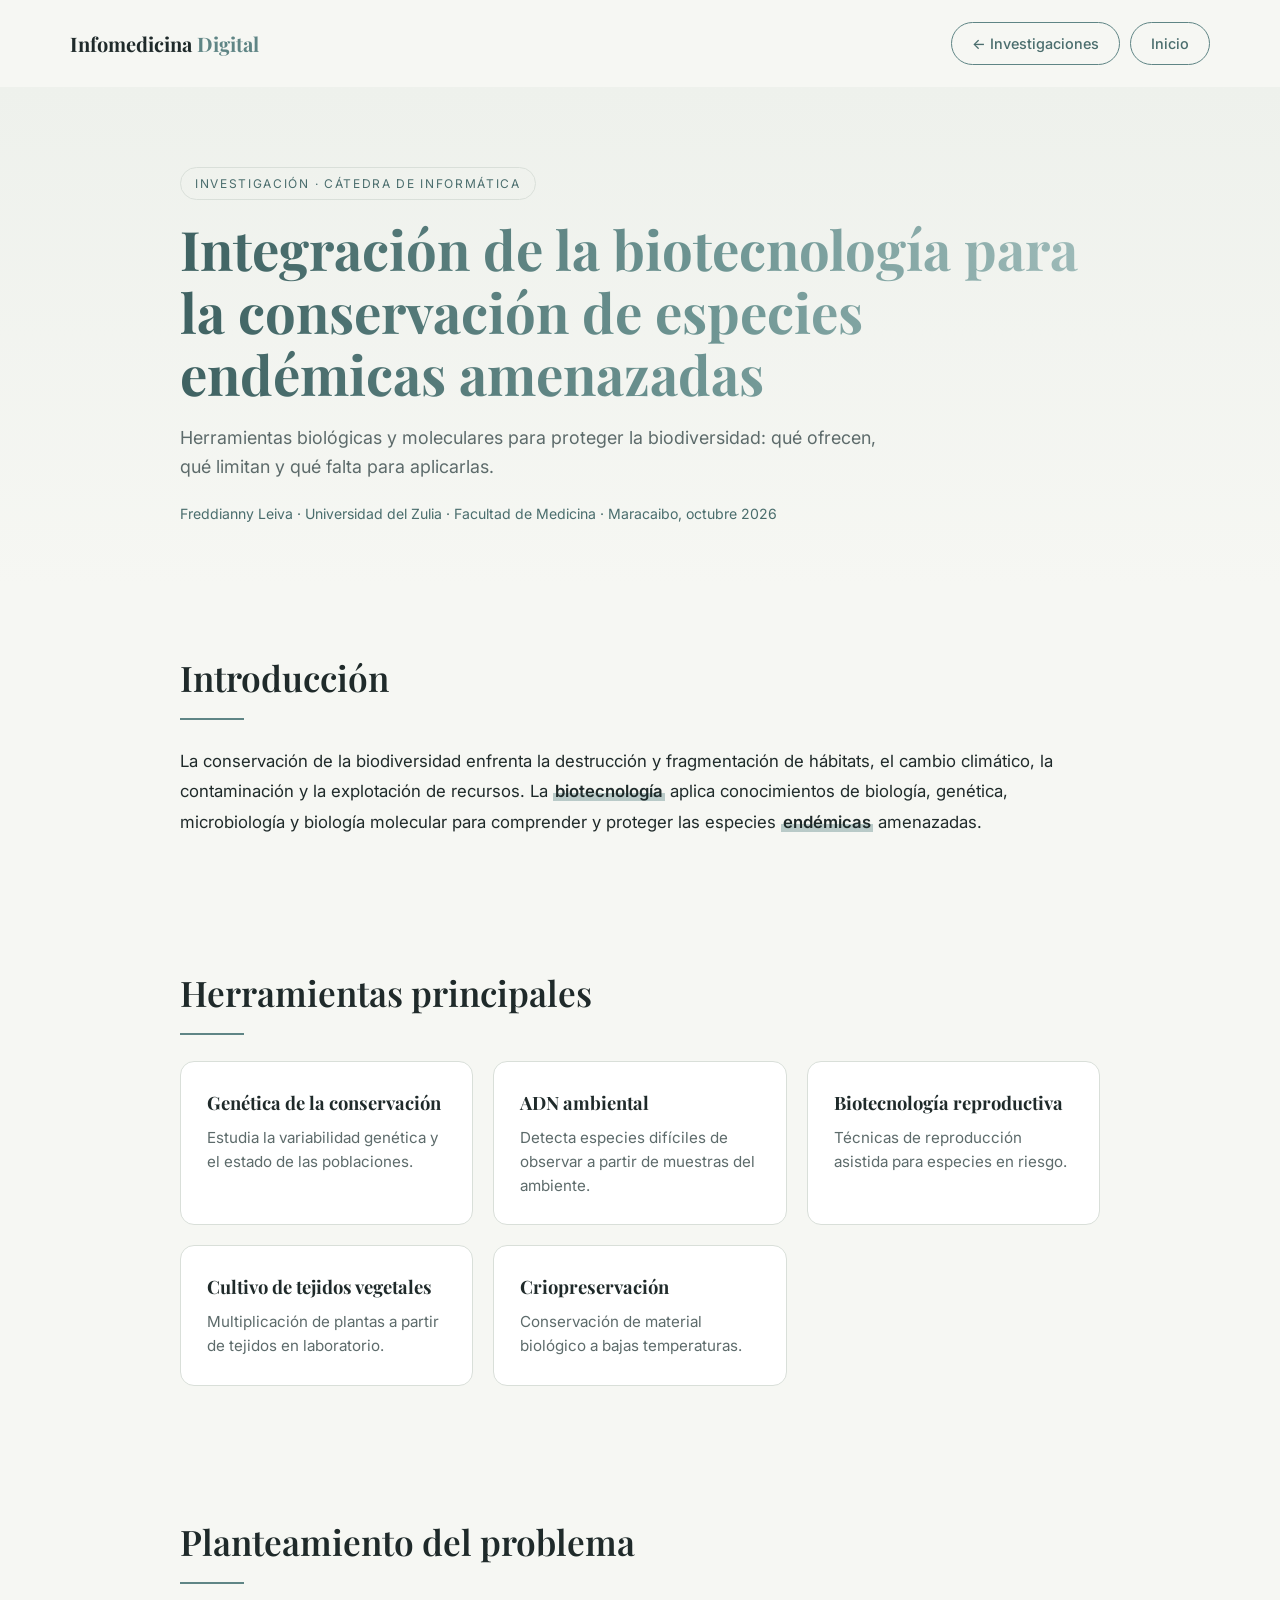
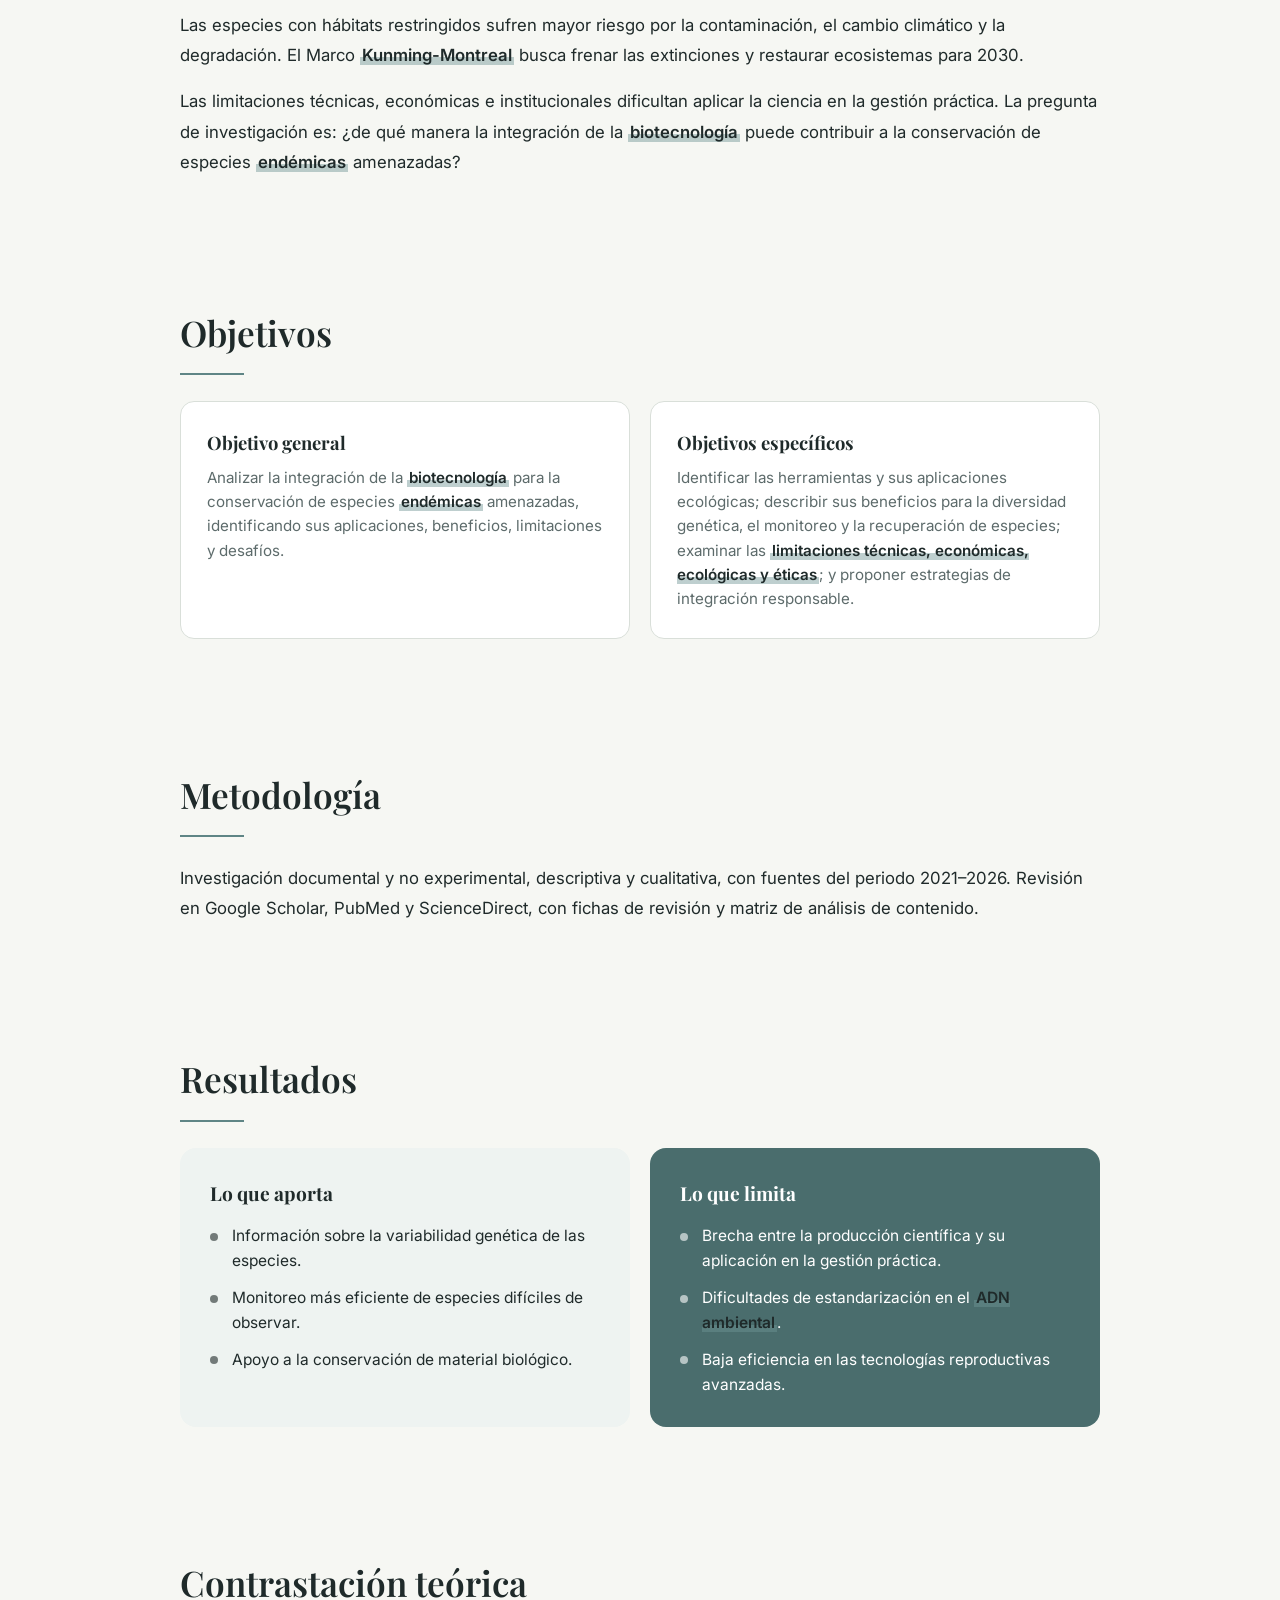
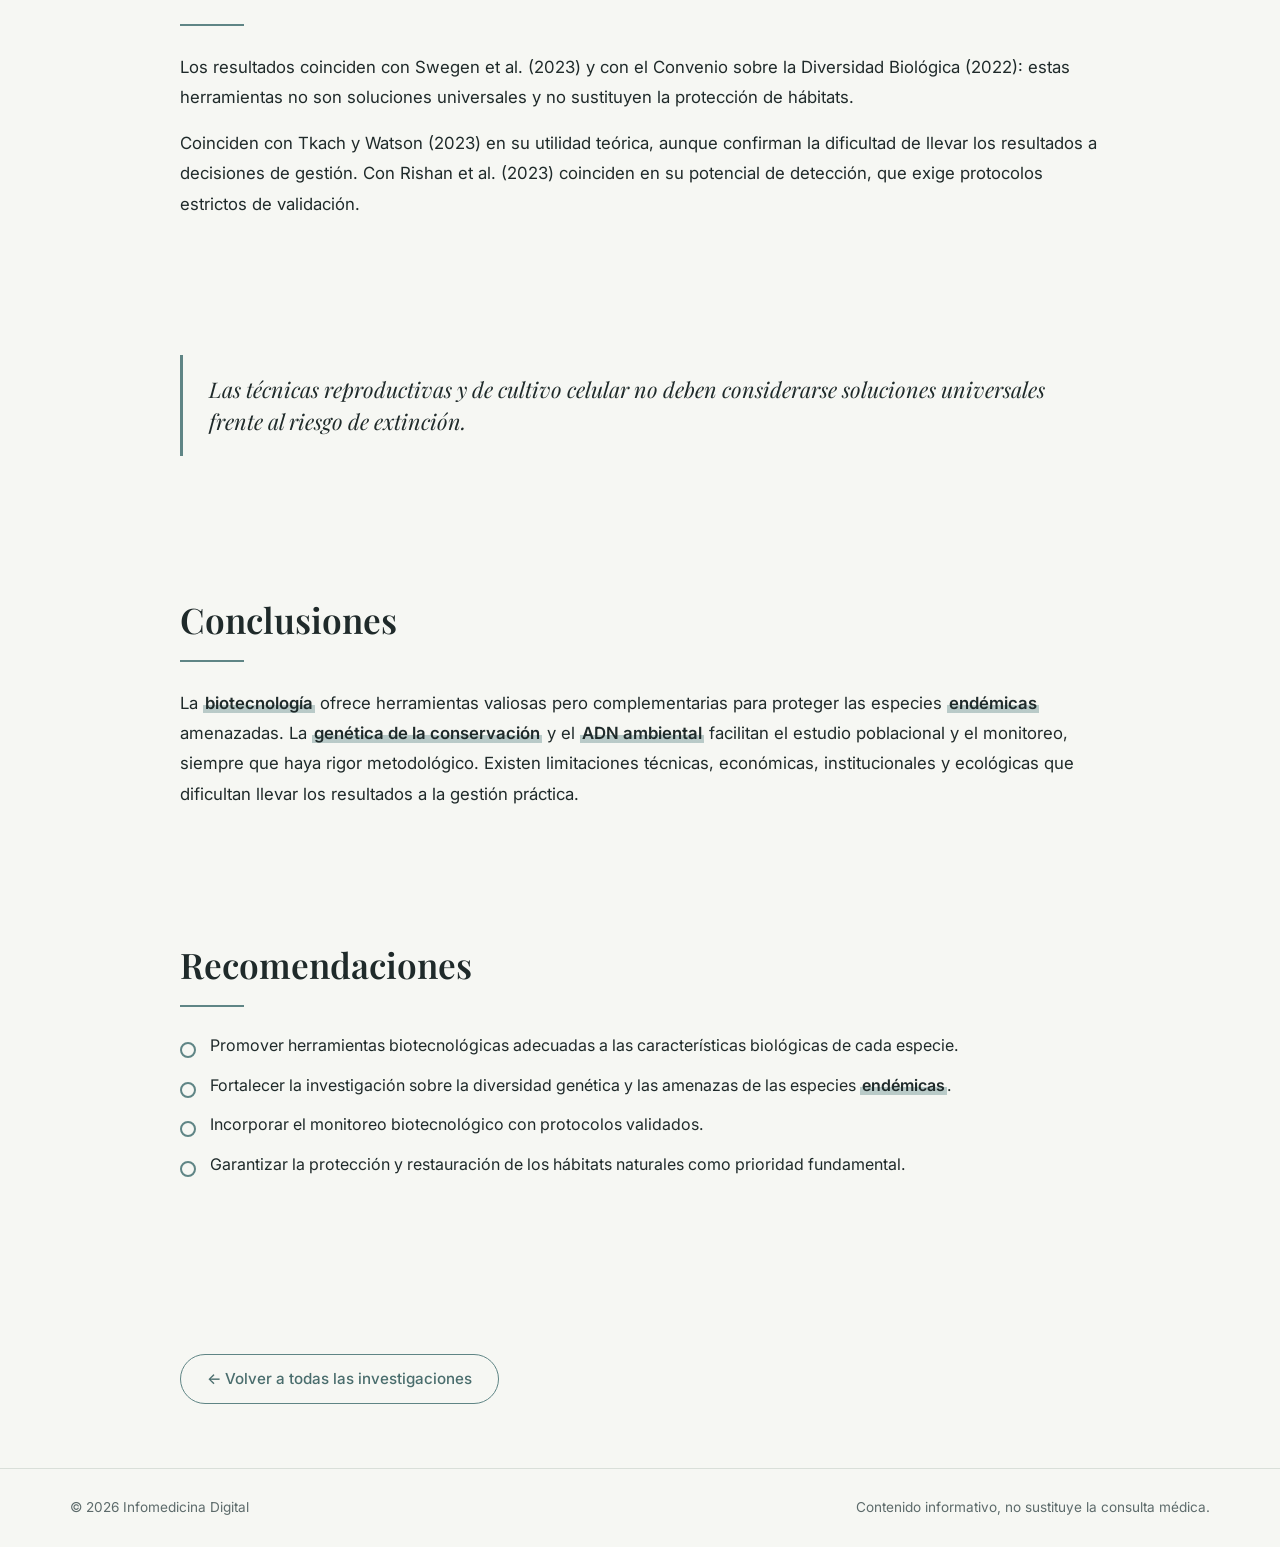
<file: investigaciones/biotecnologia-especies-endemicas.html>
<!doctype html>
<html lang="es">
<head>
  <meta charset="utf-8">
  <meta name="viewport" content="width=device-width, initial-scale=1">
  <title>Integración de la biotecnología para la conservación de especies endémicas amenazadas · Infomedicina Digital</title>
  <link rel="preconnect" href="https://fonts.googleapis.com">
  <link rel="preconnect" href="https://fonts.gstatic.com" crossorigin>
  <link href="https://fonts.googleapis.com/css2?family=Playfair+Display:wght@600;700&family=Inter:wght@400;500;600&display=swap" rel="stylesheet">
  <link rel="stylesheet" href="../styles.css">
  <link rel="stylesheet" href="research.css">
</head>
<body>
<div class="rx-progress" aria-hidden="true"></div>
<header class="site-header">
  <div class="container nav">
    <a class="logo" href="../index.html">Infomedicina <span>Digital</span></a>
    <div style="display:flex;gap:10px;flex-wrap:wrap">
      <a class="btn btn-outline btn-small" href="../index.html#temas">← Investigaciones</a>
      <a class="btn btn-outline btn-small" href="../index.html#inicio">Inicio</a>
    </div>
  </div>
</header>
<main>
  <section class="rx-hero">
    <div class="rx-wrap">
      <span class="kicker">Investigación · Cátedra de Informática</span>
      <h1>Integración de la biotecnología para la conservación de especies endémicas amenazadas</h1>
      <p class="rx-lead">Herramientas biológicas y moleculares para proteger la biodiversidad: qué ofrecen, qué limitan y qué falta para aplicarlas.</p>
      <p class="rx-meta">Freddianny Leiva · Universidad del Zulia · Facultad de Medicina · Maracaibo, octubre 2026</p>
    </div>
  </section>
  <section class="rx-sec reveal "><div class="rx-wrap"><h2 class="rx-h">Introducción</h2><div class="prose"><p>La conservación de la biodiversidad enfrenta la destrucción y fragmentación de hábitats, el cambio climático, la contaminación y la explotación de recursos. La <span class="kw">biotecnología</span> aplica conocimientos de biología, genética, microbiología y biología molecular para comprender y proteger las especies <span class="kw">endémicas</span> amenazadas.</p></div></div></section><section class="rx-sec reveal "><div class="rx-wrap"><h2 class="rx-h">Herramientas principales</h2><div class="cards"><article class="rx-card" style="--d:0.00s"><h3>Genética de la conservación</h3><p>Estudia la variabilidad genética y el estado de las poblaciones.</p></article><article class="rx-card" style="--d:0.10s"><h3>ADN ambiental</h3><p>Detecta especies difíciles de observar a partir de muestras del ambiente.</p></article><article class="rx-card" style="--d:0.20s"><h3>Biotecnología reproductiva</h3><p>Técnicas de reproducción asistida para especies en riesgo.</p></article><article class="rx-card" style="--d:0.30s"><h3>Cultivo de tejidos vegetales</h3><p>Multiplicación de plantas a partir de tejidos en laboratorio.</p></article><article class="rx-card" style="--d:0.40s"><h3>Criopreservación</h3><p>Conservación de material biológico a bajas temperaturas.</p></article></div></div></section><section class="rx-sec reveal "><div class="rx-wrap"><h2 class="rx-h">Planteamiento del problema</h2><div class="prose"><p>Las especies con hábitats restringidos sufren mayor riesgo por la contaminación, el cambio climático y la degradación. El Marco <span class="kw">Kunming-Montreal</span> busca frenar las extinciones y restaurar ecosistemas para 2030.</p><p>Las limitaciones técnicas, económicas e institucionales dificultan aplicar la ciencia en la gestión práctica. La pregunta de investigación es: ¿de qué manera la integración de la <span class="kw">biotecnología</span> puede contribuir a la conservación de especies <span class="kw">endémicas</span> amenazadas?</p></div></div></section><section class="rx-sec reveal "><div class="rx-wrap"><h2 class="rx-h">Objetivos</h2><div class="cards"><article class="rx-card" style="--d:0.00s"><h3>Objetivo general</h3><p>Analizar la integración de la <span class="kw">biotecnología</span> para la conservación de especies <span class="kw">endémicas</span> amenazadas, identificando sus aplicaciones, beneficios, limitaciones y desafíos.</p></article><article class="rx-card" style="--d:0.10s"><h3>Objetivos específicos</h3><p>Identificar las herramientas y sus aplicaciones ecológicas; describir sus beneficios para la diversidad genética, el monitoreo y la recuperación de especies; examinar las <span class="kw">limitaciones técnicas, económicas, ecológicas y éticas</span>; y proponer estrategias de integración responsable.</p></article></div></div></section><section class="rx-sec reveal "><div class="rx-wrap"><h2 class="rx-h">Metodología</h2><div class="prose"><p>Investigación documental y no experimental, descriptiva y cualitativa, con fuentes del periodo 2021–2026. Revisión en Google Scholar, PubMed y ScienceDirect, con fichas de revisión y matriz de análisis de contenido.</p></div></div></section><section class="rx-sec reveal "><div class="rx-wrap"><h2 class="rx-h">Resultados</h2><div class="compare"><div class="cmp cmp-a"><h3>Lo que aporta</h3><ul><li>Información sobre la variabilidad genética de las especies.</li><li>Monitoreo más eficiente de especies difíciles de observar.</li><li>Apoyo a la conservación de material biológico.</li></ul></div><div class="cmp cmp-b"><h3>Lo que limita</h3><ul><li>Brecha entre la producción científica y su aplicación en la gestión práctica.</li><li>Dificultades de estandarización en el <span class="kw">ADN ambiental</span>.</li><li>Baja eficiencia en las tecnologías reproductivas avanzadas.</li></ul></div></div></div></section><section class="rx-sec reveal "><div class="rx-wrap"><h2 class="rx-h">Contrastación teórica</h2><div class="prose"><p>Los resultados coinciden con Swegen et al. (2023) y con el Convenio sobre la Diversidad Biológica (2022): estas herramientas no son soluciones universales y no sustituyen la protección de hábitats.</p><p>Coinciden con Tkach y Watson (2023) en su utilidad teórica, aunque confirman la dificultad de llevar los resultados a decisiones de gestión. Con Rishan et al. (2023) coinciden en su potencial de detección, que exige protocolos estrictos de validación.</p></div></div></section><section class="rx-sec reveal "><div class="rx-wrap"><blockquote class="rx-quote"><p>Las técnicas reproductivas y de cultivo celular no deben considerarse soluciones universales frente al riesgo de extinción.</p></blockquote></div></section><section class="rx-sec reveal "><div class="rx-wrap"><h2 class="rx-h">Conclusiones</h2><div class="prose"><p>La <span class="kw">biotecnología</span> ofrece herramientas valiosas pero complementarias para proteger las especies <span class="kw">endémicas</span> amenazadas. La <span class="kw">genética de la conservación</span> y el <span class="kw">ADN ambiental</span> facilitan el estudio poblacional y el monitoreo, siempre que haya rigor metodológico. Existen limitaciones técnicas, económicas, institucionales y ecológicas que dificultan llevar los resultados a la gestión práctica.</p></div></div></section><section class="rx-sec reveal "><div class="rx-wrap"><h2 class="rx-h">Recomendaciones</h2><ul class="rx-list"><li style="--d:0.00s">Promover herramientas biotecnológicas adecuadas a las características biológicas de cada especie.</li><li style="--d:0.08s">Fortalecer la investigación sobre la diversidad genética y las amenazas de las especies <span class="kw">endémicas</span>.</li><li style="--d:0.16s">Incorporar el monitoreo biotecnológico con protocolos validados.</li><li style="--d:0.24s">Garantizar la protección y restauración de los hábitats naturales como prioridad fundamental.</li></ul></div></section>
  <section class="rx-sec"><div class="rx-wrap rx-back"><a class="btn btn-outline" href="../index.html#temas">← Volver a todas las investigaciones</a></div></section>
</main>
<footer class="site-footer">
  <div class="container footer-inner">
    <span>© 2026 Infomedicina Digital</span>
    <span>Contenido informativo, no sustituye la consulta médica.</span>
  </div>
</footer>
<script src="research.js" defer></script>
</body>
</html>
</file>
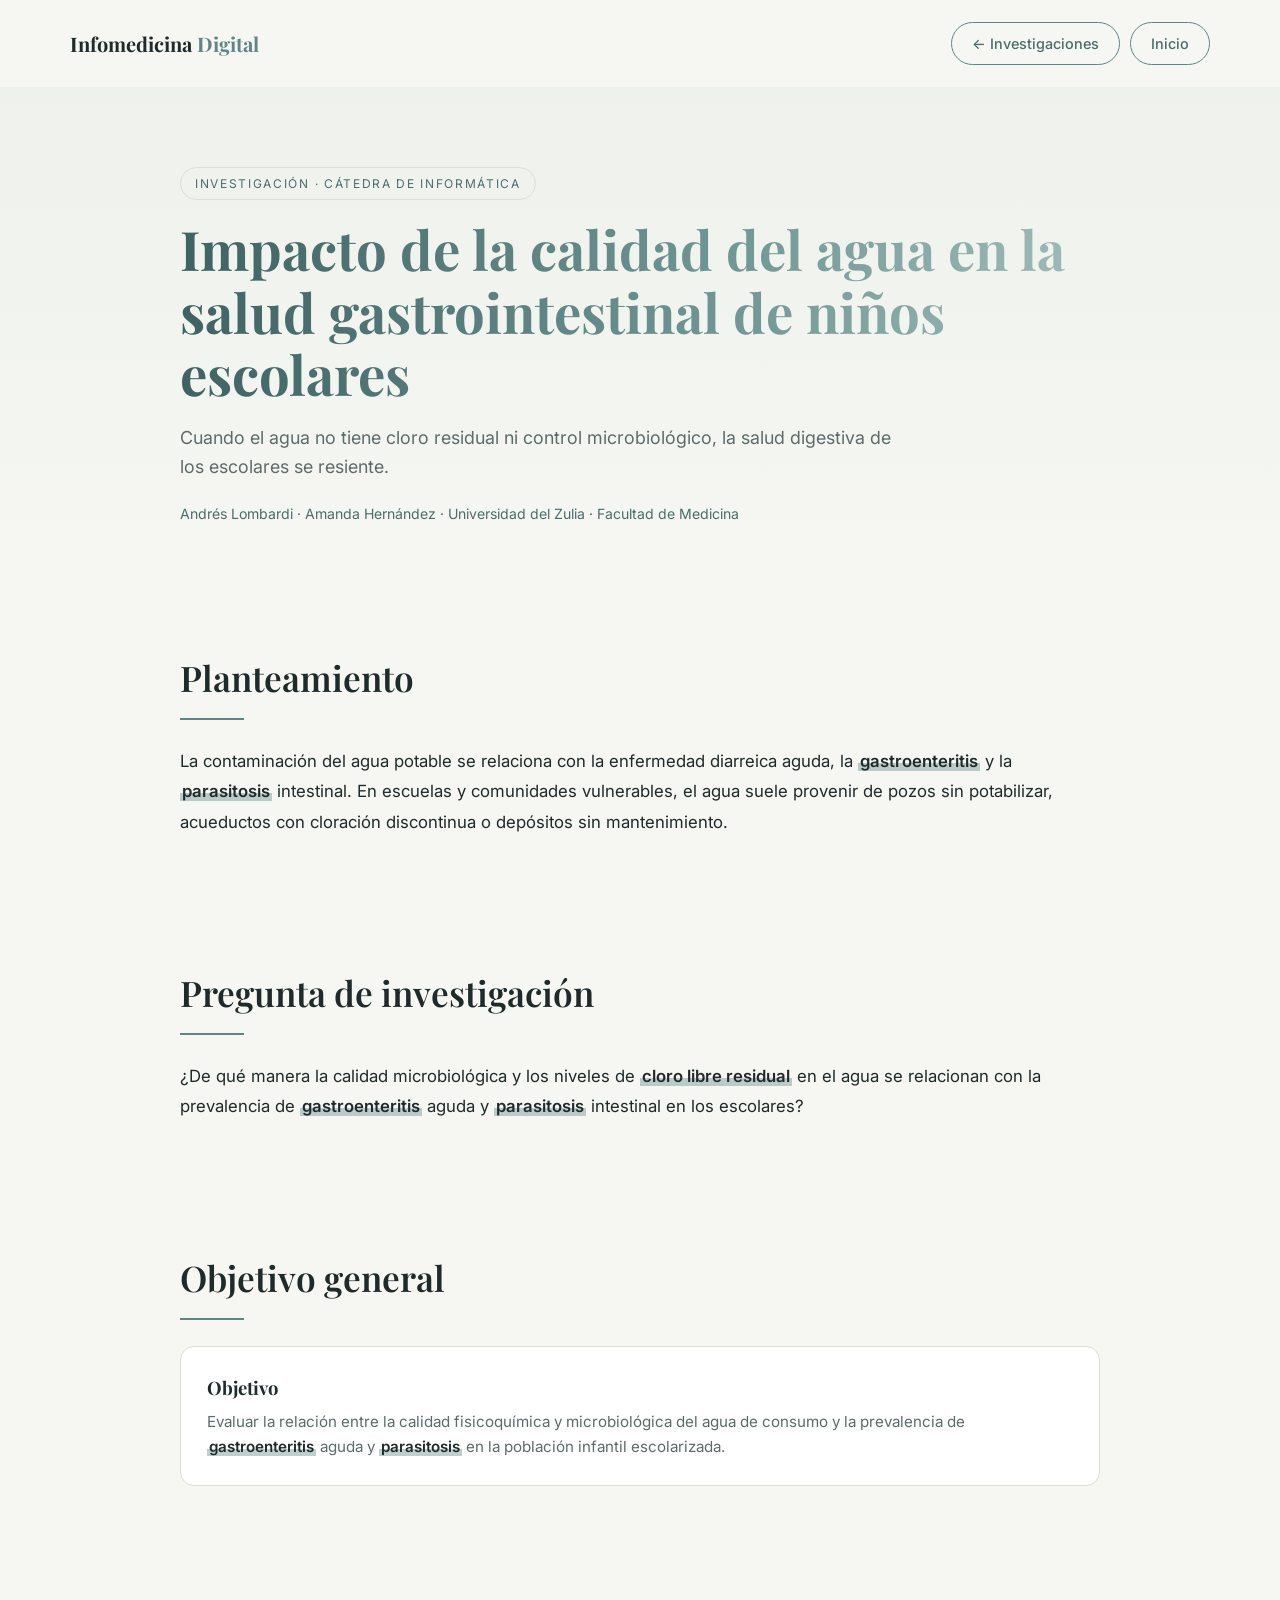
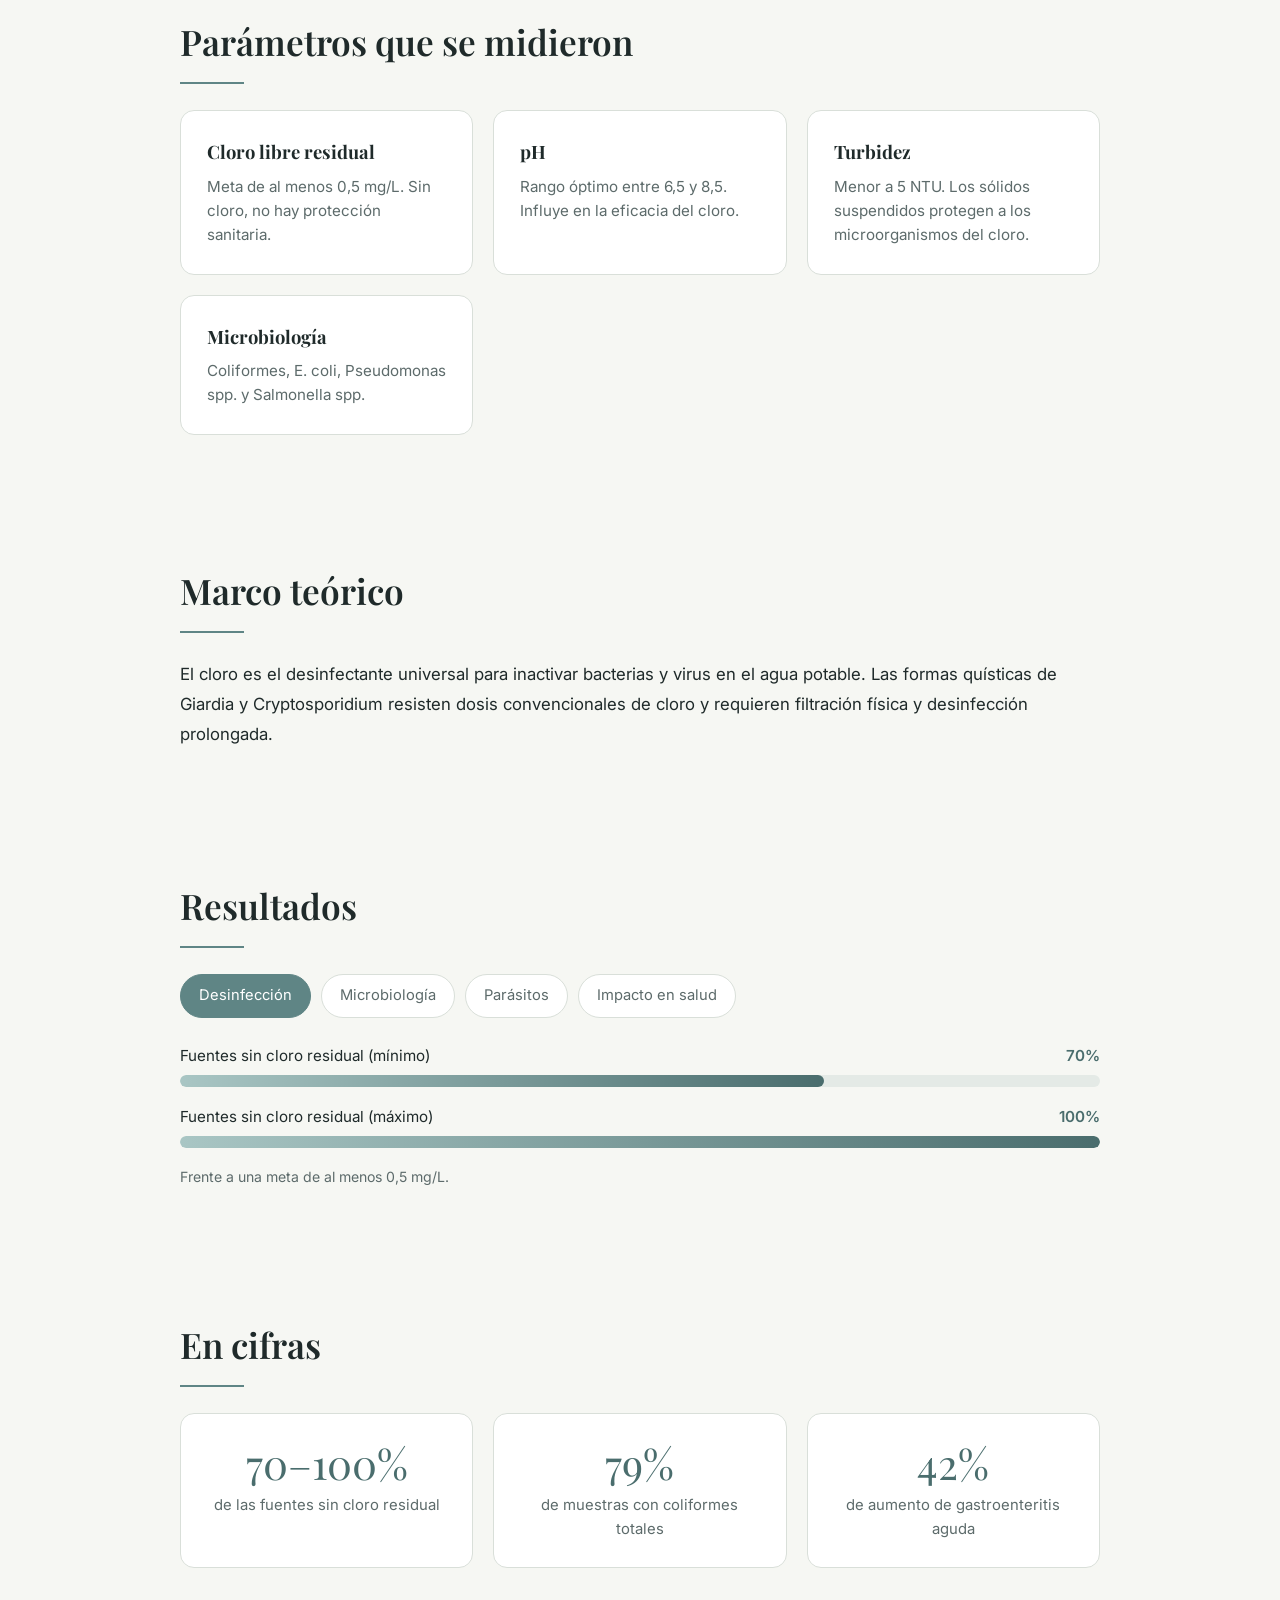
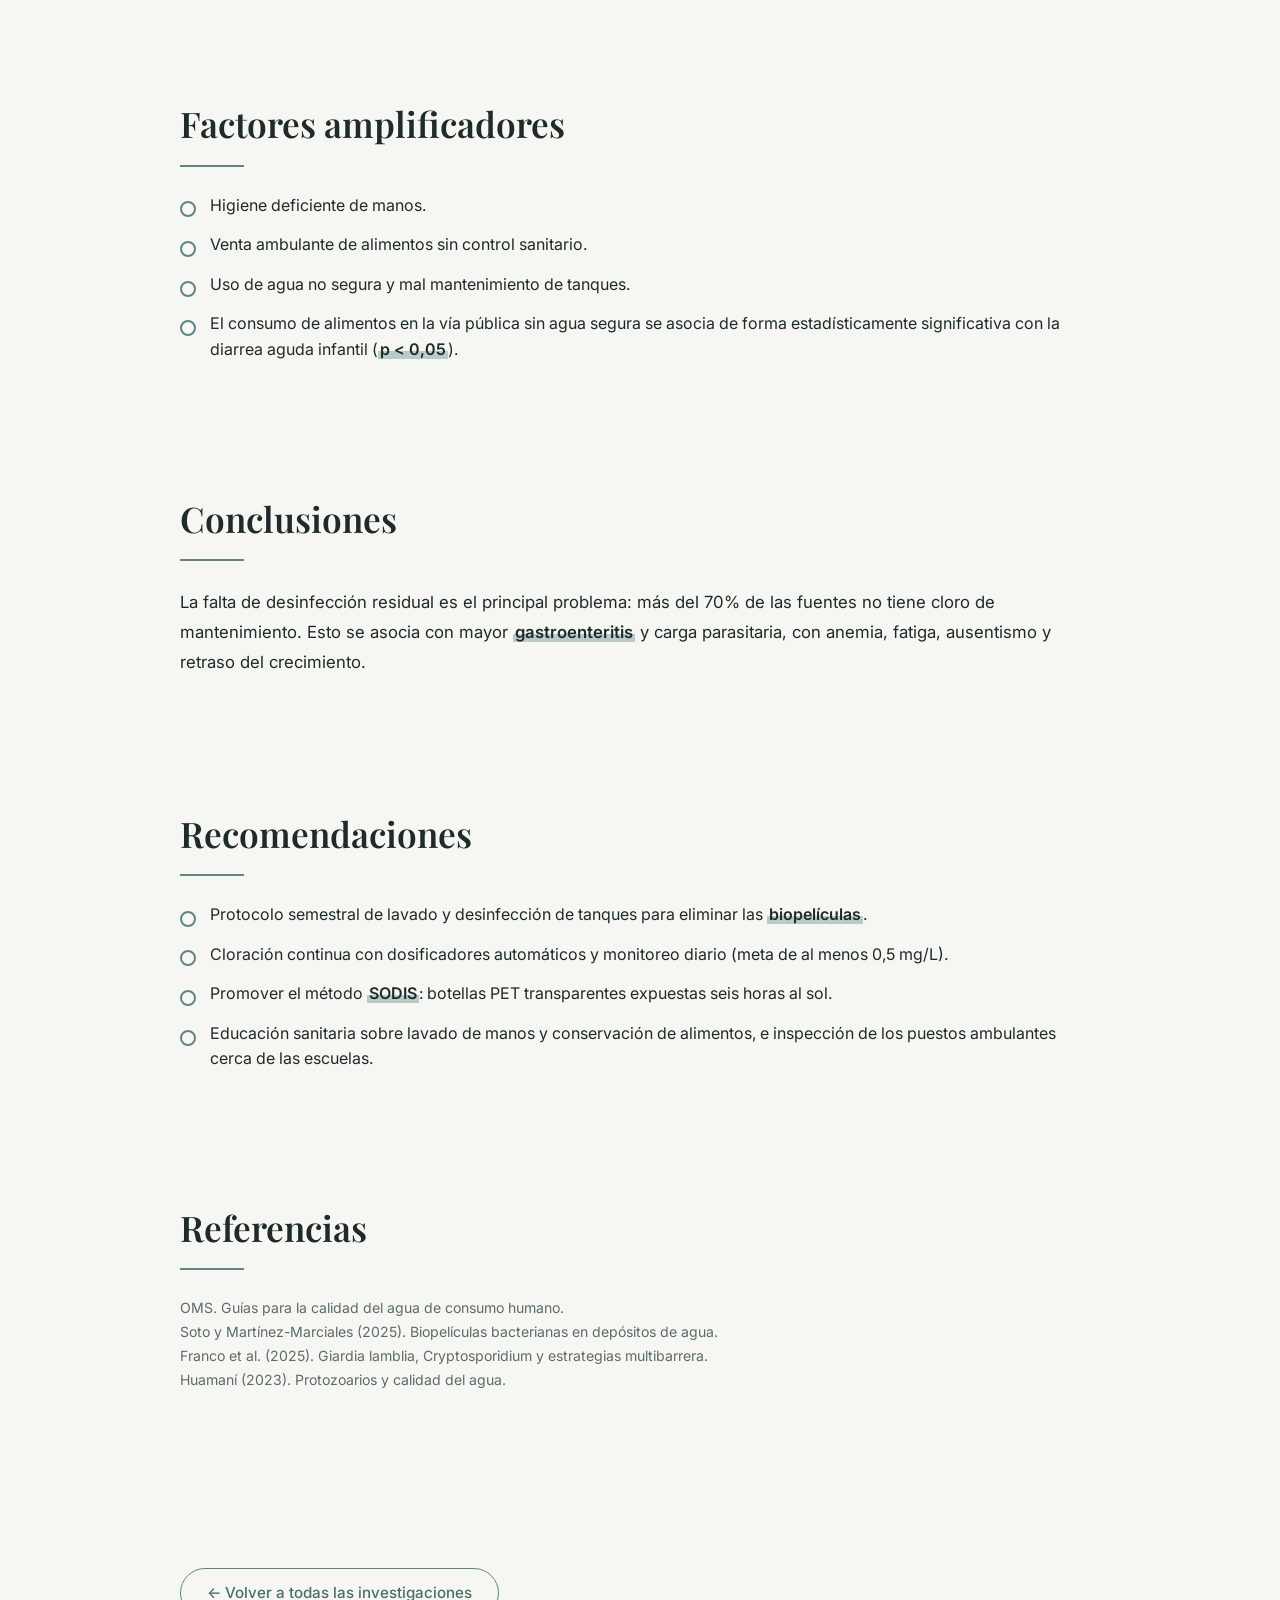
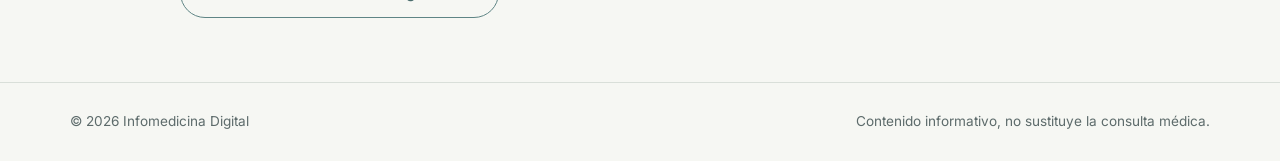
<file: investigaciones/calidad-agua-salud-gastrointestinal.html>
<!doctype html>
<html lang="es">
<head>
  <meta charset="utf-8">
  <meta name="viewport" content="width=device-width, initial-scale=1">
  <title>Impacto de la calidad del agua en la salud gastrointestinal de niños escolares · Infomedicina Digital</title>
  <link rel="preconnect" href="https://fonts.googleapis.com">
  <link rel="preconnect" href="https://fonts.gstatic.com" crossorigin>
  <link href="https://fonts.googleapis.com/css2?family=Playfair+Display:wght@600;700&family=Inter:wght@400;500;600&display=swap" rel="stylesheet">
  <link rel="stylesheet" href="../styles.css">
  <link rel="stylesheet" href="research.css">
</head>
<body>
<div class="rx-progress" aria-hidden="true"></div>
<header class="site-header">
  <div class="container nav">
    <a class="logo" href="../index.html">Infomedicina <span>Digital</span></a>
    <div style="display:flex;gap:10px;flex-wrap:wrap">
      <a class="btn btn-outline btn-small" href="../index.html#temas">← Investigaciones</a>
      <a class="btn btn-outline btn-small" href="../index.html#inicio">Inicio</a>
    </div>
  </div>
</header>
<main>
  <section class="rx-hero">
    <div class="rx-wrap">
      <span class="kicker">Investigación · Cátedra de Informática</span>
      <h1>Impacto de la calidad del agua en la salud gastrointestinal de niños escolares</h1>
      <p class="rx-lead">Cuando el agua no tiene cloro residual ni control microbiológico, la salud digestiva de los escolares se resiente.</p>
      <p class="rx-meta">Andrés Lombardi · Amanda Hernández · Universidad del Zulia · Facultad de Medicina</p>
    </div>
  </section>
  <section class="rx-sec reveal "><div class="rx-wrap"><h2 class="rx-h">Planteamiento</h2><div class="prose"><p>La contaminación del agua potable se relaciona con la enfermedad diarreica aguda, la <span class="kw">gastroenteritis</span> y la <span class="kw">parasitosis</span> intestinal. En escuelas y comunidades vulnerables, el agua suele provenir de pozos sin potabilizar, acueductos con cloración discontinua o depósitos sin mantenimiento.</p></div></div></section><section class="rx-sec reveal "><div class="rx-wrap"><h2 class="rx-h">Pregunta de investigación</h2><div class="prose"><p>¿De qué manera la calidad microbiológica y los niveles de <span class="kw">cloro libre residual</span> en el agua se relacionan con la prevalencia de <span class="kw">gastroenteritis</span> aguda y <span class="kw">parasitosis</span> intestinal en los escolares?</p></div></div></section><section class="rx-sec reveal "><div class="rx-wrap"><h2 class="rx-h">Objetivo general</h2><div class="cards"><article class="rx-card" style="--d:0.00s"><h3>Objetivo</h3><p>Evaluar la relación entre la calidad fisicoquímica y microbiológica del agua de consumo y la prevalencia de <span class="kw">gastroenteritis</span> aguda y <span class="kw">parasitosis</span> en la población infantil escolarizada.</p></article></div></div></section><section class="rx-sec reveal "><div class="rx-wrap"><h2 class="rx-h">Parámetros que se midieron</h2><div class="cards"><article class="rx-card" style="--d:0.00s"><h3>Cloro libre residual</h3><p>Meta de al menos 0,5 mg/L. Sin cloro, no hay protección sanitaria.</p></article><article class="rx-card" style="--d:0.10s"><h3>pH</h3><p>Rango óptimo entre 6,5 y 8,5. Influye en la eficacia del cloro.</p></article><article class="rx-card" style="--d:0.20s"><h3>Turbidez</h3><p>Menor a 5 NTU. Los sólidos suspendidos protegen a los microorganismos del cloro.</p></article><article class="rx-card" style="--d:0.30s"><h3>Microbiología</h3><p>Coliformes, E. coli, Pseudomonas spp. y Salmonella spp.</p></article></div></div></section><section class="rx-sec reveal "><div class="rx-wrap"><h2 class="rx-h">Marco teórico</h2><div class="prose"><p>El cloro es el desinfectante universal para inactivar bacterias y virus en el agua potable. Las formas quísticas de Giardia y Cryptosporidium resisten dosis convencionales de cloro y requieren filtración física y desinfección prolongada.</p></div></div></section><section class="rx-sec reveal "><div class="rx-wrap"><h2 class="rx-h">Resultados</h2><div data-tabs><div class="tab-list"><button class="tab-btn active" data-tab="0">Desinfección</button><button class="tab-btn" data-tab="1">Microbiología</button><button class="tab-btn" data-tab="2">Parásitos</button><button class="tab-btn" data-tab="3">Impacto en salud</button></div><div class="tab-panel active" data-panel="0"><div class="bars"><div class="bar-row"><div class="bar-head"><span>Fuentes sin cloro residual (mínimo)</span><span class="bar-val">70%</span></div><div class="bar-track"><div class="bar-fill" style="--w:70%;--i:0"></div></div></div><div class="bar-row"><div class="bar-head"><span>Fuentes sin cloro residual (máximo)</span><span class="bar-val">100%</span></div><div class="bar-track"><div class="bar-fill" style="--w:100%;--i:1"></div></div></div></div><p class="tab-note">Frente a una meta de al menos 0,5 mg/L.</p></div><div class="tab-panel" data-panel="1"><div class="bars"><div class="bar-row"><div class="bar-head"><span>Coliformes totales</span><span class="bar-val">84%</span></div><div class="bar-track"><div class="bar-fill" style="--w:84%;--i:0"></div></div></div><div class="bar-row"><div class="bar-head"><span>Pseudomonas spp.</span><span class="bar-val">73%</span></div><div class="bar-track"><div class="bar-fill" style="--w:73%;--i:1"></div></div></div><div class="bar-row"><div class="bar-head"><span>Coliformes fecales</span><span class="bar-val">72%</span></div><div class="bar-track"><div class="bar-fill" style="--w:72%;--i:2"></div></div></div><div class="bar-row"><div class="bar-head"><span>E. coli</span><span class="bar-val">21%</span></div><div class="bar-track"><div class="bar-fill" style="--w:21%;--i:3"></div></div></div><div class="bar-row"><div class="bar-head"><span>Salmonella spp.</span><span class="bar-val">10,5%</span></div><div class="bar-track"><div class="bar-fill" style="--w:10.5%;--i:4"></div></div></div></div></div><div class="tab-panel" data-panel="2"><div class="bars"><div class="bar-row"><div class="bar-head"><span>Ameba</span><span class="bar-val">50%</span></div><div class="bar-track"><div class="bar-fill" style="--w:50%;--i:0"></div></div></div><div class="bar-row"><div class="bar-head"><span>Giardia</span><span class="bar-val">13–22%</span></div><div class="bar-track"><div class="bar-fill" style="--w:22%;--i:1"></div></div></div><div class="bar-row"><div class="bar-head"><span>Cryptosporidium</span><span class="bar-val">4–8%</span></div><div class="bar-track"><div class="bar-fill" style="--w:8%;--i:2"></div></div></div></div><p class="tab-note">En Giardia y Cryptosporidium se muestra el extremo superior del rango.</p></div><div class="tab-panel" data-panel="3"><div class="bars"><div class="bar-row"><div class="bar-head"><span>Aumento de gastroenteritis aguda</span><span class="bar-val">45%</span></div><div class="bar-track"><div class="bar-fill" style="--w:45%;--i:0"></div></div></div><div class="bar-row"><div class="bar-head"><span>Niños con parasitosis (antecedentes regionales, máximo)</span><span class="bar-val">hasta 74%</span></div><div class="bar-track"><div class="bar-fill" style="--w:74%;--i:1"></div></div></div></div><p class="tab-note">El dato de parasitosis proviene de antecedentes en Colombia, Ecuador, Paraguay y Perú.</p></div></div></div></section><section class="rx-sec reveal "><div class="rx-wrap"><h2 class="rx-h">En cifras</h2><div class="stats"><div class="stat"><div class="num">70–100%</div><div class="stat-label">de las fuentes sin cloro residual</div></div><div class="stat"><div class="num" data-target="84" data-prefix="" data-suffix="%" data-dec="0">0%</div><div class="stat-label">de muestras con coliformes totales</div></div><div class="stat"><div class="num" data-target="45" data-prefix="" data-suffix="%" data-dec="0">0%</div><div class="stat-label">de aumento de gastroenteritis aguda</div></div></div></div></section><section class="rx-sec reveal "><div class="rx-wrap"><h2 class="rx-h">Factores amplificadores</h2><ul class="rx-list"><li style="--d:0.00s">Higiene deficiente de manos.</li><li style="--d:0.08s">Venta ambulante de alimentos sin control sanitario.</li><li style="--d:0.16s">Uso de agua no segura y mal mantenimiento de tanques.</li><li style="--d:0.24s">El consumo de alimentos en la vía pública sin agua segura se asocia de forma estadísticamente significativa con la diarrea aguda infantil (<span class="kw">p &lt; 0,05</span>).</li></ul></div></section><section class="rx-sec reveal "><div class="rx-wrap"><h2 class="rx-h">Conclusiones</h2><div class="prose"><p>La falta de desinfección residual es el principal problema: más del 70% de las fuentes no tiene cloro de mantenimiento. Esto se asocia con mayor <span class="kw">gastroenteritis</span> y carga parasitaria, con anemia, fatiga, ausentismo y retraso del crecimiento.</p></div></div></section><section class="rx-sec reveal "><div class="rx-wrap"><h2 class="rx-h">Recomendaciones</h2><ul class="rx-list"><li style="--d:0.00s">Protocolo semestral de lavado y desinfección de tanques para eliminar las <span class="kw">biopelículas</span>.</li><li style="--d:0.08s">Cloración continua con dosificadores automáticos y monitoreo diario (meta de al menos 0,5 mg/L).</li><li style="--d:0.16s">Promover el método <span class="kw">SODIS</span>: botellas PET transparentes expuestas seis horas al sol.</li><li style="--d:0.24s">Educación sanitaria sobre lavado de manos y conservación de alimentos, e inspección de los puestos ambulantes cerca de las escuelas.</li></ul></div></section><section class="rx-sec reveal "><div class="rx-wrap"><h2 class="rx-h">Referencias</h2><div class="refs">OMS. Guías para la calidad del agua de consumo humano.<br>Soto y Martínez-Marciales (2025). Biopelículas bacterianas en depósitos de agua.<br>Franco et al. (2025). Giardia lamblia, Cryptosporidium y estrategias multibarrera.<br>Huamaní (2023). Protozoarios y calidad del agua.</div></div></section>
  <section class="rx-sec"><div class="rx-wrap rx-back"><a class="btn btn-outline" href="../index.html#temas">← Volver a todas las investigaciones</a></div></section>
</main>
<footer class="site-footer">
  <div class="container footer-inner">
    <span>© 2026 Infomedicina Digital</span>
    <span>Contenido informativo, no sustituye la consulta médica.</span>
  </div>
</footer>
<script src="research.js" defer></script>
</body>
</html>
</file>
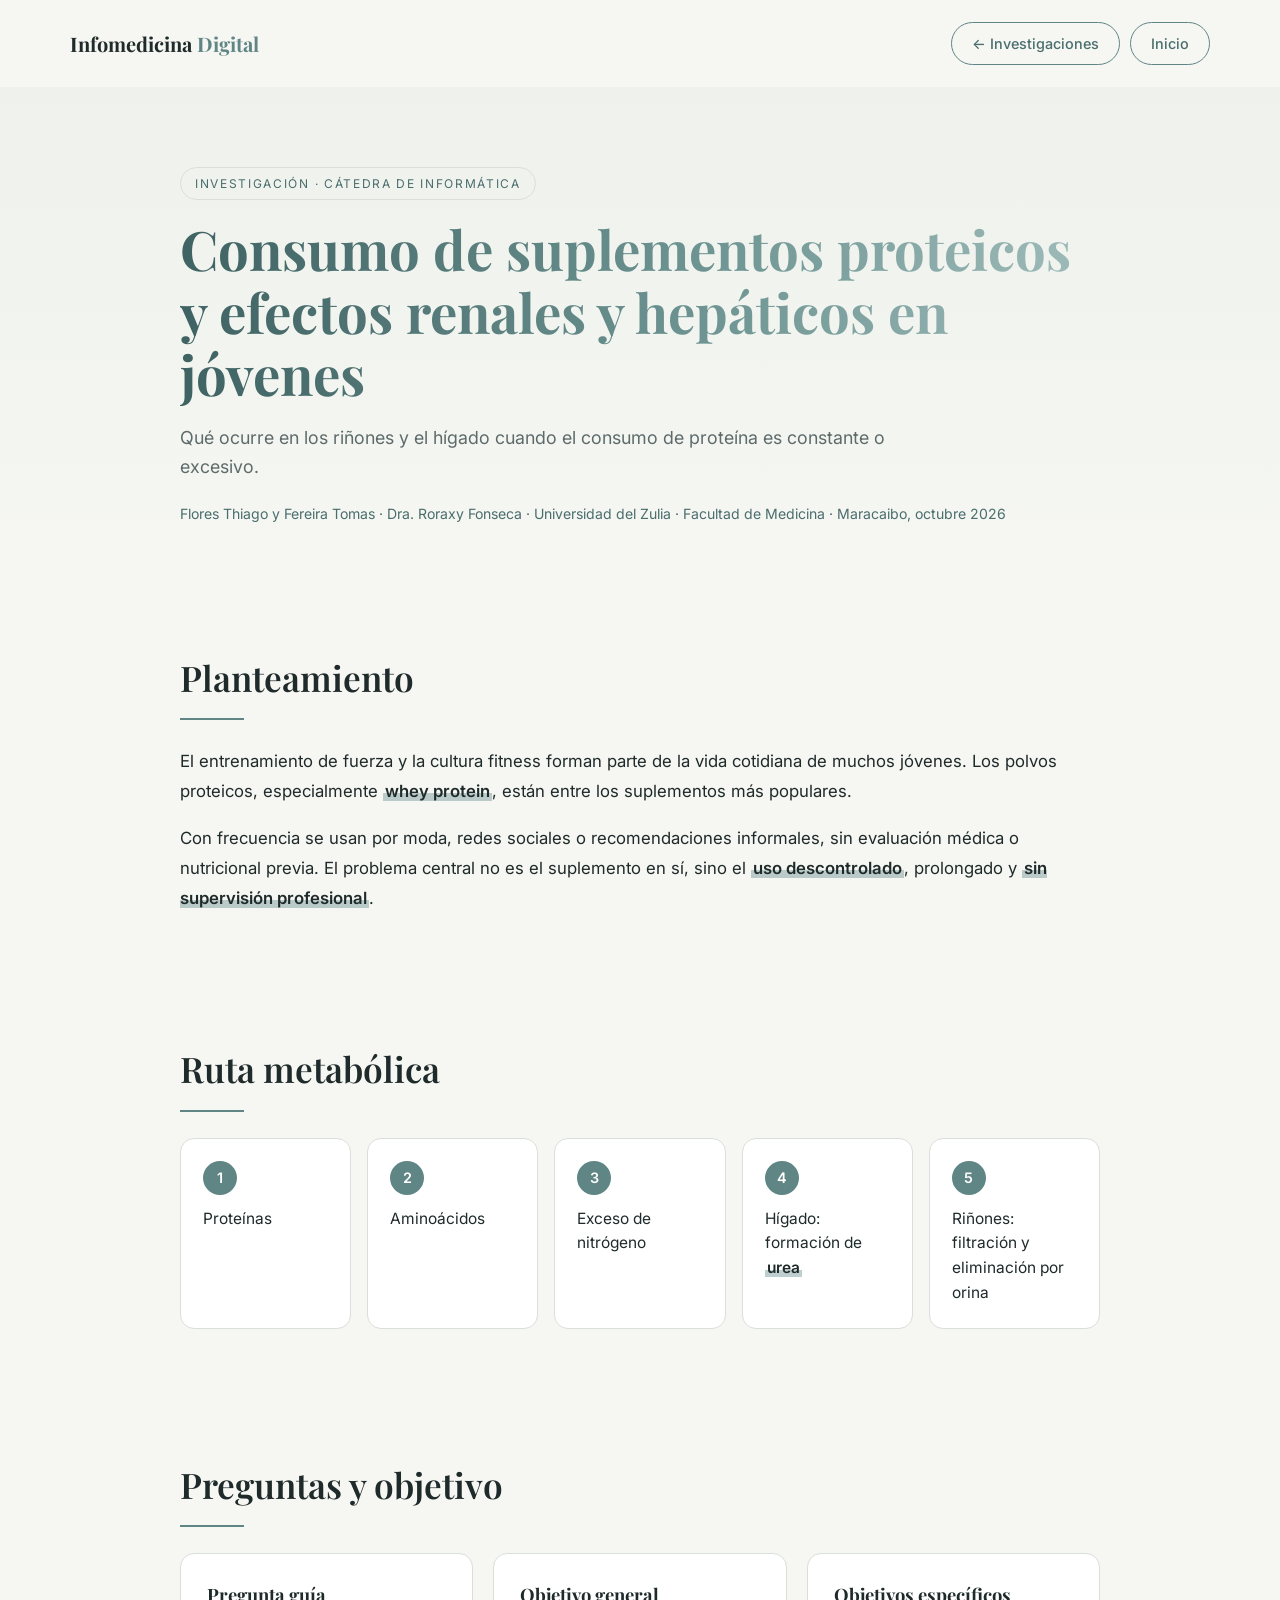
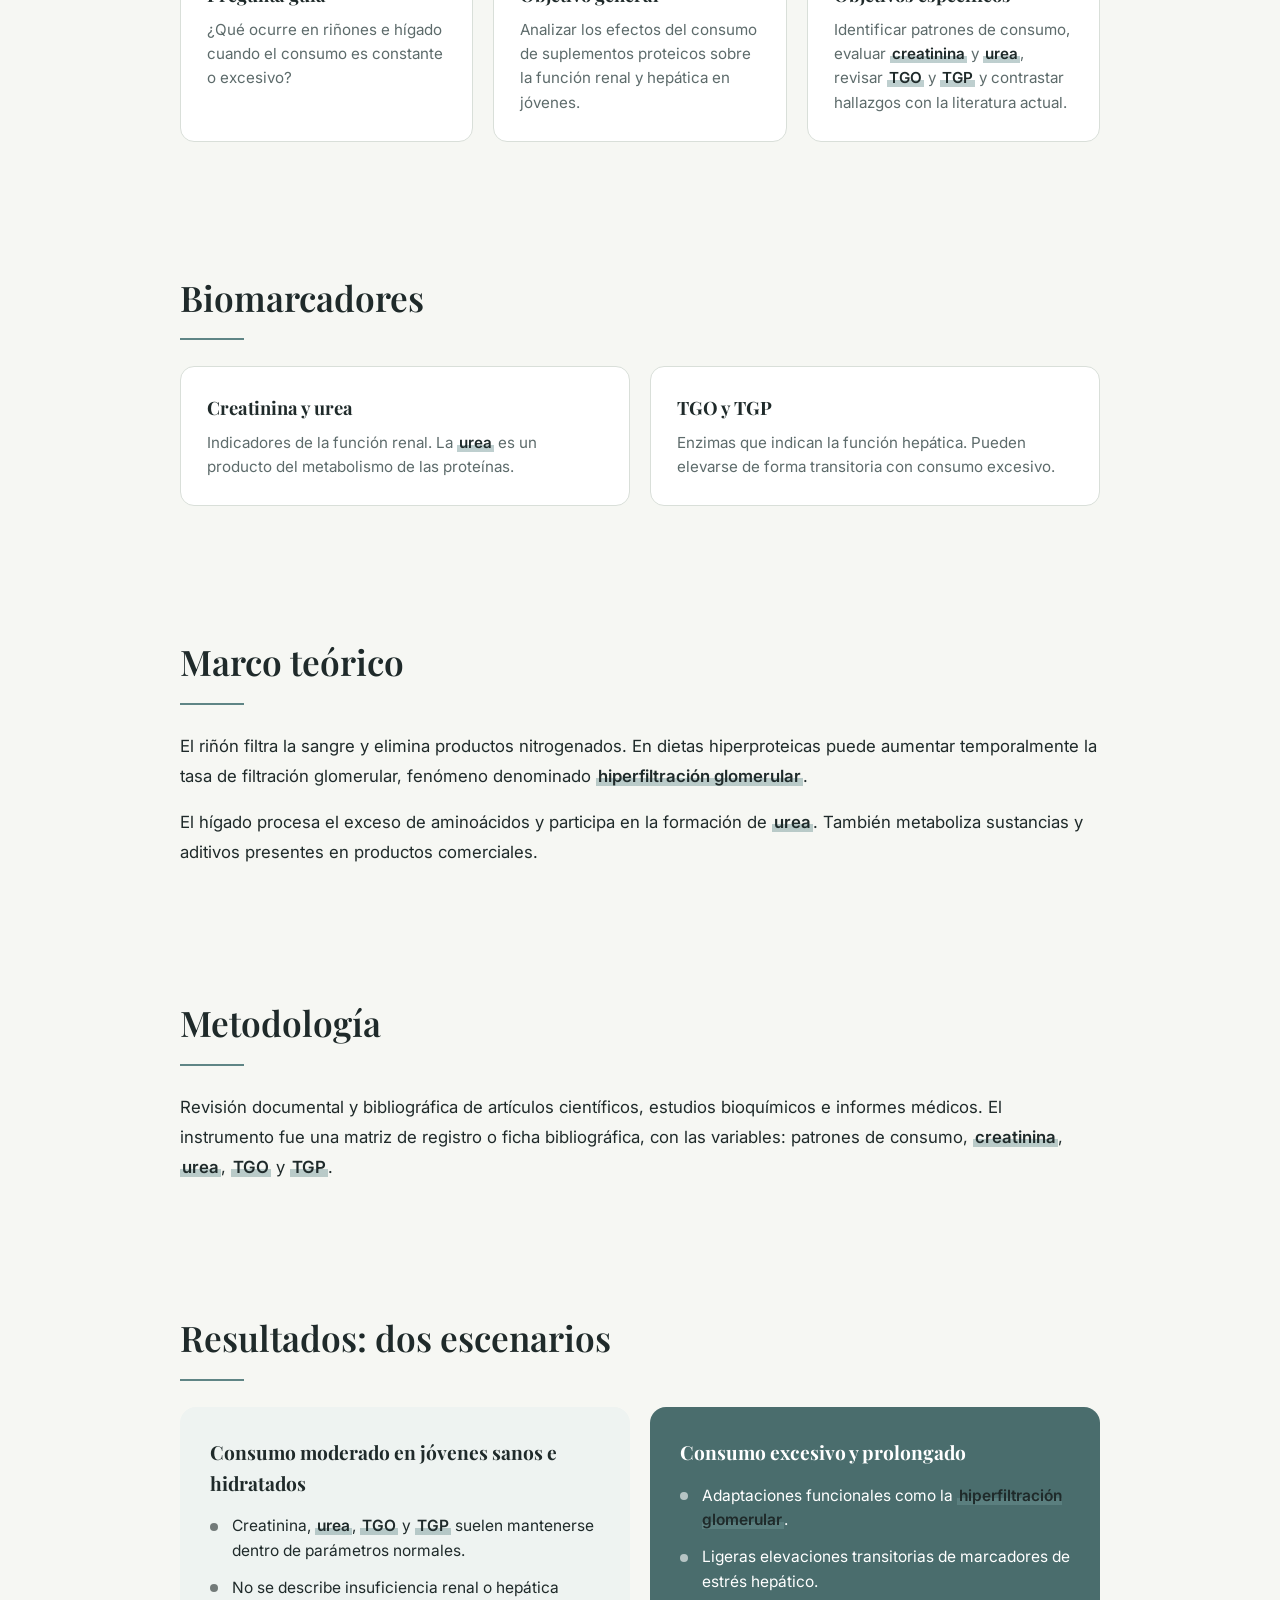
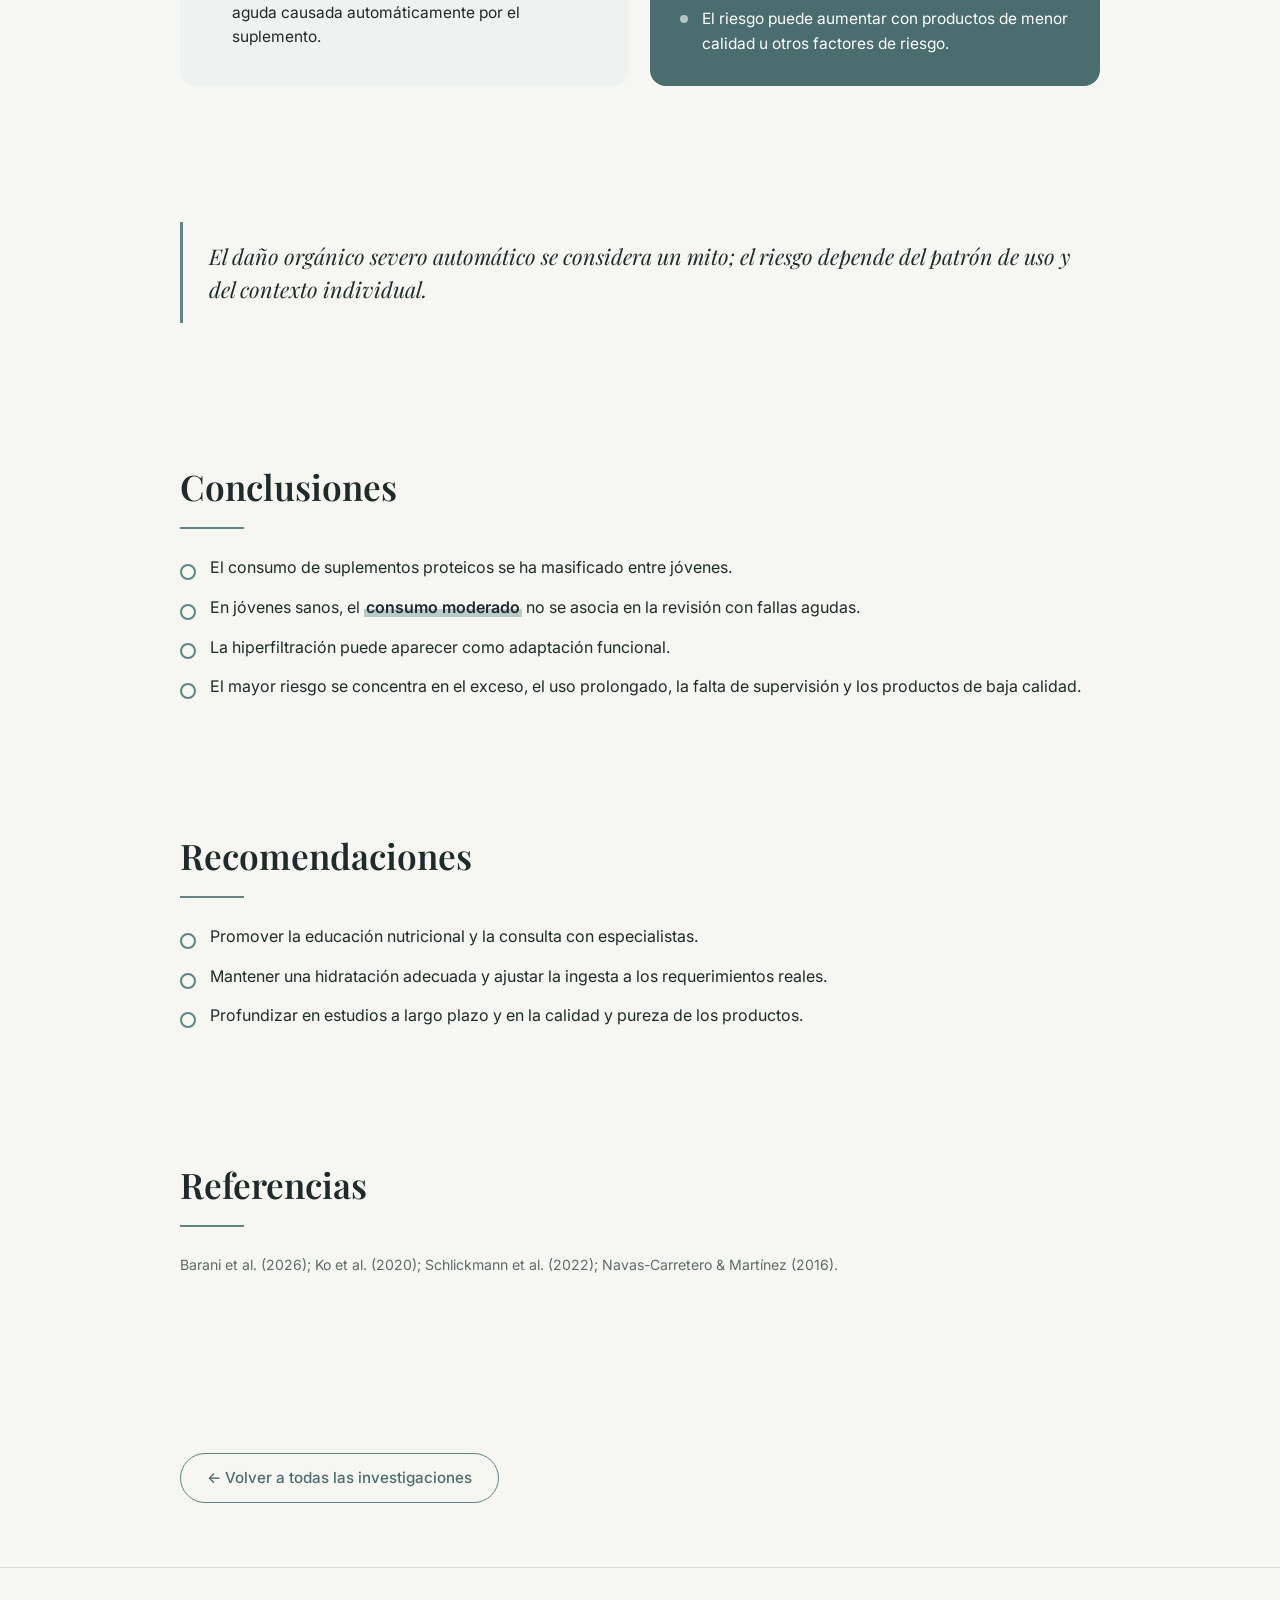
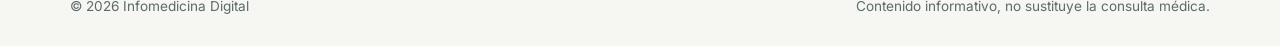
<file: investigaciones/consumo-suplementos-proteicos.html>
<!doctype html>
<html lang="es">
<head>
  <meta charset="utf-8">
  <meta name="viewport" content="width=device-width, initial-scale=1">
  <title>Consumo de suplementos proteicos y efectos renales y hepáticos en jóvenes · Infomedicina Digital</title>
  <link rel="preconnect" href="https://fonts.googleapis.com">
  <link rel="preconnect" href="https://fonts.gstatic.com" crossorigin>
  <link href="https://fonts.googleapis.com/css2?family=Playfair+Display:wght@600;700&family=Inter:wght@400;500;600&display=swap" rel="stylesheet">
  <link rel="stylesheet" href="../styles.css">
  <link rel="stylesheet" href="research.css">
</head>
<body>
<div class="rx-progress" aria-hidden="true"></div>
<header class="site-header">
  <div class="container nav">
    <a class="logo" href="../index.html">Infomedicina <span>Digital</span></a>
    <div style="display:flex;gap:10px;flex-wrap:wrap">
      <a class="btn btn-outline btn-small" href="../index.html#temas">← Investigaciones</a>
      <a class="btn btn-outline btn-small" href="../index.html#inicio">Inicio</a>
    </div>
  </div>
</header>
<main>
  <section class="rx-hero">
    <div class="rx-wrap">
      <span class="kicker">Investigación · Cátedra de Informática</span>
      <h1>Consumo de suplementos proteicos y efectos renales y hepáticos en jóvenes</h1>
      <p class="rx-lead">Qué ocurre en los riñones y el hígado cuando el consumo de proteína es constante o excesivo.</p>
      <p class="rx-meta">Flores Thiago y Fereira Tomas · Dra. Roraxy Fonseca · Universidad del Zulia · Facultad de Medicina · Maracaibo, octubre 2026</p>
    </div>
  </section>
  <section class="rx-sec reveal "><div class="rx-wrap"><h2 class="rx-h">Planteamiento</h2><div class="prose"><p>El entrenamiento de fuerza y la cultura fitness forman parte de la vida cotidiana de muchos jóvenes. Los polvos proteicos, especialmente <span class="kw">whey protein</span>, están entre los suplementos más populares.</p><p>Con frecuencia se usan por moda, redes sociales o recomendaciones informales, sin evaluación médica o nutricional previa. El problema central no es el suplemento en sí, sino el <span class="kw">uso descontrolado</span>, prolongado y <span class="kw">sin supervisión profesional</span>.</p></div></div></section><section class="rx-sec reveal "><div class="rx-wrap"><h2 class="rx-h">Ruta metabólica</h2><div class="flow"><div class="step" style="--d:0.00s"><span class="step-n">1</span><p>Proteínas</p></div><div class="step" style="--d:0.15s"><span class="step-n">2</span><p>Aminoácidos</p></div><div class="step" style="--d:0.30s"><span class="step-n">3</span><p>Exceso de nitrógeno</p></div><div class="step" style="--d:0.45s"><span class="step-n">4</span><p>Hígado: formación de <span class="kw">urea</span></p></div><div class="step" style="--d:0.60s"><span class="step-n">5</span><p>Riñones: filtración y eliminación por orina</p></div></div></div></section><section class="rx-sec reveal "><div class="rx-wrap"><h2 class="rx-h">Preguntas y objetivo</h2><div class="cards"><article class="rx-card" style="--d:0.00s"><h3>Pregunta guía</h3><p>¿Qué ocurre en riñones e hígado cuando el consumo es constante o excesivo?</p></article><article class="rx-card" style="--d:0.10s"><h3>Objetivo general</h3><p>Analizar los efectos del consumo de suplementos proteicos sobre la función renal y hepática en jóvenes.</p></article><article class="rx-card" style="--d:0.20s"><h3>Objetivos específicos</h3><p>Identificar patrones de consumo, evaluar <span class="kw">creatinina</span> y <span class="kw">urea</span>, revisar <span class="kw">TGO</span> y <span class="kw">TGP</span> y contrastar hallazgos con la literatura actual.</p></article></div></div></section><section class="rx-sec reveal "><div class="rx-wrap"><h2 class="rx-h">Biomarcadores</h2><div class="cards"><article class="rx-card" style="--d:0.00s"><h3>Creatinina y urea</h3><p>Indicadores de la función renal. La <span class="kw">urea</span> es un producto del metabolismo de las proteínas.</p></article><article class="rx-card" style="--d:0.10s"><h3>TGO y TGP</h3><p>Enzimas que indican la función hepática. Pueden elevarse de forma transitoria con consumo excesivo.</p></article></div></div></section><section class="rx-sec reveal "><div class="rx-wrap"><h2 class="rx-h">Marco teórico</h2><div class="prose"><p>El riñón filtra la sangre y elimina productos nitrogenados. En dietas hiperproteicas puede aumentar temporalmente la tasa de filtración glomerular, fenómeno denominado <span class="kw">hiperfiltración glomerular</span>.</p><p>El hígado procesa el exceso de aminoácidos y participa en la formación de <span class="kw">urea</span>. También metaboliza sustancias y aditivos presentes en productos comerciales.</p></div></div></section><section class="rx-sec reveal "><div class="rx-wrap"><h2 class="rx-h">Metodología</h2><div class="prose"><p>Revisión documental y bibliográfica de artículos científicos, estudios bioquímicos e informes médicos. El instrumento fue una matriz de registro o ficha bibliográfica, con las variables: patrones de consumo, <span class="kw">creatinina</span>, <span class="kw">urea</span>, <span class="kw">TGO</span> y <span class="kw">TGP</span>.</p></div></div></section><section class="rx-sec reveal "><div class="rx-wrap"><h2 class="rx-h">Resultados: dos escenarios</h2><div class="compare"><div class="cmp cmp-a"><h3>Consumo moderado en jóvenes sanos e hidratados</h3><ul><li>Creatinina, <span class="kw">urea</span>, <span class="kw">TGO</span> y <span class="kw">TGP</span> suelen mantenerse dentro de parámetros normales.</li><li>No se describe insuficiencia renal o hepática aguda causada automáticamente por el suplemento.</li></ul></div><div class="cmp cmp-b"><h3>Consumo excesivo y prolongado</h3><ul><li>Adaptaciones funcionales como la <span class="kw">hiperfiltración glomerular</span>.</li><li>Ligeras elevaciones transitorias de marcadores de estrés hepático.</li><li>El riesgo puede aumentar con productos de menor calidad u otros factores de riesgo.</li></ul></div></div></div></section><section class="rx-sec reveal "><div class="rx-wrap"><blockquote class="rx-quote"><p>El daño orgánico severo automático se considera un mito; el riesgo depende del patrón de uso y del contexto individual.</p></blockquote></div></section><section class="rx-sec reveal "><div class="rx-wrap"><h2 class="rx-h">Conclusiones</h2><ul class="rx-list"><li style="--d:0.00s">El consumo de suplementos proteicos se ha masificado entre jóvenes.</li><li style="--d:0.08s">En jóvenes sanos, el <span class="kw">consumo moderado</span> no se asocia en la revisión con fallas agudas.</li><li style="--d:0.16s">La hiperfiltración puede aparecer como adaptación funcional.</li><li style="--d:0.24s">El mayor riesgo se concentra en el exceso, el uso prolongado, la falta de supervisión y los productos de baja calidad.</li></ul></div></section><section class="rx-sec reveal "><div class="rx-wrap"><h2 class="rx-h">Recomendaciones</h2><ul class="rx-list"><li style="--d:0.00s">Promover la educación nutricional y la consulta con especialistas.</li><li style="--d:0.08s">Mantener una hidratación adecuada y ajustar la ingesta a los requerimientos reales.</li><li style="--d:0.16s">Profundizar en estudios a largo plazo y en la calidad y pureza de los productos.</li></ul></div></section><section class="rx-sec reveal "><div class="rx-wrap"><h2 class="rx-h">Referencias</h2><div class="refs">Barani et al. (2026); Ko et al. (2020); Schlickmann et al. (2022); Navas-Carretero &amp; Martínez (2016).</div></div></section>
  <section class="rx-sec"><div class="rx-wrap rx-back"><a class="btn btn-outline" href="../index.html#temas">← Volver a todas las investigaciones</a></div></section>
</main>
<footer class="site-footer">
  <div class="container footer-inner">
    <span>© 2026 Infomedicina Digital</span>
    <span>Contenido informativo, no sustituye la consulta médica.</span>
  </div>
</footer>
<script src="research.js" defer></script>
</body>
</html>
</file>
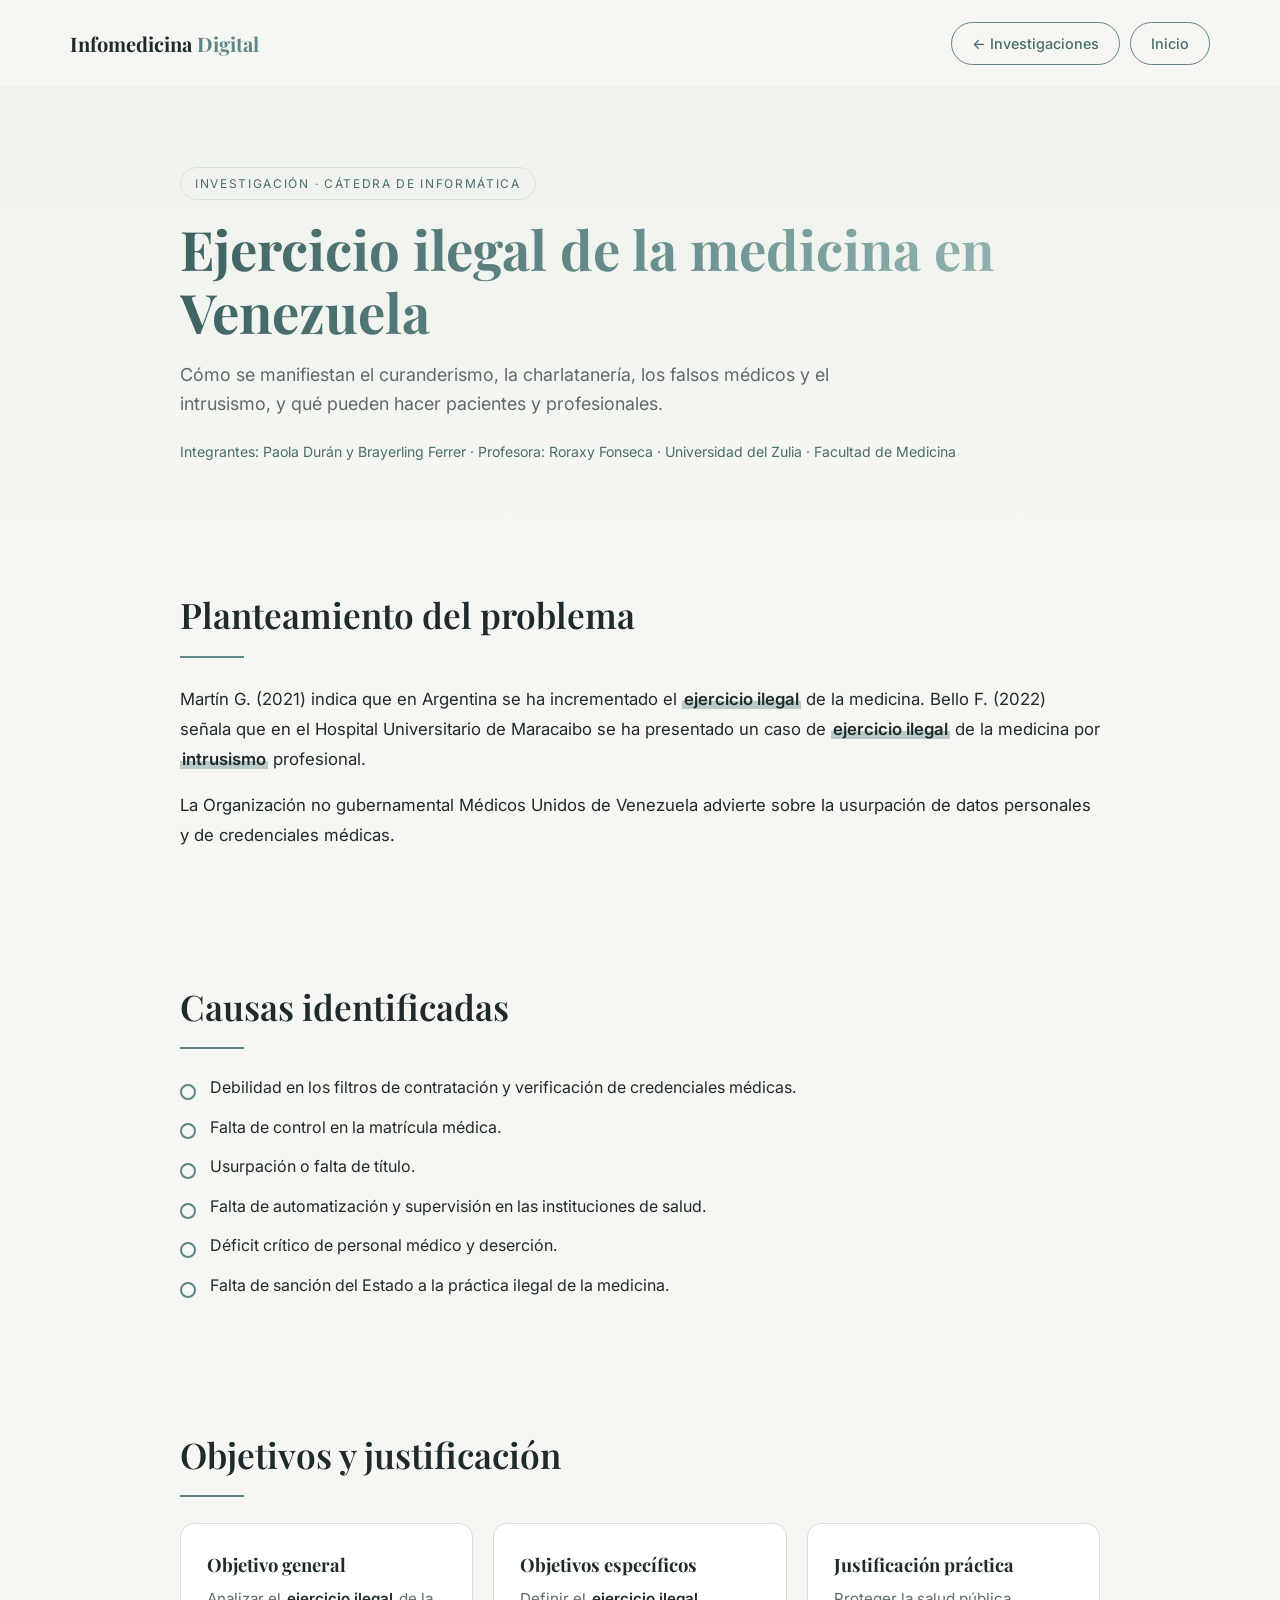
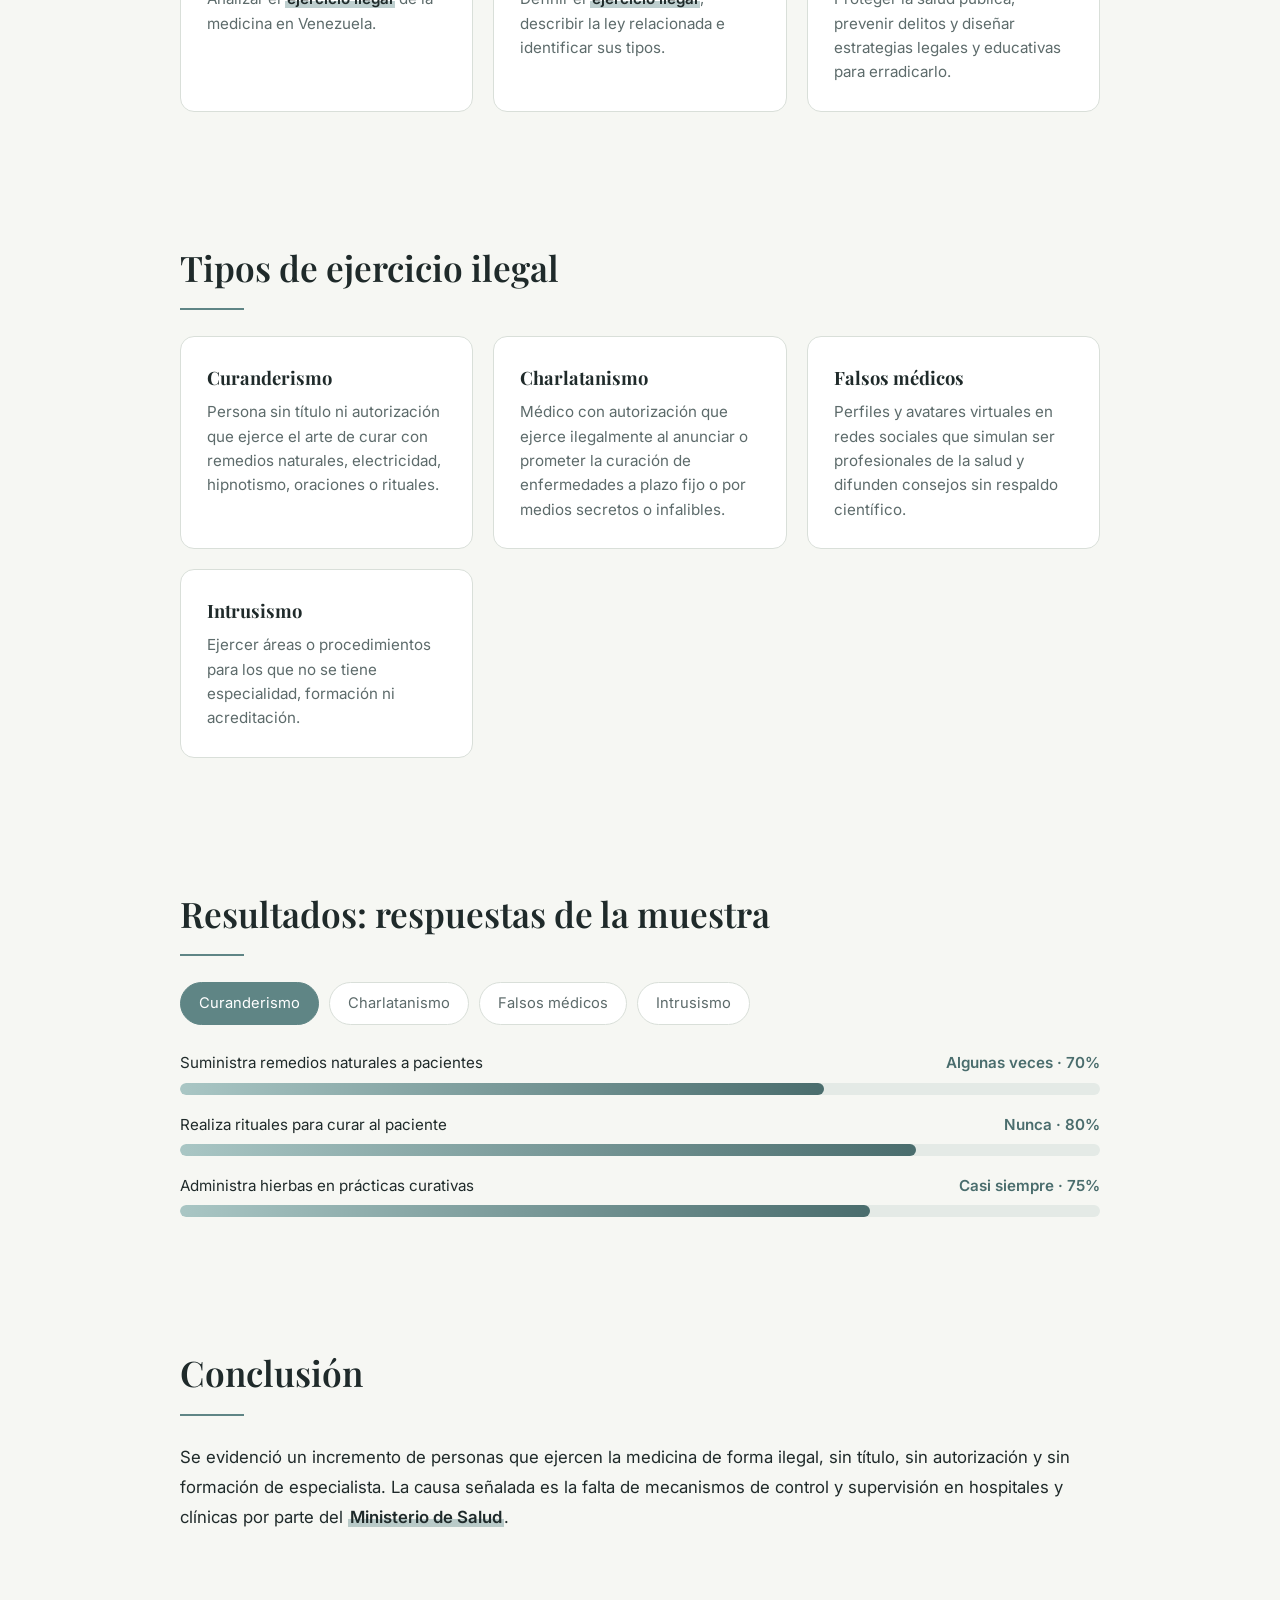
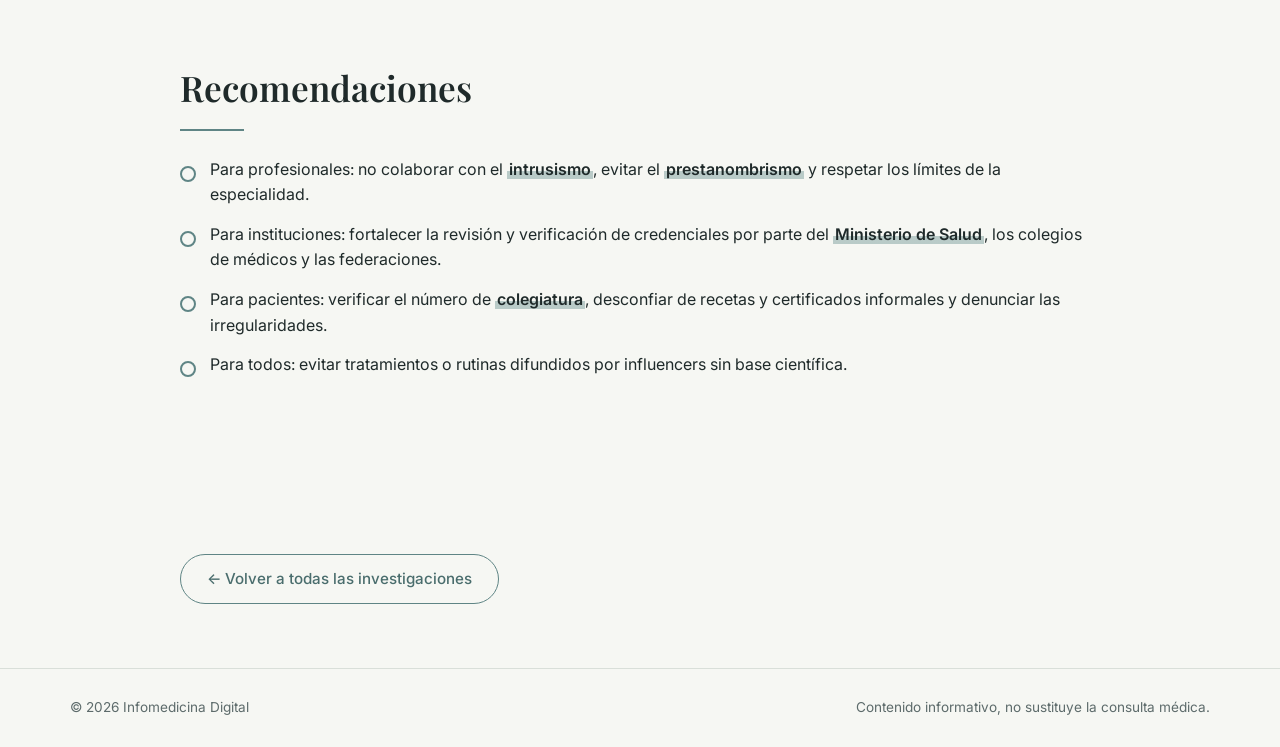
<file: investigaciones/ejercicio-ilegal-medicina.html>
<!doctype html>
<html lang="es">
<head>
  <meta charset="utf-8">
  <meta name="viewport" content="width=device-width, initial-scale=1">
  <title>Ejercicio ilegal de la medicina en Venezuela · Infomedicina Digital</title>
  <link rel="preconnect" href="https://fonts.googleapis.com">
  <link rel="preconnect" href="https://fonts.gstatic.com" crossorigin>
  <link href="https://fonts.googleapis.com/css2?family=Playfair+Display:wght@600;700&family=Inter:wght@400;500;600&display=swap" rel="stylesheet">
  <link rel="stylesheet" href="../styles.css">
  <link rel="stylesheet" href="research.css">
</head>
<body>
<div class="rx-progress" aria-hidden="true"></div>
<header class="site-header">
  <div class="container nav">
    <a class="logo" href="../index.html">Infomedicina <span>Digital</span></a>
    <div style="display:flex;gap:10px;flex-wrap:wrap">
      <a class="btn btn-outline btn-small" href="../index.html#temas">← Investigaciones</a>
      <a class="btn btn-outline btn-small" href="../index.html#inicio">Inicio</a>
    </div>
  </div>
</header>
<main>
  <section class="rx-hero">
    <div class="rx-wrap">
      <span class="kicker">Investigación · Cátedra de Informática</span>
      <h1>Ejercicio ilegal de la medicina en Venezuela</h1>
      <p class="rx-lead">Cómo se manifiestan el curanderismo, la charlatanería, los falsos médicos y el intrusismo, y qué pueden hacer pacientes y profesionales.</p>
      <p class="rx-meta">Integrantes: Paola Durán y Brayerling Ferrer · Profesora: Roraxy Fonseca · Universidad del Zulia · Facultad de Medicina</p>
    </div>
  </section>
  <section class="rx-sec reveal "><div class="rx-wrap"><h2 class="rx-h">Planteamiento del problema</h2><div class="prose"><p>Martín G. (2021) indica que en Argentina se ha incrementado el <span class="kw">ejercicio ilegal</span> de la medicina. Bello F. (2022) señala que en el Hospital Universitario de Maracaibo se ha presentado un caso de <span class="kw">ejercicio ilegal</span> de la medicina por <span class="kw">intrusismo</span> profesional.</p><p>La Organización no gubernamental Médicos Unidos de Venezuela advierte sobre la usurpación de datos personales y de credenciales médicas.</p></div></div></section><section class="rx-sec reveal "><div class="rx-wrap"><h2 class="rx-h">Causas identificadas</h2><ul class="rx-list"><li style="--d:0.00s">Debilidad en los filtros de contratación y verificación de credenciales médicas.</li><li style="--d:0.08s">Falta de control en la matrícula médica.</li><li style="--d:0.16s">Usurpación o falta de título.</li><li style="--d:0.24s">Falta de automatización y supervisión en las instituciones de salud.</li><li style="--d:0.32s">Déficit crítico de personal médico y deserción.</li><li style="--d:0.40s">Falta de sanción del Estado a la práctica ilegal de la medicina.</li></ul></div></section><section class="rx-sec reveal "><div class="rx-wrap"><h2 class="rx-h">Objetivos y justificación</h2><div class="cards"><article class="rx-card" style="--d:0.00s"><h3>Objetivo general</h3><p>Analizar el <span class="kw">ejercicio ilegal</span> de la medicina en Venezuela.</p></article><article class="rx-card" style="--d:0.10s"><h3>Objetivos específicos</h3><p>Definir el <span class="kw">ejercicio ilegal</span>, describir la ley relacionada e identificar sus tipos.</p></article><article class="rx-card" style="--d:0.20s"><h3>Justificación práctica</h3><p>Proteger la salud pública, prevenir delitos y diseñar estrategias legales y educativas para erradicarlo.</p></article></div></div></section><section class="rx-sec reveal "><div class="rx-wrap"><h2 class="rx-h">Tipos de ejercicio ilegal</h2><div class="cards"><article class="rx-card" style="--d:0.00s"><h3>Curanderismo</h3><p>Persona sin título ni autorización que ejerce el arte de curar con remedios naturales, electricidad, hipnotismo, oraciones o rituales.</p></article><article class="rx-card" style="--d:0.10s"><h3>Charlatanismo</h3><p>Médico con autorización que ejerce ilegalmente al anunciar o prometer la curación de enfermedades a plazo fijo o por medios secretos o infalibles.</p></article><article class="rx-card" style="--d:0.20s"><h3>Falsos médicos</h3><p>Perfiles y avatares virtuales en redes sociales que simulan ser profesionales de la salud y difunden consejos sin respaldo científico.</p></article><article class="rx-card" style="--d:0.30s"><h3>Intrusismo</h3><p>Ejercer áreas o procedimientos para los que no se tiene especialidad, formación ni acreditación.</p></article></div></div></section><section class="rx-sec reveal "><div class="rx-wrap"><h2 class="rx-h">Resultados: respuestas de la muestra</h2><div data-tabs><div class="tab-list"><button class="tab-btn active" data-tab="0">Curanderismo</button><button class="tab-btn" data-tab="1">Charlatanismo</button><button class="tab-btn" data-tab="2">Falsos médicos</button><button class="tab-btn" data-tab="3">Intrusismo</button></div><div class="tab-panel active" data-panel="0"><div class="bars"><div class="bar-row"><div class="bar-head"><span>Suministra remedios naturales a pacientes</span><span class="bar-val">Algunas veces · 70%</span></div><div class="bar-track"><div class="bar-fill" style="--w:70%;--i:0"></div></div></div><div class="bar-row"><div class="bar-head"><span>Realiza rituales para curar al paciente</span><span class="bar-val">Nunca · 80%</span></div><div class="bar-track"><div class="bar-fill" style="--w:80%;--i:1"></div></div></div><div class="bar-row"><div class="bar-head"><span>Administra hierbas en prácticas curativas</span><span class="bar-val">Casi siempre · 75%</span></div><div class="bar-track"><div class="bar-fill" style="--w:75%;--i:2"></div></div></div></div></div><div class="tab-panel" data-panel="1"><div class="bars"><div class="bar-row"><div class="bar-head"><span>Informa cuándo se curará la enfermedad</span><span class="bar-val">Casi nunca · 70%</span></div><div class="bar-track"><div class="bar-fill" style="--w:70%;--i:0"></div></div></div><div class="bar-row"><div class="bar-head"><span>Promete curación a un plazo determinado</span><span class="bar-val">Algunas veces · 50%</span></div><div class="bar-track"><div class="bar-fill" style="--w:50%;--i:1"></div></div></div><div class="bar-row"><div class="bar-head"><span>Convence de comprar productos para la salud</span><span class="bar-val">Casi nunca · 75%</span></div><div class="bar-track"><div class="bar-fill" style="--w:75%;--i:2"></div></div></div></div></div><div class="tab-panel" data-panel="2"><div class="bars"><div class="bar-row"><div class="bar-head"><span>Promueve sustancias sin registro sanitario</span><span class="bar-val">Algunas veces · 70%</span></div><div class="bar-track"><div class="bar-fill" style="--w:70%;--i:0"></div></div></div><div class="bar-row"><div class="bar-head"><span>Realiza procedimientos estéticos sin permisos sanitarios</span><span class="bar-val note">Empate: algunas veces y nunca</span></div></div><div class="bar-row"><div class="bar-head"><span>Usa redes sociales para atraer pacientes con cirugías estéticas</span><span class="bar-val">Algunas veces · 75%</span></div><div class="bar-track"><div class="bar-fill" style="--w:75%;--i:2"></div></div></div></div></div><div class="tab-panel" data-panel="3"><div class="bars"><div class="bar-row"><div class="bar-head"><span>Ejerce medicina en cualquier área de la salud</span><span class="bar-val">Algunas veces · 70%</span></div><div class="bar-track"><div class="bar-fill" style="--w:70%;--i:0"></div></div></div><div class="bar-row"><div class="bar-head"><span>Realiza procedimientos mínimo invasivos sin ser especialista</span><span class="bar-val">Algunas veces · 50%</span></div><div class="bar-track"><div class="bar-fill" style="--w:50%;--i:1"></div></div></div><div class="bar-row"><div class="bar-head"><span>Realiza cirugías estéticas sin la acreditación necesaria</span><span class="bar-val">Algunas veces · 75%</span></div><div class="bar-track"><div class="bar-fill" style="--w:75%;--i:2"></div></div></div></div></div></div></div></section><section class="rx-sec reveal "><div class="rx-wrap"><h2 class="rx-h">Conclusión</h2><div class="prose"><p>Se evidenció un incremento de personas que ejercen la medicina de forma ilegal, sin título, sin autorización y sin formación de especialista. La causa señalada es la falta de mecanismos de control y supervisión en hospitales y clínicas por parte del <span class="kw">Ministerio de Salud</span>.</p></div></div></section><section class="rx-sec reveal "><div class="rx-wrap"><h2 class="rx-h">Recomendaciones</h2><ul class="rx-list"><li style="--d:0.00s">Para profesionales: no colaborar con el <span class="kw">intrusismo</span>, evitar el <span class="kw">prestanombrismo</span> y respetar los límites de la especialidad.</li><li style="--d:0.08s">Para instituciones: fortalecer la revisión y verificación de credenciales por parte del <span class="kw">Ministerio de Salud</span>, los colegios de médicos y las federaciones.</li><li style="--d:0.16s">Para pacientes: verificar el número de <span class="kw">colegiatura</span>, desconfiar de recetas y certificados informales y denunciar las irregularidades.</li><li style="--d:0.24s">Para todos: evitar tratamientos o rutinas difundidos por influencers sin base científica.</li></ul></div></section>
  <section class="rx-sec"><div class="rx-wrap rx-back"><a class="btn btn-outline" href="../index.html#temas">← Volver a todas las investigaciones</a></div></section>
</main>
<footer class="site-footer">
  <div class="container footer-inner">
    <span>© 2026 Infomedicina Digital</span>
    <span>Contenido informativo, no sustituye la consulta médica.</span>
  </div>
</footer>
<script src="research.js" defer></script>
</body>
</html>
</file>
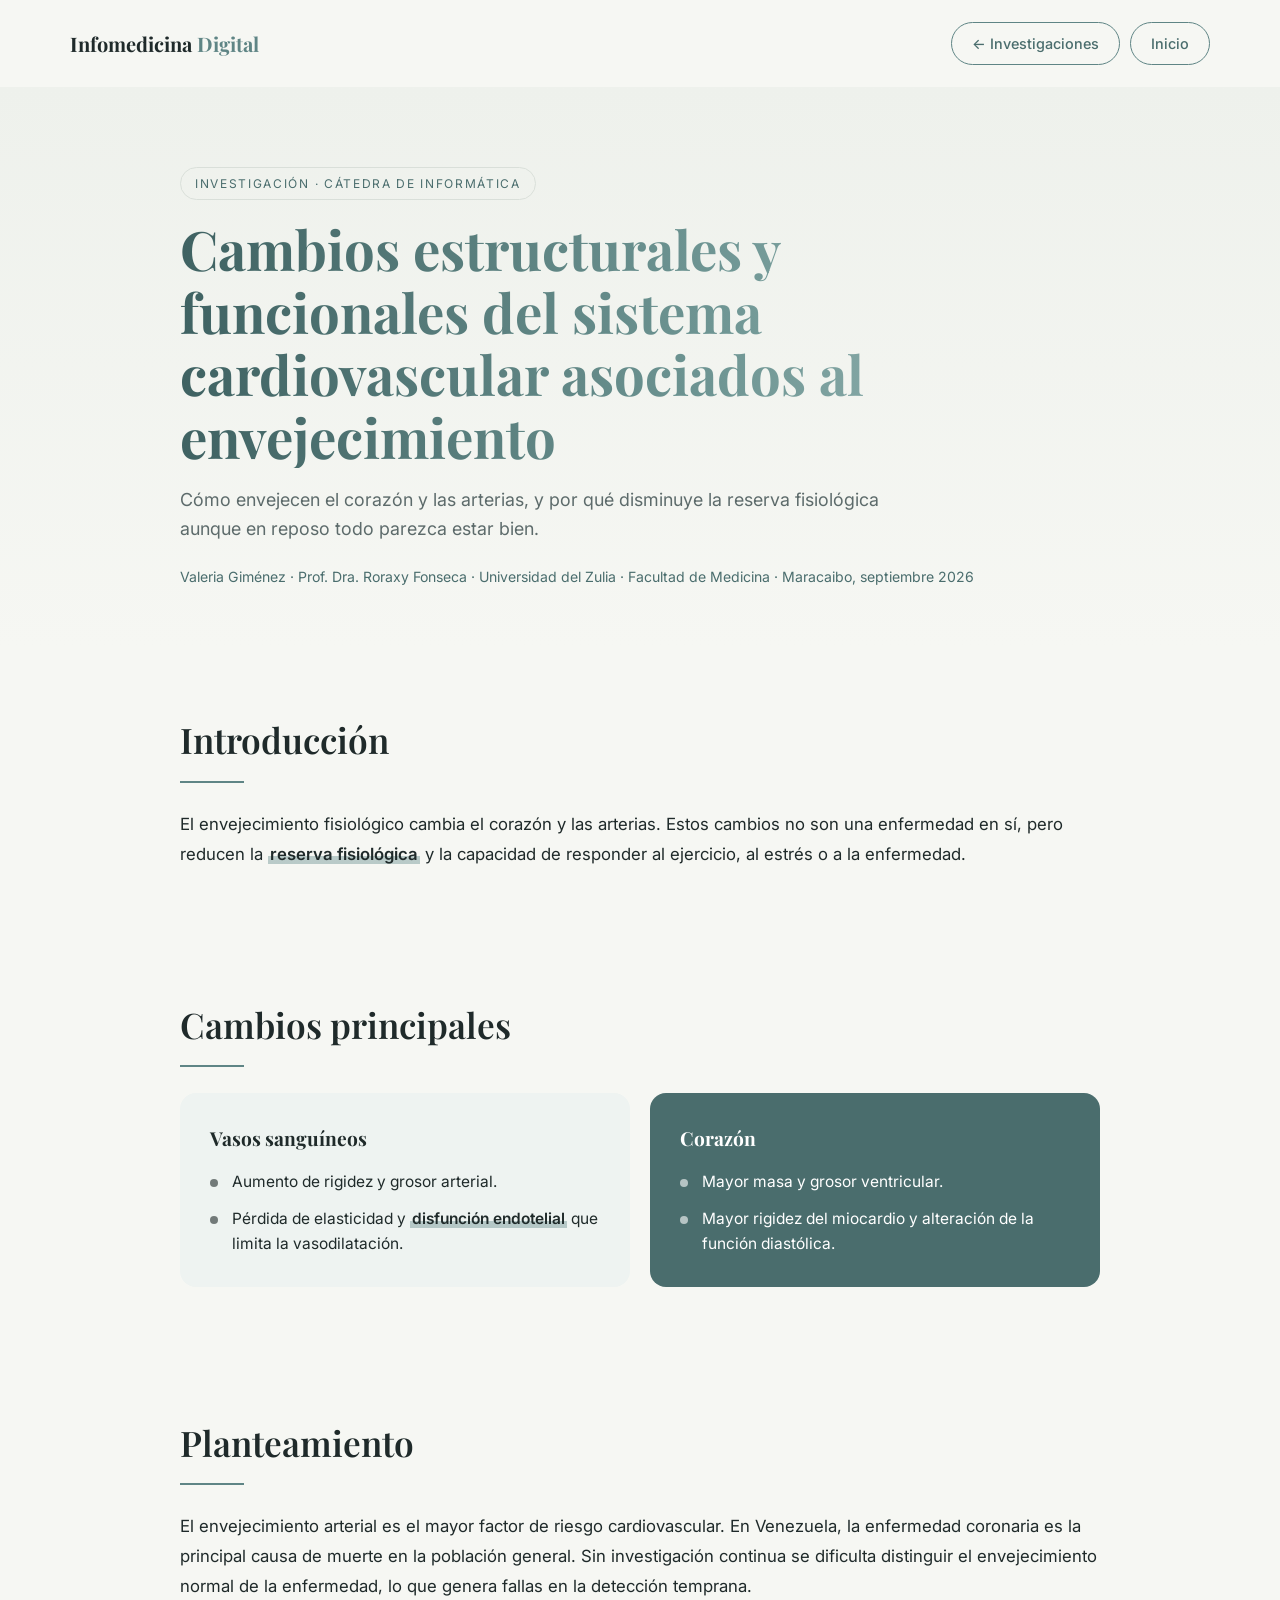
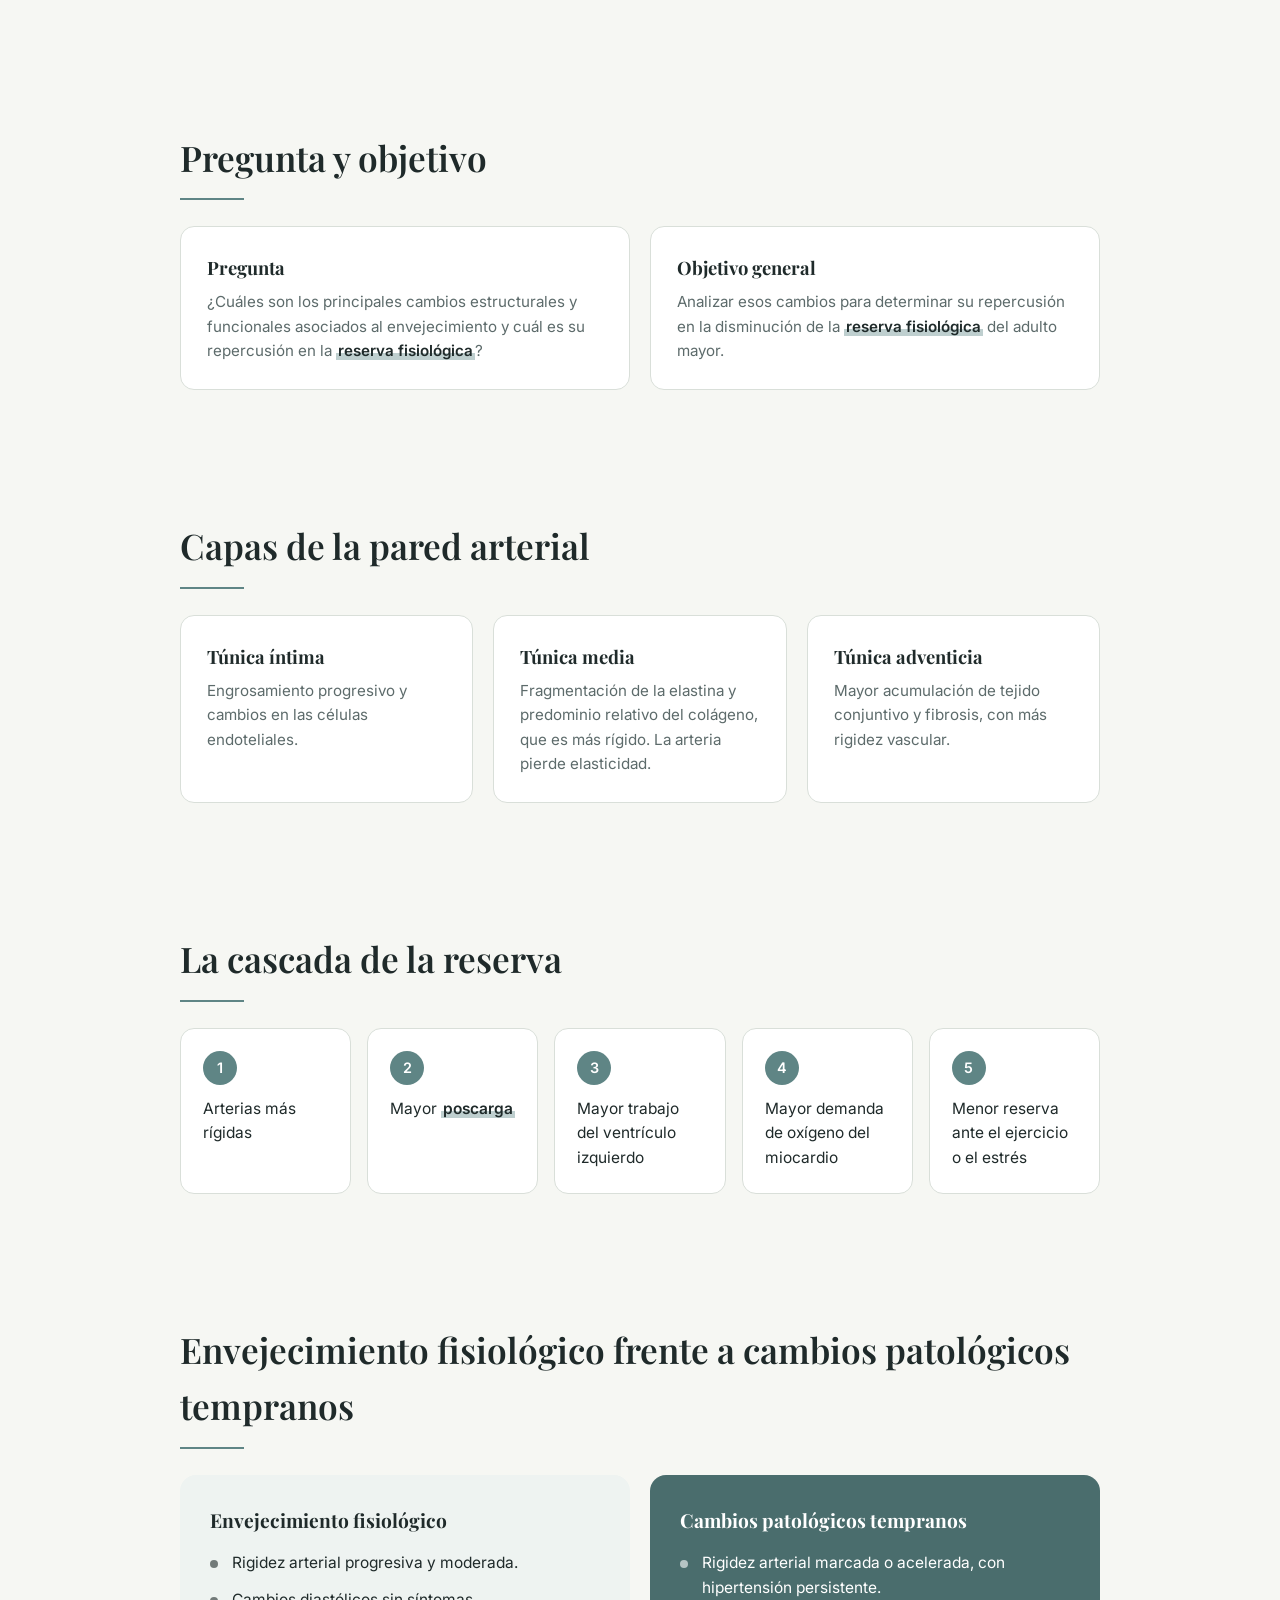
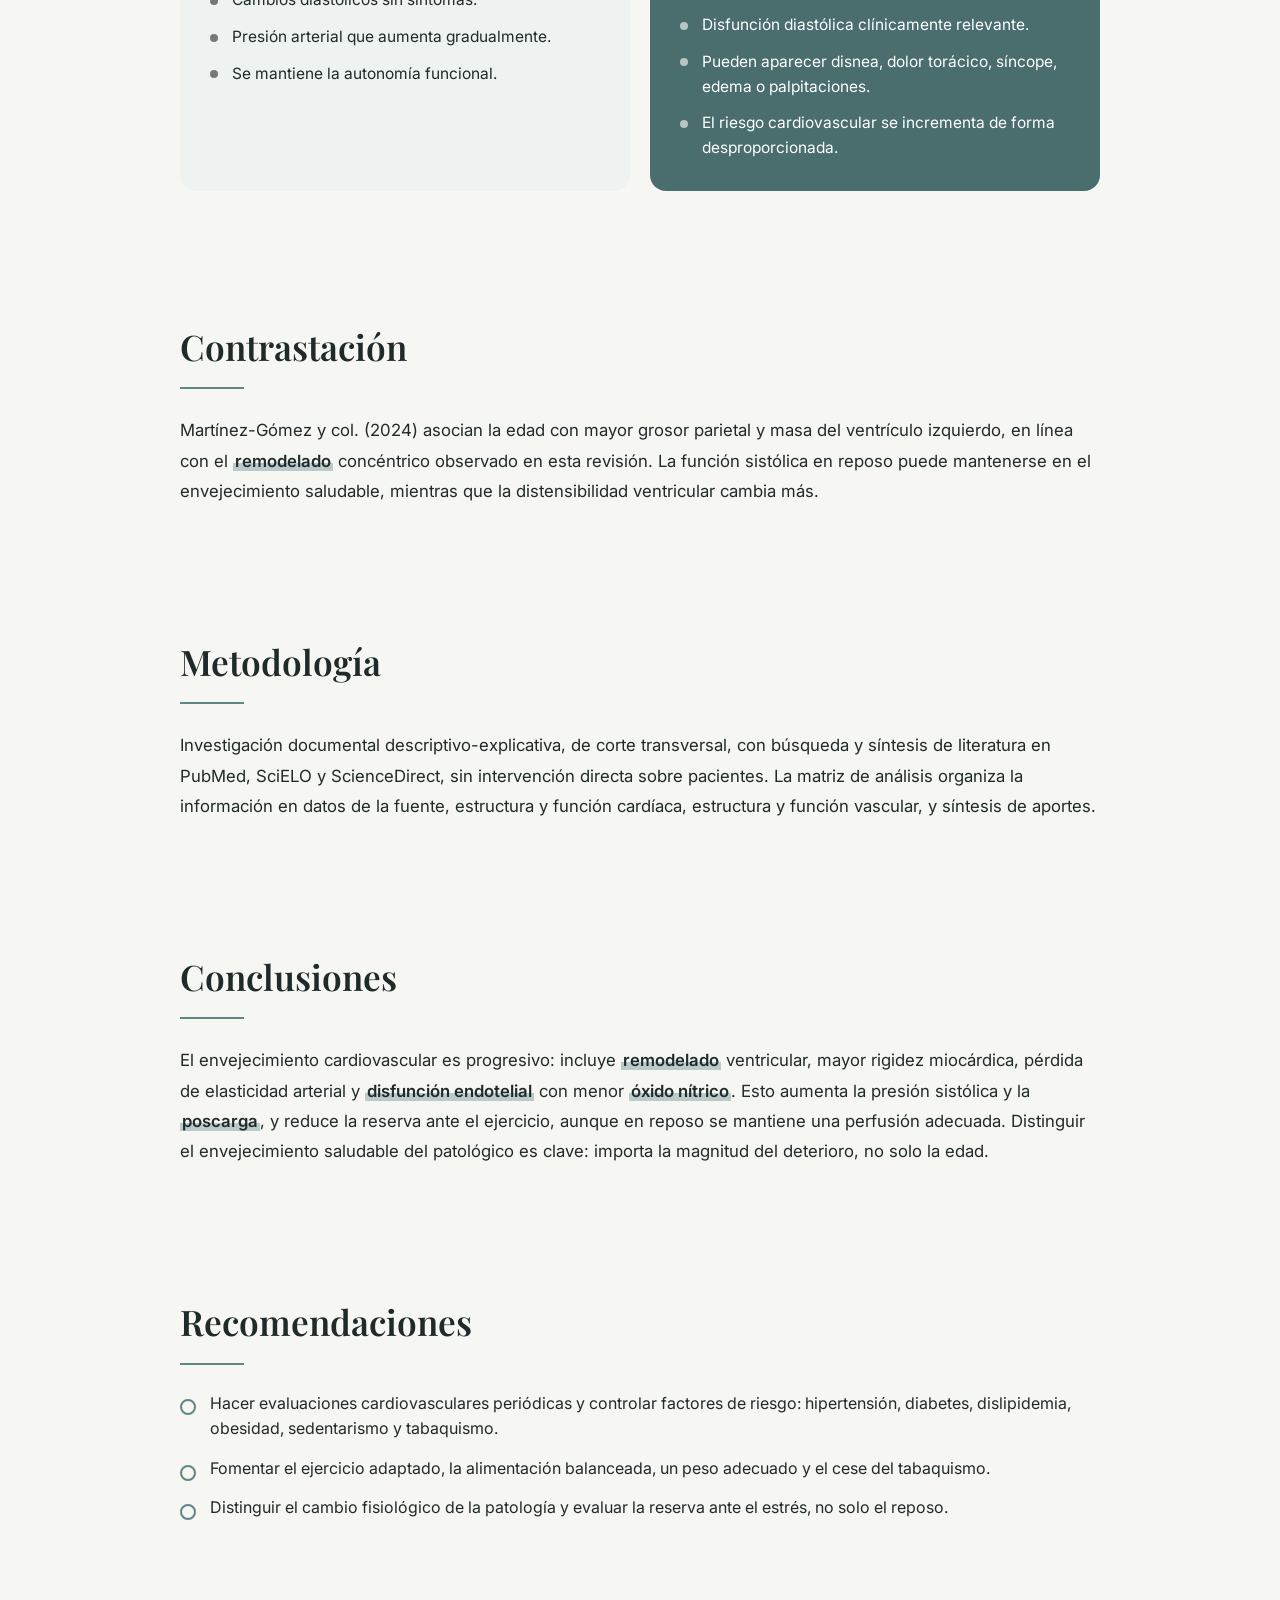
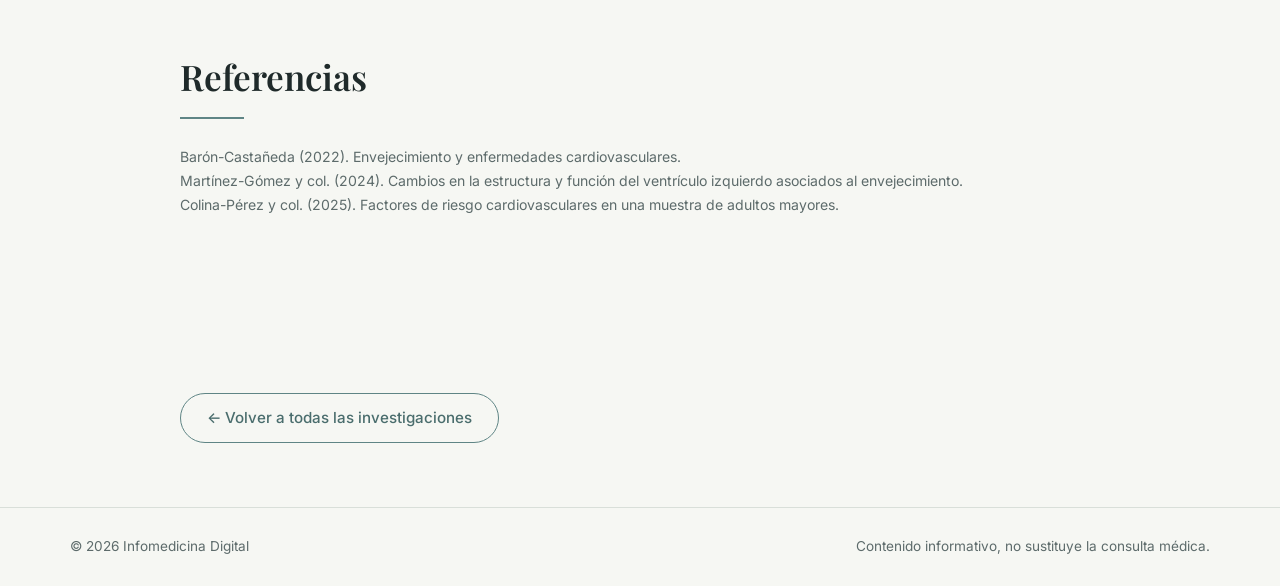
<file: investigaciones/envejecimiento-sistema-cardiovascular.html>
<!doctype html>
<html lang="es">
<head>
  <meta charset="utf-8">
  <meta name="viewport" content="width=device-width, initial-scale=1">
  <title>Cambios estructurales y funcionales del sistema cardiovascular asociados al envejecimiento · Infomedicina Digital</title>
  <link rel="preconnect" href="https://fonts.googleapis.com">
  <link rel="preconnect" href="https://fonts.gstatic.com" crossorigin>
  <link href="https://fonts.googleapis.com/css2?family=Playfair+Display:wght@600;700&family=Inter:wght@400;500;600&display=swap" rel="stylesheet">
  <link rel="stylesheet" href="../styles.css">
  <link rel="stylesheet" href="research.css">
</head>
<body>
<div class="rx-progress" aria-hidden="true"></div>
<header class="site-header">
  <div class="container nav">
    <a class="logo" href="../index.html">Infomedicina <span>Digital</span></a>
    <div style="display:flex;gap:10px;flex-wrap:wrap">
      <a class="btn btn-outline btn-small" href="../index.html#temas">← Investigaciones</a>
      <a class="btn btn-outline btn-small" href="../index.html#inicio">Inicio</a>
    </div>
  </div>
</header>
<main>
  <section class="rx-hero">
    <div class="rx-wrap">
      <span class="kicker">Investigación · Cátedra de Informática</span>
      <h1>Cambios estructurales y funcionales del sistema cardiovascular asociados al envejecimiento</h1>
      <p class="rx-lead">Cómo envejecen el corazón y las arterias, y por qué disminuye la reserva fisiológica aunque en reposo todo parezca estar bien.</p>
      <p class="rx-meta">Valeria Giménez · Prof. Dra. Roraxy Fonseca · Universidad del Zulia · Facultad de Medicina · Maracaibo, septiembre 2026</p>
    </div>
  </section>
  <section class="rx-sec reveal "><div class="rx-wrap"><h2 class="rx-h">Introducción</h2><div class="prose"><p>El envejecimiento fisiológico cambia el corazón y las arterias. Estos cambios no son una enfermedad en sí, pero reducen la <span class="kw">reserva fisiológica</span> y la capacidad de responder al ejercicio, al estrés o a la enfermedad.</p></div></div></section><section class="rx-sec reveal "><div class="rx-wrap"><h2 class="rx-h">Cambios principales</h2><div class="compare"><div class="cmp cmp-a"><h3>Vasos sanguíneos</h3><ul><li>Aumento de rigidez y grosor arterial.</li><li>Pérdida de elasticidad y <span class="kw">disfunción endotelial</span> que limita la vasodilatación.</li></ul></div><div class="cmp cmp-b"><h3>Corazón</h3><ul><li>Mayor masa y grosor ventricular.</li><li>Mayor rigidez del miocardio y alteración de la función diastólica.</li></ul></div></div></div></section><section class="rx-sec reveal "><div class="rx-wrap"><h2 class="rx-h">Planteamiento</h2><div class="prose"><p>El envejecimiento arterial es el mayor factor de riesgo cardiovascular. En Venezuela, la enfermedad coronaria es la principal causa de muerte en la población general. Sin investigación continua se dificulta distinguir el envejecimiento normal de la enfermedad, lo que genera fallas en la detección temprana.</p></div></div></section><section class="rx-sec reveal "><div class="rx-wrap"><h2 class="rx-h">Pregunta y objetivo</h2><div class="cards"><article class="rx-card" style="--d:0.00s"><h3>Pregunta</h3><p>¿Cuáles son los principales cambios estructurales y funcionales asociados al envejecimiento y cuál es su repercusión en la <span class="kw">reserva fisiológica</span>?</p></article><article class="rx-card" style="--d:0.10s"><h3>Objetivo general</h3><p>Analizar esos cambios para determinar su repercusión en la disminución de la <span class="kw">reserva fisiológica</span> del adulto mayor.</p></article></div></div></section><section class="rx-sec reveal "><div class="rx-wrap"><h2 class="rx-h">Capas de la pared arterial</h2><div class="cards"><article class="rx-card" style="--d:0.00s"><h3>Túnica íntima</h3><p>Engrosamiento progresivo y cambios en las células endoteliales.</p></article><article class="rx-card" style="--d:0.10s"><h3>Túnica media</h3><p>Fragmentación de la elastina y predominio relativo del colágeno, que es más rígido. La arteria pierde elasticidad.</p></article><article class="rx-card" style="--d:0.20s"><h3>Túnica adventicia</h3><p>Mayor acumulación de tejido conjuntivo y fibrosis, con más rigidez vascular.</p></article></div></div></section><section class="rx-sec reveal "><div class="rx-wrap"><h2 class="rx-h">La cascada de la reserva</h2><div class="flow"><div class="step" style="--d:0.00s"><span class="step-n">1</span><p>Arterias más rígidas</p></div><div class="step" style="--d:0.15s"><span class="step-n">2</span><p>Mayor <span class="kw">poscarga</span></p></div><div class="step" style="--d:0.30s"><span class="step-n">3</span><p>Mayor trabajo del ventrículo izquierdo</p></div><div class="step" style="--d:0.45s"><span class="step-n">4</span><p>Mayor demanda de oxígeno del miocardio</p></div><div class="step" style="--d:0.60s"><span class="step-n">5</span><p>Menor reserva ante el ejercicio o el estrés</p></div></div></div></section><section class="rx-sec reveal "><div class="rx-wrap"><h2 class="rx-h">Envejecimiento fisiológico frente a cambios patológicos tempranos</h2><div class="compare"><div class="cmp cmp-a"><h3>Envejecimiento fisiológico</h3><ul><li>Rigidez arterial progresiva y moderada.</li><li>Cambios diastólicos sin síntomas.</li><li>Presión arterial que aumenta gradualmente.</li><li>Se mantiene la autonomía funcional.</li></ul></div><div class="cmp cmp-b"><h3>Cambios patológicos tempranos</h3><ul><li>Rigidez arterial marcada o acelerada, con hipertensión persistente.</li><li>Disfunción diastólica clínicamente relevante.</li><li>Pueden aparecer disnea, dolor torácico, síncope, edema o palpitaciones.</li><li>El riesgo cardiovascular se incrementa de forma desproporcionada.</li></ul></div></div></div></section><section class="rx-sec reveal "><div class="rx-wrap"><h2 class="rx-h">Contrastación</h2><div class="prose"><p>Martínez-Gómez y col. (2024) asocian la edad con mayor grosor parietal y masa del ventrículo izquierdo, en línea con el <span class="kw">remodelado</span> concéntrico observado en esta revisión. La función sistólica en reposo puede mantenerse en el envejecimiento saludable, mientras que la distensibilidad ventricular cambia más.</p></div></div></section><section class="rx-sec reveal "><div class="rx-wrap"><h2 class="rx-h">Metodología</h2><div class="prose"><p>Investigación documental descriptivo-explicativa, de corte transversal, con búsqueda y síntesis de literatura en PubMed, SciELO y ScienceDirect, sin intervención directa sobre pacientes. La matriz de análisis organiza la información en datos de la fuente, estructura y función cardíaca, estructura y función vascular, y síntesis de aportes.</p></div></div></section><section class="rx-sec reveal "><div class="rx-wrap"><h2 class="rx-h">Conclusiones</h2><div class="prose"><p>El envejecimiento cardiovascular es progresivo: incluye <span class="kw">remodelado</span> ventricular, mayor rigidez miocárdica, pérdida de elasticidad arterial y <span class="kw">disfunción endotelial</span> con menor <span class="kw">óxido nítrico</span>. Esto aumenta la presión sistólica y la <span class="kw">poscarga</span>, y reduce la reserva ante el ejercicio, aunque en reposo se mantiene una perfusión adecuada. Distinguir el envejecimiento saludable del patológico es clave: importa la magnitud del deterioro, no solo la edad.</p></div></div></section><section class="rx-sec reveal "><div class="rx-wrap"><h2 class="rx-h">Recomendaciones</h2><ul class="rx-list"><li style="--d:0.00s">Hacer evaluaciones cardiovasculares periódicas y controlar factores de riesgo: hipertensión, diabetes, dislipidemia, obesidad, sedentarismo y tabaquismo.</li><li style="--d:0.08s">Fomentar el ejercicio adaptado, la alimentación balanceada, un peso adecuado y el cese del tabaquismo.</li><li style="--d:0.16s">Distinguir el cambio fisiológico de la patología y evaluar la reserva ante el estrés, no solo el reposo.</li></ul></div></section><section class="rx-sec reveal "><div class="rx-wrap"><h2 class="rx-h">Referencias</h2><div class="refs">Barón-Castañeda (2022). Envejecimiento y enfermedades cardiovasculares.<br>Martínez-Gómez y col. (2024). Cambios en la estructura y función del ventrículo izquierdo asociados al envejecimiento.<br>Colina-Pérez y col. (2025). Factores de riesgo cardiovasculares en una muestra de adultos mayores.</div></div></section>
  <section class="rx-sec"><div class="rx-wrap rx-back"><a class="btn btn-outline" href="../index.html#temas">← Volver a todas las investigaciones</a></div></section>
</main>
<footer class="site-footer">
  <div class="container footer-inner">
    <span>© 2026 Infomedicina Digital</span>
    <span>Contenido informativo, no sustituye la consulta médica.</span>
  </div>
</footer>
<script src="research.js" defer></script>
</body>
</html>
</file>
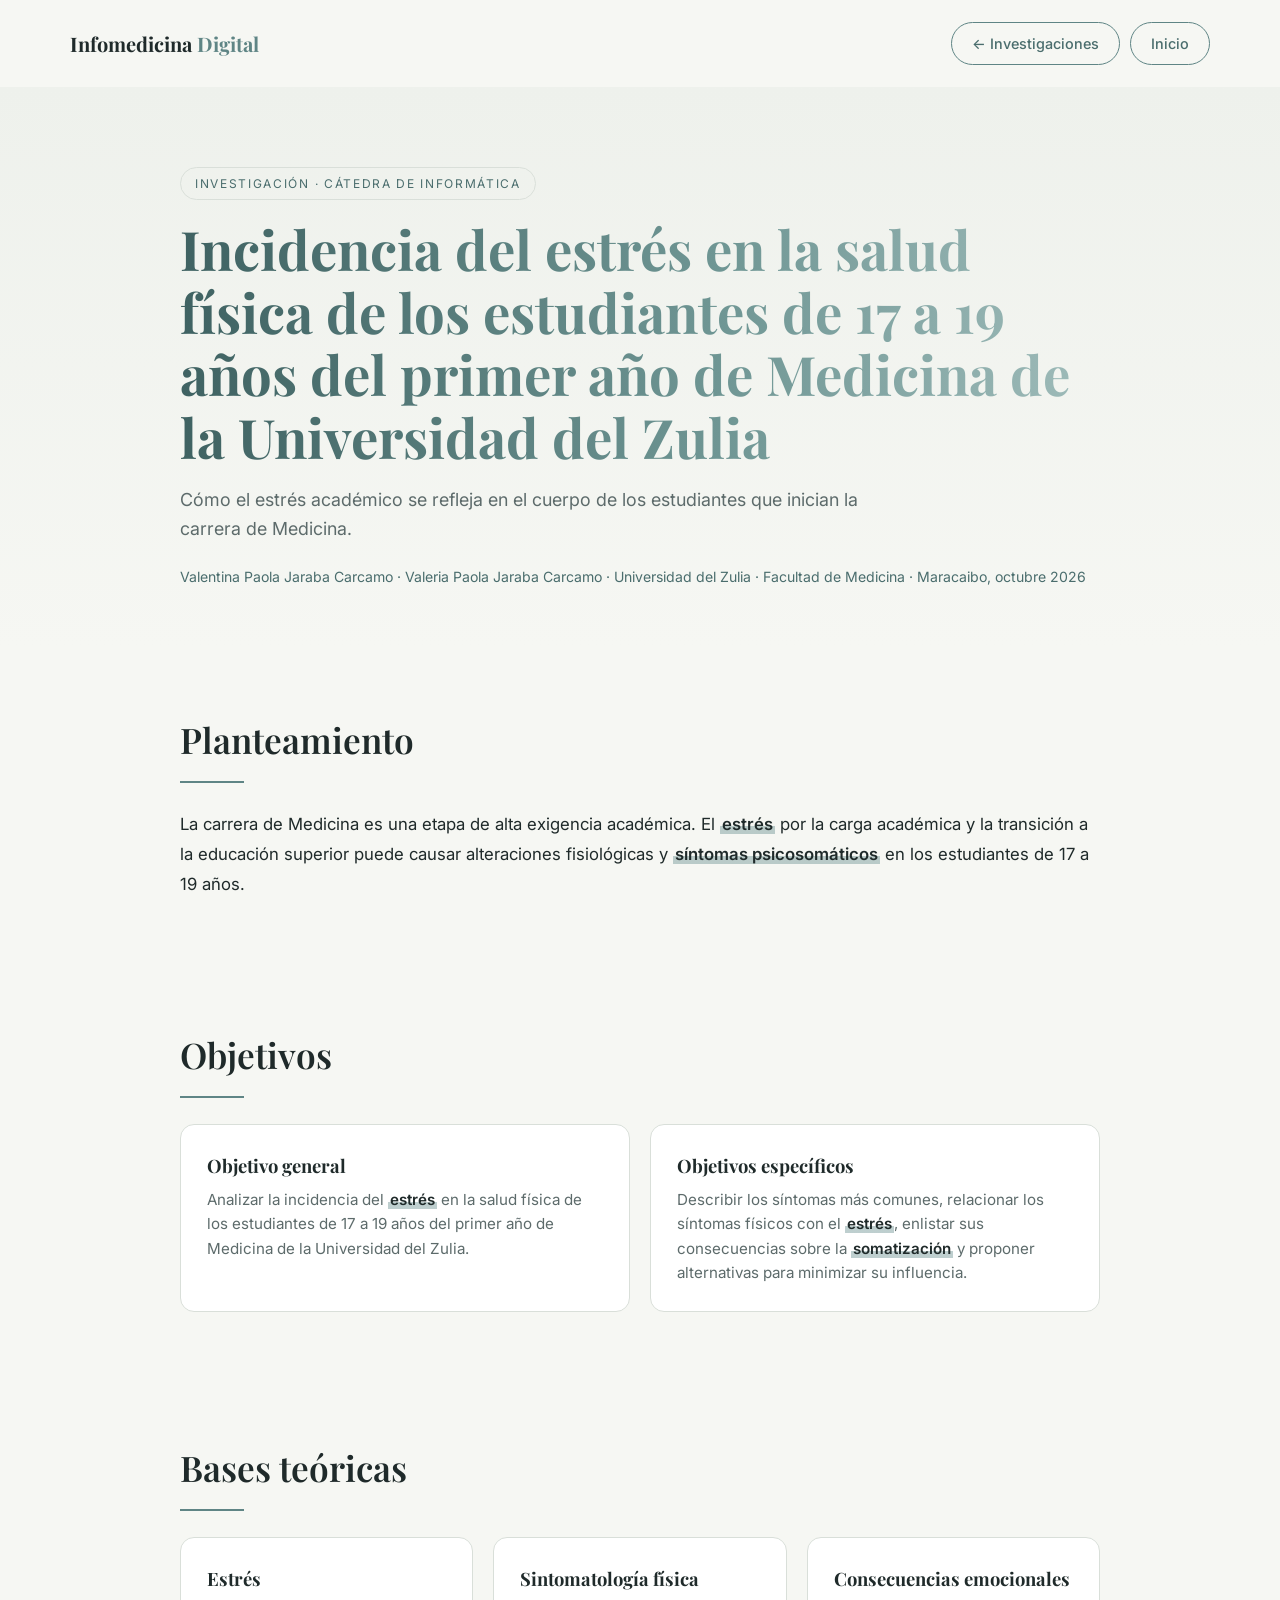
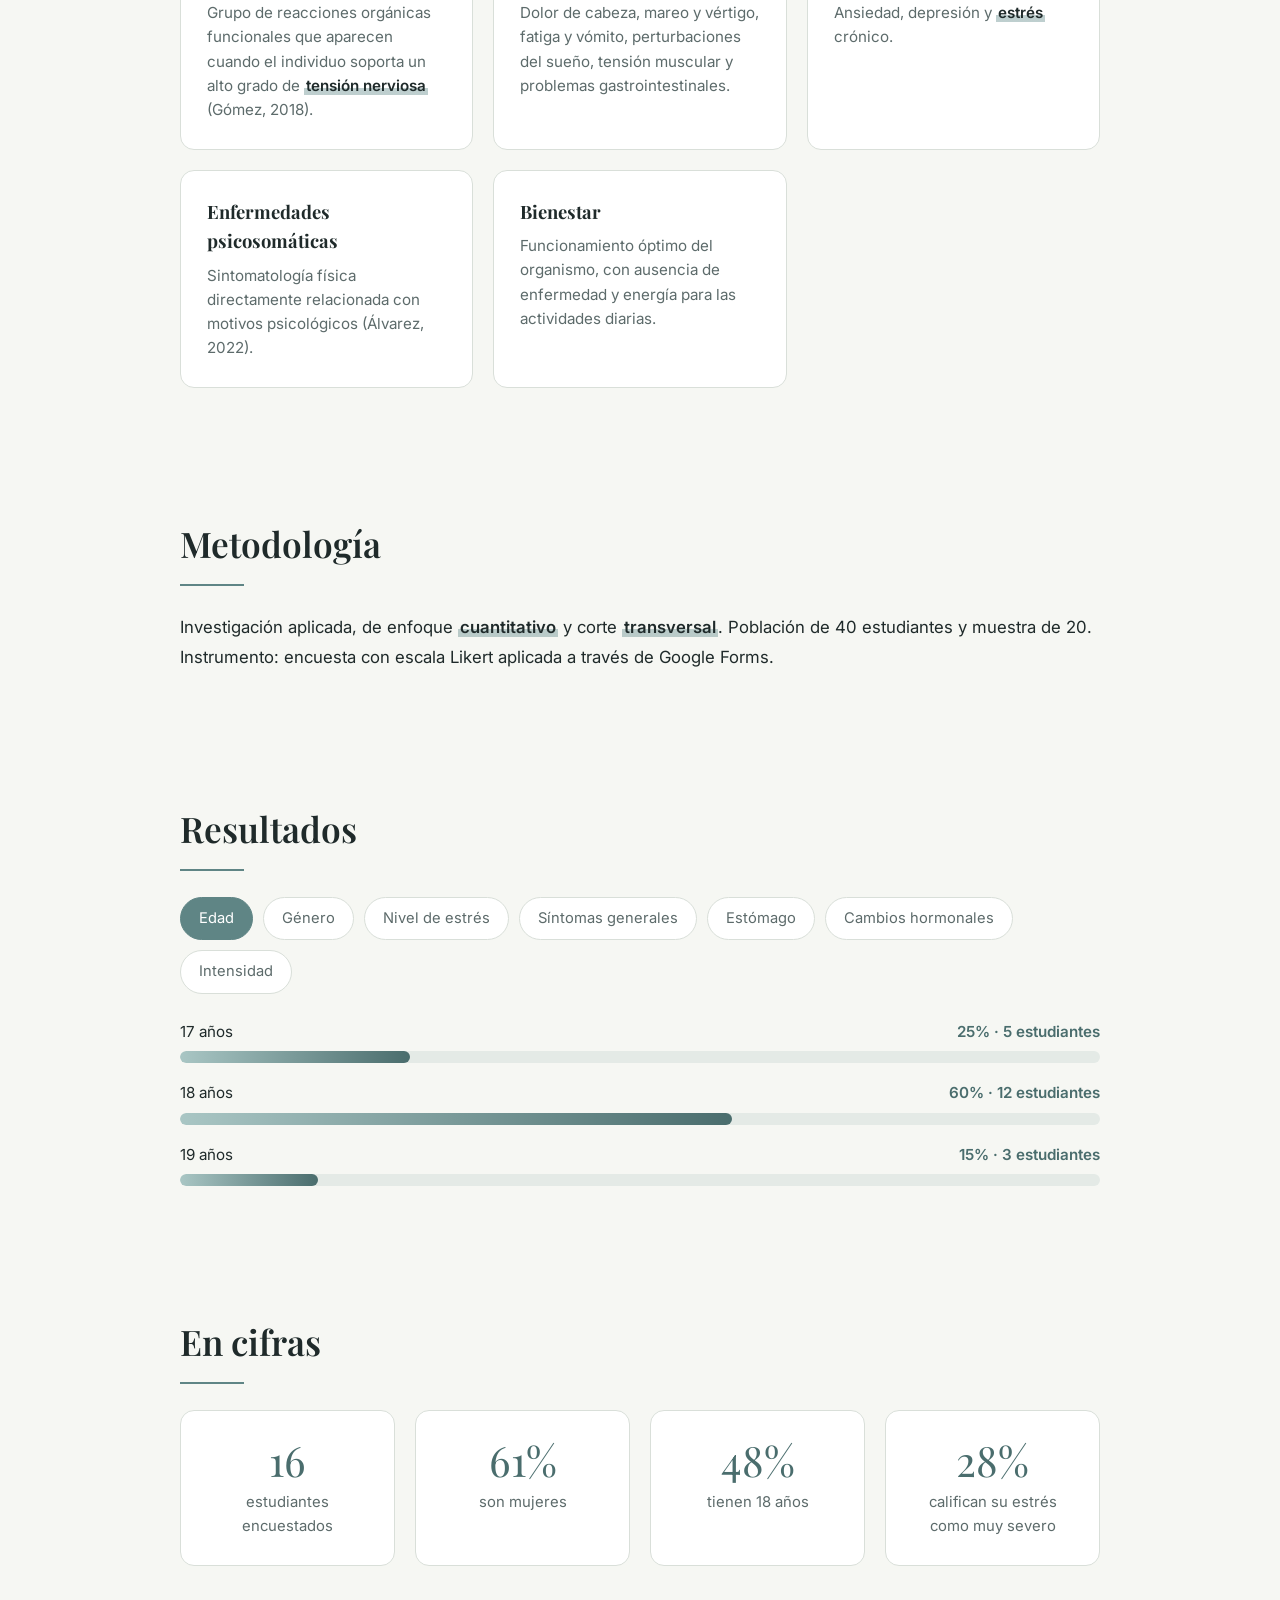
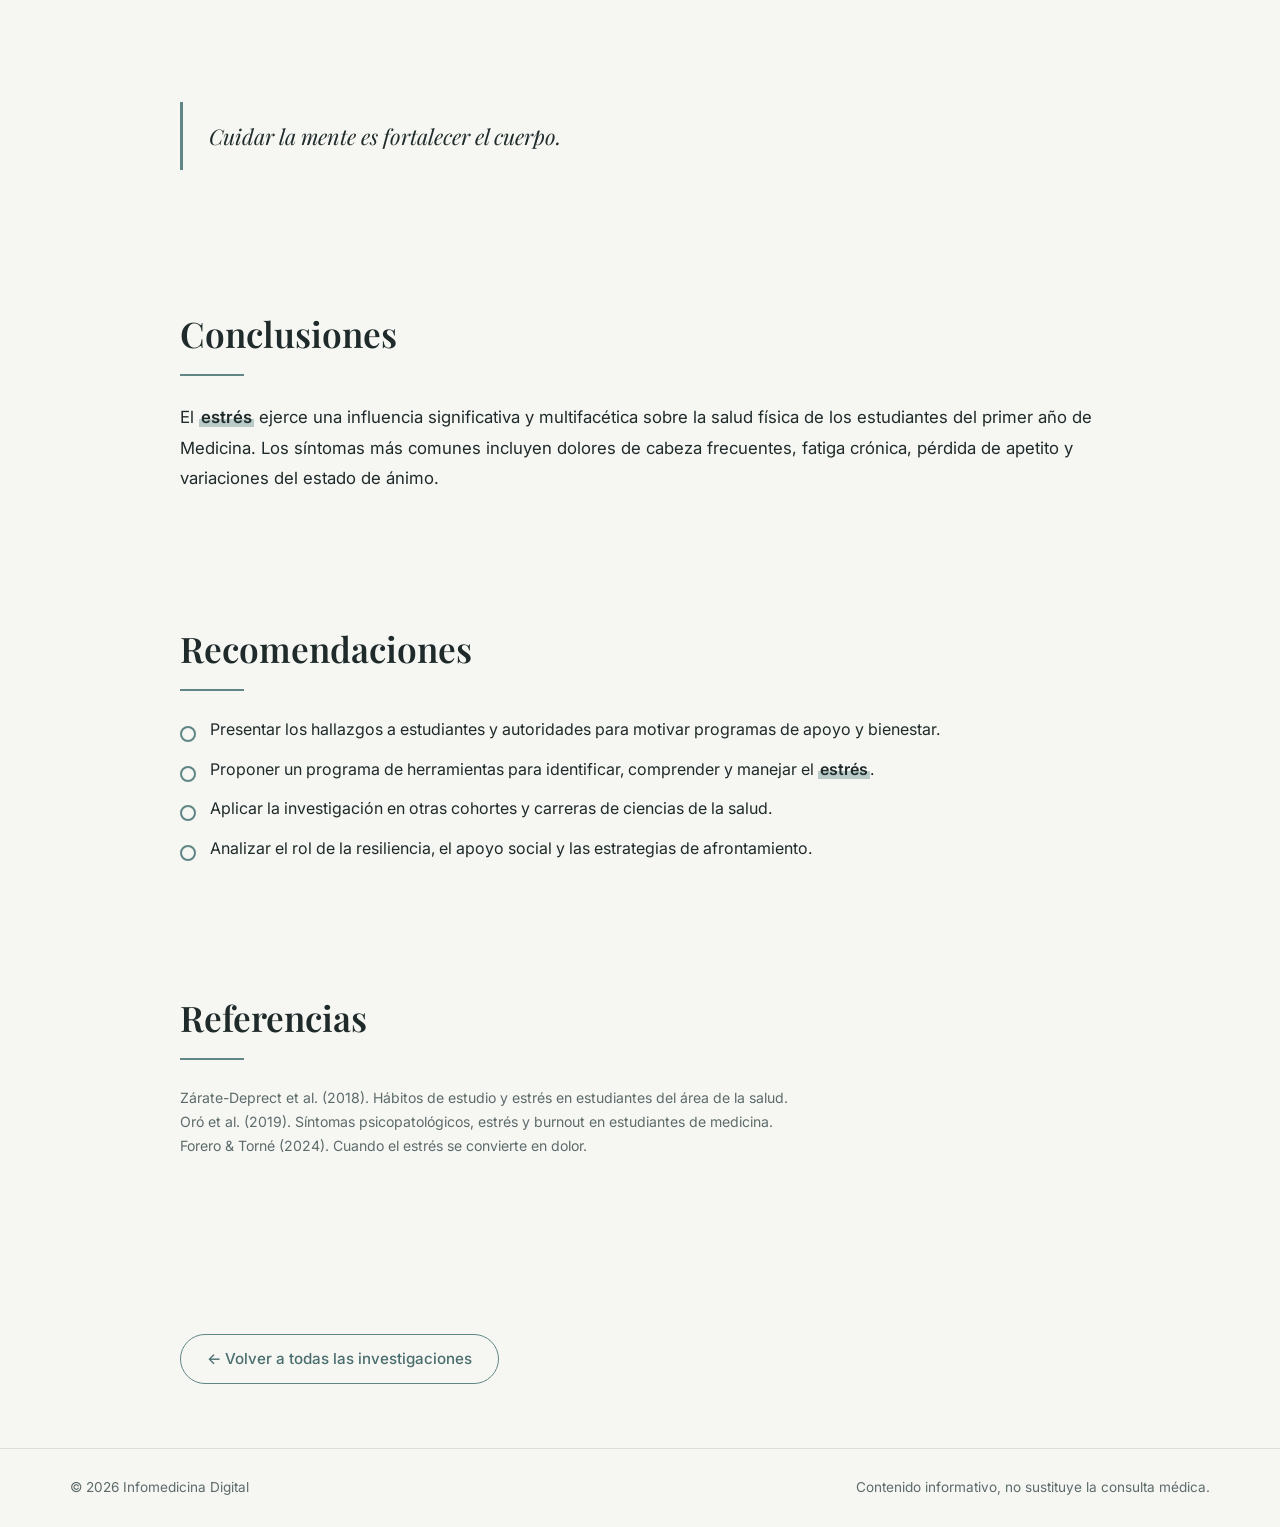
<file: investigaciones/estres-estudiantes-medicina-zulia.html>
<!doctype html>
<html lang="es">
<head>
  <meta charset="utf-8">
  <meta name="viewport" content="width=device-width, initial-scale=1">
  <title>Incidencia del estrés en la salud física de los estudiantes de 17 a 19 años del primer año de Medicina de la Universidad del Zulia · Infomedicina Digital</title>
  <link rel="preconnect" href="https://fonts.googleapis.com">
  <link rel="preconnect" href="https://fonts.gstatic.com" crossorigin>
  <link href="https://fonts.googleapis.com/css2?family=Playfair+Display:wght@600;700&family=Inter:wght@400;500;600&display=swap" rel="stylesheet">
  <link rel="stylesheet" href="../styles.css">
  <link rel="stylesheet" href="research.css">
</head>
<body>
<div class="rx-progress" aria-hidden="true"></div>
<header class="site-header">
  <div class="container nav">
    <a class="logo" href="../index.html">Infomedicina <span>Digital</span></a>
    <div style="display:flex;gap:10px;flex-wrap:wrap">
      <a class="btn btn-outline btn-small" href="../index.html#temas">← Investigaciones</a>
      <a class="btn btn-outline btn-small" href="../index.html#inicio">Inicio</a>
    </div>
  </div>
</header>
<main>
  <section class="rx-hero">
    <div class="rx-wrap">
      <span class="kicker">Investigación · Cátedra de Informática</span>
      <h1>Incidencia del estrés en la salud física de los estudiantes de 17 a 19 años del primer año de Medicina de la Universidad del Zulia</h1>
      <p class="rx-lead">Cómo el estrés académico se refleja en el cuerpo de los estudiantes que inician la carrera de Medicina.</p>
      <p class="rx-meta">Valentina Paola Jaraba Carcamo · Valeria Paola Jaraba Carcamo · Universidad del Zulia · Facultad de Medicina · Maracaibo, octubre 2026</p>
    </div>
  </section>
  <section class="rx-sec reveal "><div class="rx-wrap"><h2 class="rx-h">Planteamiento</h2><div class="prose"><p>La carrera de Medicina es una etapa de alta exigencia académica. El <span class="kw">estrés</span> por la carga académica y la transición a la educación superior puede causar alteraciones fisiológicas y <span class="kw">síntomas psicosomáticos</span> en los estudiantes de 17 a 19 años.</p></div></div></section><section class="rx-sec reveal "><div class="rx-wrap"><h2 class="rx-h">Objetivos</h2><div class="cards"><article class="rx-card" style="--d:0.00s"><h3>Objetivo general</h3><p>Analizar la incidencia del <span class="kw">estrés</span> en la salud física de los estudiantes de 17 a 19 años del primer año de Medicina de la Universidad del Zulia.</p></article><article class="rx-card" style="--d:0.10s"><h3>Objetivos específicos</h3><p>Describir los síntomas más comunes, relacionar los síntomas físicos con el <span class="kw">estrés</span>, enlistar sus consecuencias sobre la <span class="kw">somatización</span> y proponer alternativas para minimizar su influencia.</p></article></div></div></section><section class="rx-sec reveal "><div class="rx-wrap"><h2 class="rx-h">Bases teóricas</h2><div class="cards"><article class="rx-card" style="--d:0.00s"><h3>Estrés</h3><p>Grupo de reacciones orgánicas funcionales que aparecen cuando el individuo soporta un alto grado de <span class="kw">tensión nerviosa</span> (Gómez, 2018).</p></article><article class="rx-card" style="--d:0.10s"><h3>Sintomatología física</h3><p>Dolor de cabeza, mareo y vértigo, fatiga y vómito, perturbaciones del sueño, tensión muscular y problemas gastrointestinales.</p></article><article class="rx-card" style="--d:0.20s"><h3>Consecuencias emocionales</h3><p>Ansiedad, depresión y <span class="kw">estrés</span> crónico.</p></article><article class="rx-card" style="--d:0.30s"><h3>Enfermedades psicosomáticas</h3><p>Sintomatología física directamente relacionada con motivos psicológicos (Álvarez, 2022).</p></article><article class="rx-card" style="--d:0.40s"><h3>Bienestar</h3><p>Funcionamiento óptimo del organismo, con ausencia de enfermedad y energía para las actividades diarias.</p></article></div></div></section><section class="rx-sec reveal "><div class="rx-wrap"><h2 class="rx-h">Metodología</h2><div class="prose"><p>Investigación aplicada, de enfoque <span class="kw">cuantitativo</span> y corte <span class="kw">transversal</span>. Población de 40 estudiantes y muestra de 20. Instrumento: encuesta con escala Likert aplicada a través de Google Forms.</p></div></div></section><section class="rx-sec reveal "><div class="rx-wrap"><h2 class="rx-h">Resultados</h2><div data-tabs><div class="tab-list"><button class="tab-btn active" data-tab="0">Edad</button><button class="tab-btn" data-tab="1">Género</button><button class="tab-btn" data-tab="2">Nivel de estrés</button><button class="tab-btn" data-tab="3">Síntomas generales</button><button class="tab-btn" data-tab="4">Estómago</button><button class="tab-btn" data-tab="5">Cambios hormonales</button><button class="tab-btn" data-tab="6">Intensidad</button></div><div class="tab-panel active" data-panel="0"><div class="bars"><div class="bar-row"><div class="bar-head"><span>17 años</span><span class="bar-val">25% · 5 estudiantes</span></div><div class="bar-track"><div class="bar-fill" style="--w:25%;--i:0"></div></div></div><div class="bar-row"><div class="bar-head"><span>18 años</span><span class="bar-val">60% · 12 estudiantes</span></div><div class="bar-track"><div class="bar-fill" style="--w:60%;--i:1"></div></div></div><div class="bar-row"><div class="bar-head"><span>19 años</span><span class="bar-val">15% · 3 estudiantes</span></div><div class="bar-track"><div class="bar-fill" style="--w:15%;--i:2"></div></div></div></div></div><div class="tab-panel" data-panel="1"><div class="bars"><div class="bar-row"><div class="bar-head"><span>Femenino</span><span class="bar-val">75% · 15 estudiantes</span></div><div class="bar-track"><div class="bar-fill" style="--w:75%;--i:0"></div></div></div><div class="bar-row"><div class="bar-head"><span>Masculino</span><span class="bar-val">25% · 5 estudiantes</span></div><div class="bar-track"><div class="bar-fill" style="--w:25%;--i:1"></div></div></div></div></div><div class="tab-panel" data-panel="2"><div class="bars"><div class="bar-row"><div class="bar-head"><span>Muy leve (1)</span><span class="bar-val">0%</span></div><div class="bar-track"><div class="bar-fill" style="--w:0%;--i:0"></div></div></div><div class="bar-row"><div class="bar-head"><span>Leve (2)</span><span class="bar-val">10%</span></div><div class="bar-track"><div class="bar-fill" style="--w:10%;--i:1"></div></div></div><div class="bar-row"><div class="bar-head"><span>Moderado (3)</span><span class="bar-val">30%</span></div><div class="bar-track"><div class="bar-fill" style="--w:30%;--i:2"></div></div></div><div class="bar-row"><div class="bar-head"><span>Severo (4)</span><span class="bar-val">25%</span></div><div class="bar-track"><div class="bar-fill" style="--w:25%;--i:3"></div></div></div><div class="bar-row"><div class="bar-head"><span>Muy severo (5)</span><span class="bar-val">35%</span></div><div class="bar-track"><div class="bar-fill" style="--w:35%;--i:4"></div></div></div></div></div><div class="tab-panel" data-panel="3"><div class="bars"><div class="bar-row"><div class="bar-head"><span>Dolor de cabeza</span><span class="bar-val">80%</span></div><div class="bar-track"><div class="bar-fill" style="--w:80%;--i:0"></div></div></div><div class="bar-row"><div class="bar-head"><span>Cansancio</span><span class="bar-val">70%</span></div><div class="bar-track"><div class="bar-fill" style="--w:70%;--i:1"></div></div></div><div class="bar-row"><div class="bar-head"><span>Insomnio</span><span class="bar-val">55%</span></div><div class="bar-track"><div class="bar-fill" style="--w:55%;--i:2"></div></div></div><div class="bar-row"><div class="bar-head"><span>Tensión muscular</span><span class="bar-val">25%</span></div><div class="bar-track"><div class="bar-fill" style="--w:25%;--i:3"></div></div></div><div class="bar-row"><div class="bar-head"><span>Alergia</span><span class="bar-val">5%</span></div><div class="bar-track"><div class="bar-fill" style="--w:5%;--i:4"></div></div></div></div></div><div class="tab-panel" data-panel="4"><div class="bars"><div class="bar-row"><div class="bar-head"><span>Falta de apetito</span><span class="bar-val">50%</span></div><div class="bar-track"><div class="bar-fill" style="--w:50%;--i:0"></div></div></div><div class="bar-row"><div class="bar-head"><span>Náuseas</span><span class="bar-val">50%</span></div><div class="bar-track"><div class="bar-fill" style="--w:50%;--i:1"></div></div></div><div class="bar-row"><div class="bar-head"><span>Dolores gastrointestinales</span><span class="bar-val">45%</span></div><div class="bar-track"><div class="bar-fill" style="--w:45%;--i:2"></div></div></div><div class="bar-row"><div class="bar-head"><span>Diarrea</span><span class="bar-val">30%</span></div><div class="bar-track"><div class="bar-fill" style="--w:30%;--i:3"></div></div></div><div class="bar-row"><div class="bar-head"><span>Vómito</span><span class="bar-val">15%</span></div><div class="bar-track"><div class="bar-fill" style="--w:15%;--i:4"></div></div></div></div></div><div class="tab-panel" data-panel="5"><div class="bars"><div class="bar-row"><div class="bar-head"><span>Acné</span><span class="bar-val">70%</span></div><div class="bar-track"><div class="bar-fill" style="--w:70%;--i:0"></div></div></div><div class="bar-row"><div class="bar-head"><span>Cambios de humor</span><span class="bar-val">55%</span></div><div class="bar-track"><div class="bar-fill" style="--w:55%;--i:1"></div></div></div><div class="bar-row"><div class="bar-head"><span>Irregularidad en el ciclo menstrual / erecciones</span><span class="bar-val">30%</span></div><div class="bar-track"><div class="bar-fill" style="--w:30%;--i:2"></div></div></div><div class="bar-row"><div class="bar-head"><span>Picazón</span><span class="bar-val">5%</span></div><div class="bar-track"><div class="bar-fill" style="--w:5%;--i:3"></div></div></div><div class="bar-row"><div class="bar-head"><span>Deseo sexual</span><span class="bar-val">5%</span></div><div class="bar-track"><div class="bar-fill" style="--w:5%;--i:4"></div></div></div></div></div><div class="tab-panel" data-panel="6"><div class="bars"><div class="bar-row"><div class="bar-head"><span>Muy leve</span><span class="bar-val">0%</span></div><div class="bar-track"><div class="bar-fill" style="--w:0%;--i:0"></div></div></div><div class="bar-row"><div class="bar-head"><span>Leve</span><span class="bar-val">5%</span></div><div class="bar-track"><div class="bar-fill" style="--w:5%;--i:1"></div></div></div><div class="bar-row"><div class="bar-head"><span>Moderado</span><span class="bar-val">45%</span></div><div class="bar-track"><div class="bar-fill" style="--w:45%;--i:2"></div></div></div><div class="bar-row"><div class="bar-head"><span>Severo</span><span class="bar-val">25%</span></div><div class="bar-track"><div class="bar-fill" style="--w:25%;--i:3"></div></div></div><div class="bar-row"><div class="bar-head"><span>Muy severo</span><span class="bar-val">25%</span></div><div class="bar-track"><div class="bar-fill" style="--w:25%;--i:4"></div></div></div></div><p class="tab-note">Intensidad con que los estudiantes perciben los síntomas que eligieron.</p></div></div></div></section><section class="rx-sec reveal "><div class="rx-wrap"><h2 class="rx-h">En cifras</h2><div class="stats"><div class="stat"><div class="num" data-target="20" data-prefix="" data-suffix="" data-dec="0">0</div><div class="stat-label">estudiantes encuestados</div></div><div class="stat"><div class="num" data-target="75" data-prefix="" data-suffix="%" data-dec="0">0%</div><div class="stat-label">son mujeres</div></div><div class="stat"><div class="num" data-target="60" data-prefix="" data-suffix="%" data-dec="0">0%</div><div class="stat-label">tienen 18 años</div></div><div class="stat"><div class="num" data-target="35" data-prefix="" data-suffix="%" data-dec="0">0%</div><div class="stat-label">califican su estrés como muy severo</div></div></div></div></section><section class="rx-sec reveal "><div class="rx-wrap"><blockquote class="rx-quote"><p>Cuidar la mente es fortalecer el cuerpo.</p></blockquote></div></section><section class="rx-sec reveal "><div class="rx-wrap"><h2 class="rx-h">Conclusiones</h2><div class="prose"><p>El <span class="kw">estrés</span> ejerce una influencia significativa y multifacética sobre la salud física de los estudiantes del primer año de Medicina. Los síntomas más comunes incluyen dolores de cabeza frecuentes, fatiga crónica, pérdida de apetito y variaciones del estado de ánimo.</p></div></div></section><section class="rx-sec reveal "><div class="rx-wrap"><h2 class="rx-h">Recomendaciones</h2><ul class="rx-list"><li style="--d:0.00s">Presentar los hallazgos a estudiantes y autoridades para motivar programas de apoyo y bienestar.</li><li style="--d:0.08s">Proponer un programa de herramientas para identificar, comprender y manejar el <span class="kw">estrés</span>.</li><li style="--d:0.16s">Aplicar la investigación en otras cohortes y carreras de ciencias de la salud.</li><li style="--d:0.24s">Analizar el rol de la resiliencia, el apoyo social y las estrategias de afrontamiento.</li></ul></div></section><section class="rx-sec reveal "><div class="rx-wrap"><h2 class="rx-h">Referencias</h2><div class="refs">Zárate-Deprect et al. (2018). Hábitos de estudio y estrés en estudiantes del área de la salud.<br>Oró et al. (2019). Síntomas psicopatológicos, estrés y burnout en estudiantes de medicina.<br>Forero &amp; Torné (2024). Cuando el estrés se convierte en dolor.</div></div></section>
  <section class="rx-sec"><div class="rx-wrap rx-back"><a class="btn btn-outline" href="../index.html#temas">← Volver a todas las investigaciones</a></div></section>
</main>
<footer class="site-footer">
  <div class="container footer-inner">
    <span>© 2026 Infomedicina Digital</span>
    <span>Contenido informativo, no sustituye la consulta médica.</span>
  </div>
</footer>
<script src="research.js" defer></script>
</body>
</html>
</file>
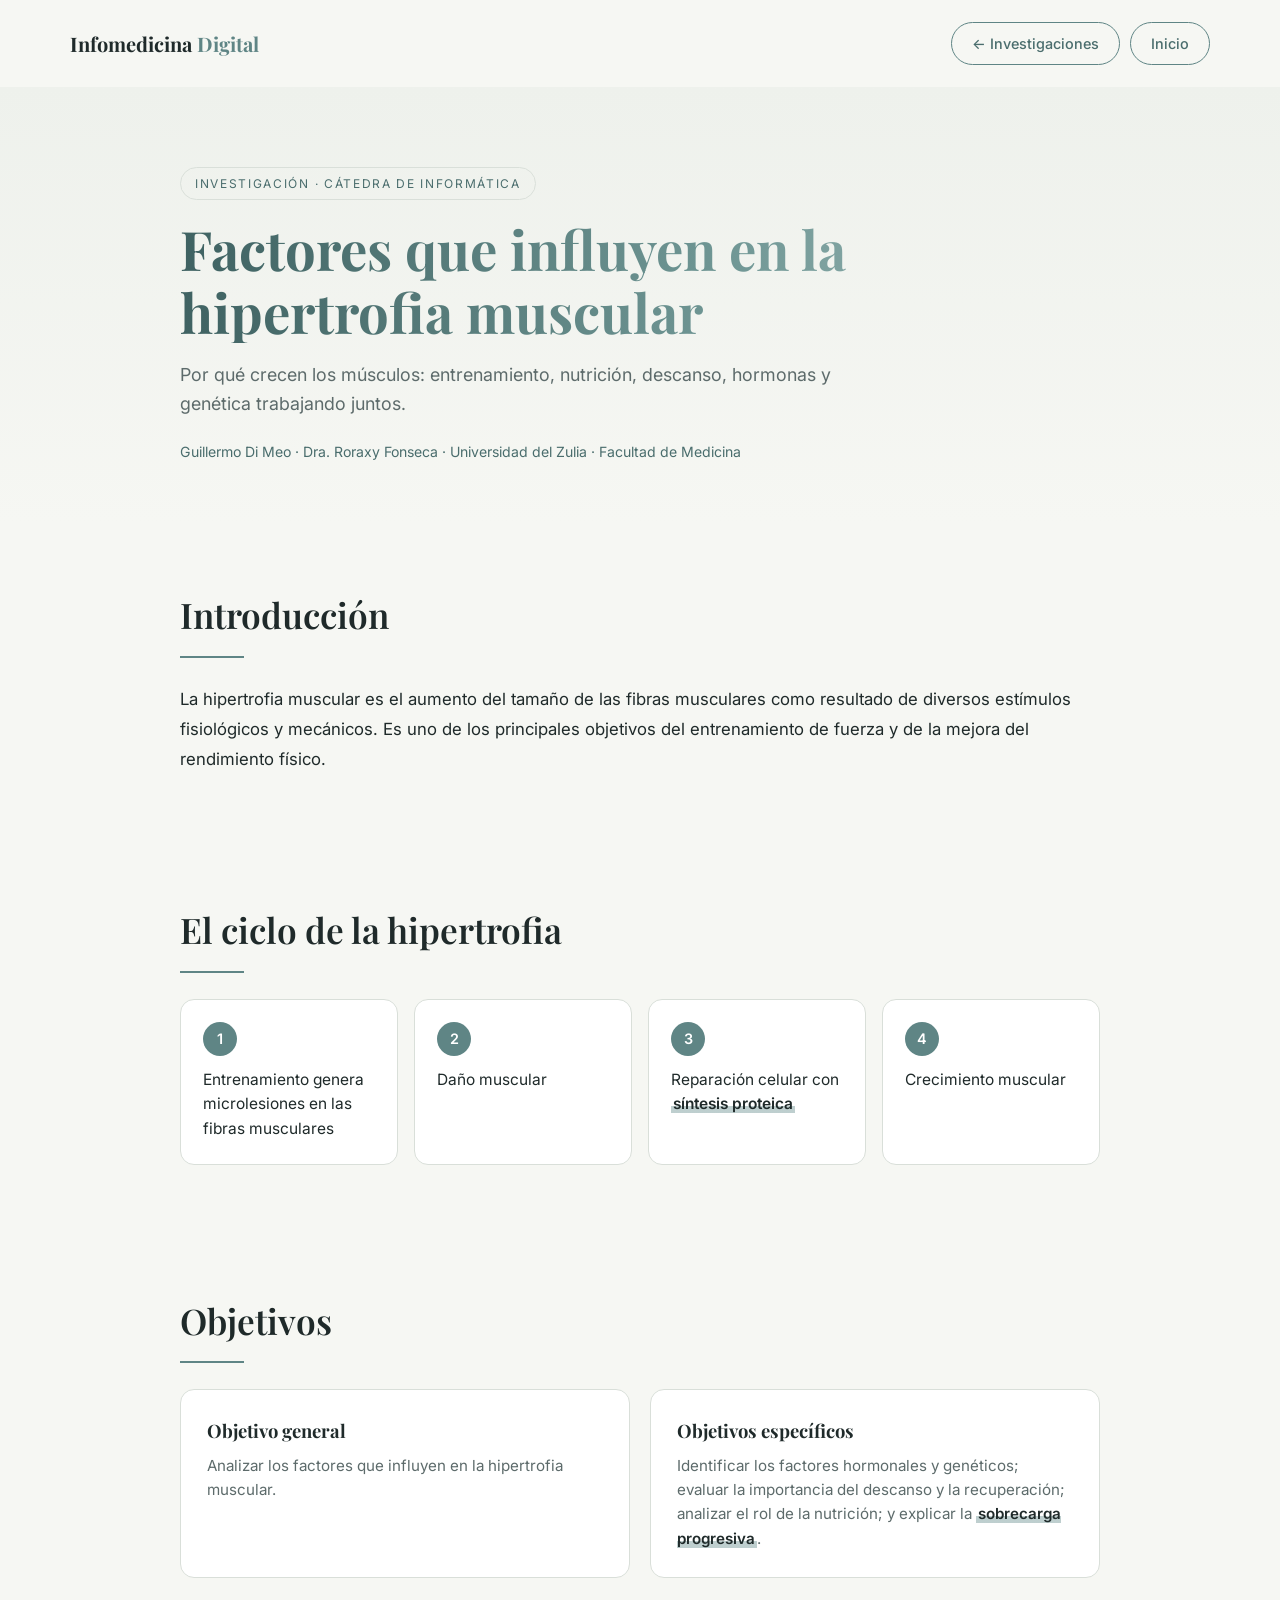
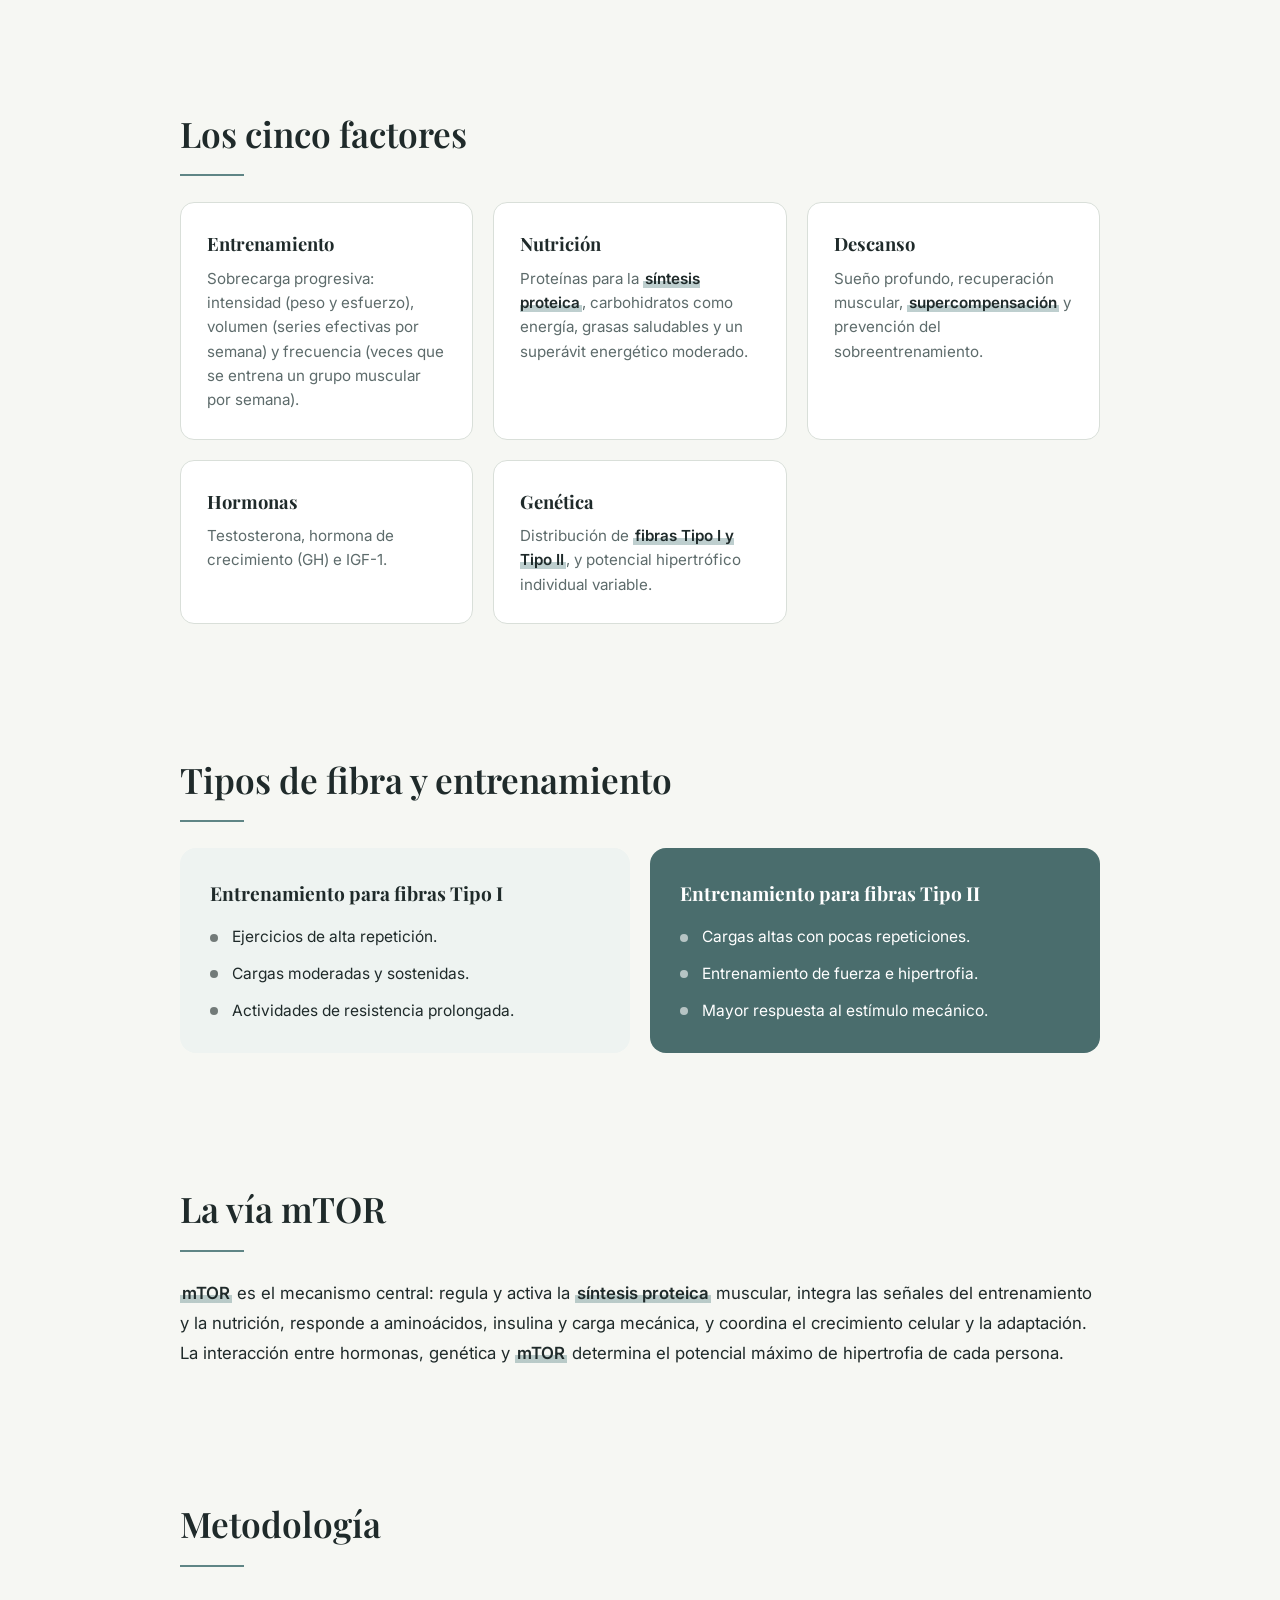
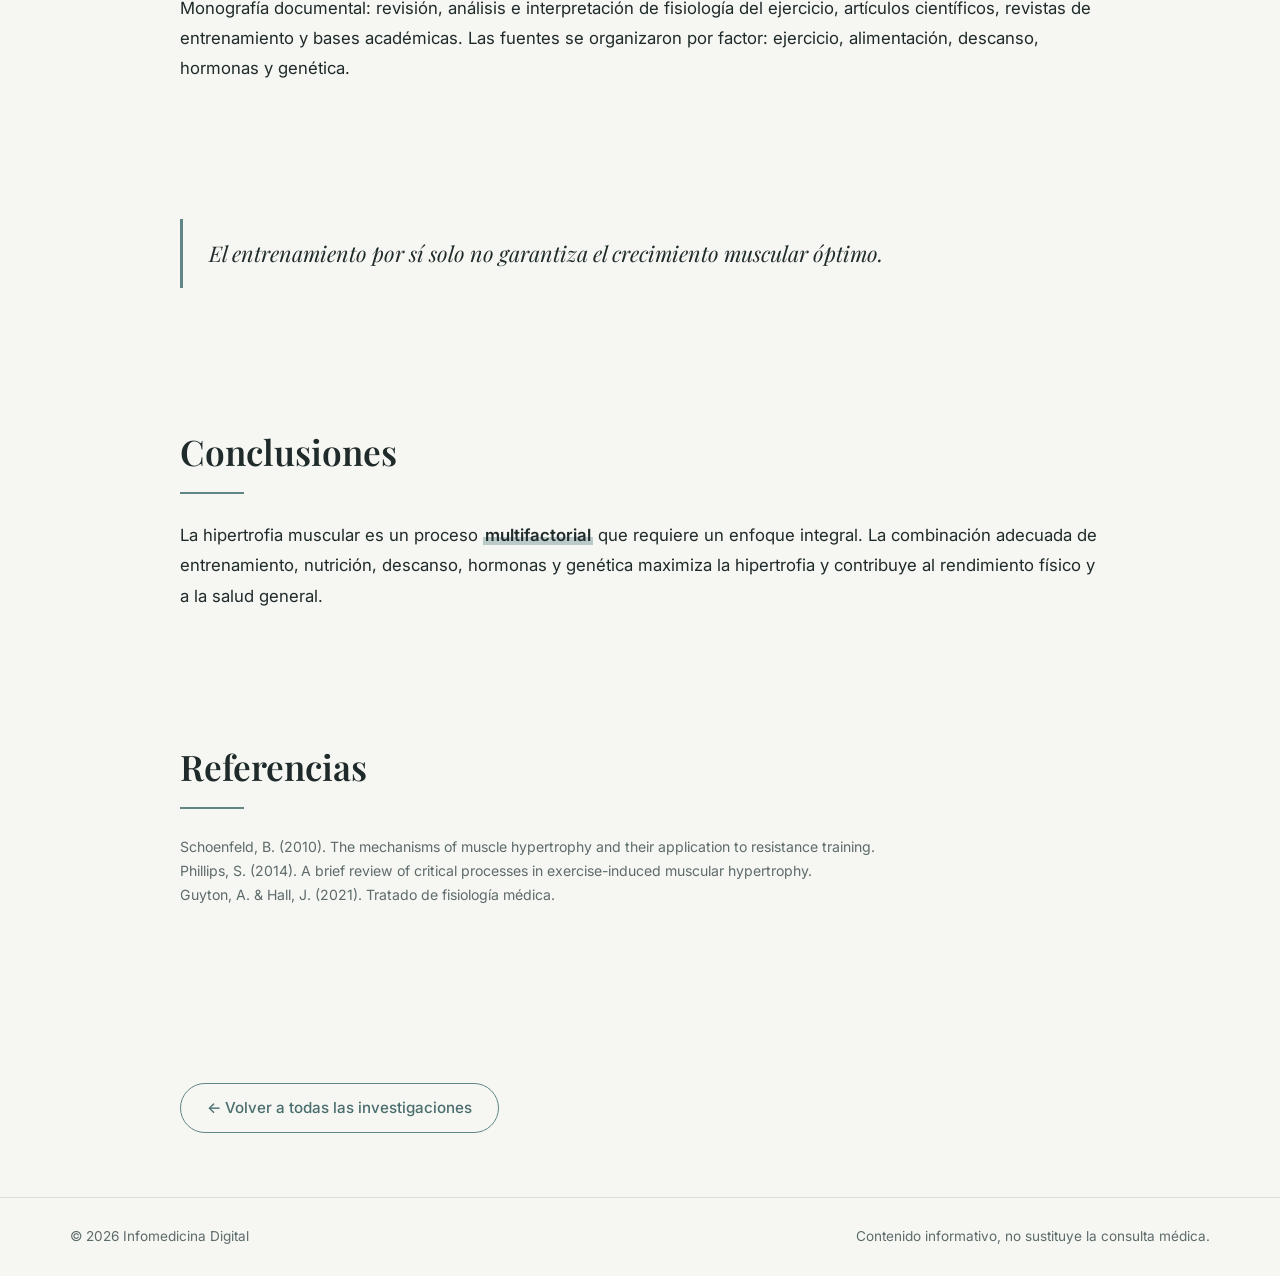
<file: investigaciones/hipertrofia-muscular.html>
<!doctype html>
<html lang="es">
<head>
  <meta charset="utf-8">
  <meta name="viewport" content="width=device-width, initial-scale=1">
  <title>Factores que influyen en la hipertrofia muscular · Infomedicina Digital</title>
  <link rel="preconnect" href="https://fonts.googleapis.com">
  <link rel="preconnect" href="https://fonts.gstatic.com" crossorigin>
  <link href="https://fonts.googleapis.com/css2?family=Playfair+Display:wght@600;700&family=Inter:wght@400;500;600&display=swap" rel="stylesheet">
  <link rel="stylesheet" href="../styles.css">
  <link rel="stylesheet" href="research.css">
</head>
<body>
<div class="rx-progress" aria-hidden="true"></div>
<header class="site-header">
  <div class="container nav">
    <a class="logo" href="../index.html">Infomedicina <span>Digital</span></a>
    <div style="display:flex;gap:10px;flex-wrap:wrap">
      <a class="btn btn-outline btn-small" href="../index.html#temas">← Investigaciones</a>
      <a class="btn btn-outline btn-small" href="../index.html#inicio">Inicio</a>
    </div>
  </div>
</header>
<main>
  <section class="rx-hero">
    <div class="rx-wrap">
      <span class="kicker">Investigación · Cátedra de Informática</span>
      <h1>Factores que influyen en la hipertrofia muscular</h1>
      <p class="rx-lead">Por qué crecen los músculos: entrenamiento, nutrición, descanso, hormonas y genética trabajando juntos.</p>
      <p class="rx-meta">Guillermo Di Meo · Dra. Roraxy Fonseca · Universidad del Zulia · Facultad de Medicina</p>
    </div>
  </section>
  <section class="rx-sec reveal "><div class="rx-wrap"><h2 class="rx-h">Introducción</h2><div class="prose"><p>La hipertrofia muscular es el aumento del tamaño de las fibras musculares como resultado de diversos estímulos fisiológicos y mecánicos. Es uno de los principales objetivos del entrenamiento de fuerza y de la mejora del rendimiento físico.</p></div></div></section><section class="rx-sec reveal "><div class="rx-wrap"><h2 class="rx-h">El ciclo de la hipertrofia</h2><div class="flow"><div class="step" style="--d:0.00s"><span class="step-n">1</span><p>Entrenamiento genera microlesiones en las fibras musculares</p></div><div class="step" style="--d:0.15s"><span class="step-n">2</span><p>Daño muscular</p></div><div class="step" style="--d:0.30s"><span class="step-n">3</span><p>Reparación celular con <span class="kw">síntesis proteica</span></p></div><div class="step" style="--d:0.45s"><span class="step-n">4</span><p>Crecimiento muscular</p></div></div></div></section><section class="rx-sec reveal "><div class="rx-wrap"><h2 class="rx-h">Objetivos</h2><div class="cards"><article class="rx-card" style="--d:0.00s"><h3>Objetivo general</h3><p>Analizar los factores que influyen en la hipertrofia muscular.</p></article><article class="rx-card" style="--d:0.10s"><h3>Objetivos específicos</h3><p>Identificar los factores hormonales y genéticos; evaluar la importancia del descanso y la recuperación; analizar el rol de la nutrición; y explicar la <span class="kw">sobrecarga progresiva</span>.</p></article></div></div></section><section class="rx-sec reveal "><div class="rx-wrap"><h2 class="rx-h">Los cinco factores</h2><div class="cards"><article class="rx-card" style="--d:0.00s"><h3>Entrenamiento</h3><p>Sobrecarga progresiva: intensidad (peso y esfuerzo), volumen (series efectivas por semana) y frecuencia (veces que se entrena un grupo muscular por semana).</p></article><article class="rx-card" style="--d:0.10s"><h3>Nutrición</h3><p>Proteínas para la <span class="kw">síntesis proteica</span>, carbohidratos como energía, grasas saludables y un superávit energético moderado.</p></article><article class="rx-card" style="--d:0.20s"><h3>Descanso</h3><p>Sueño profundo, recuperación muscular, <span class="kw">supercompensación</span> y prevención del sobreentrenamiento.</p></article><article class="rx-card" style="--d:0.30s"><h3>Hormonas</h3><p>Testosterona, hormona de crecimiento (GH) e IGF-1.</p></article><article class="rx-card" style="--d:0.40s"><h3>Genética</h3><p>Distribución de <span class="kw">fibras Tipo I y Tipo II</span>, y potencial hipertrófico individual variable.</p></article></div></div></section><section class="rx-sec reveal "><div class="rx-wrap"><h2 class="rx-h">Tipos de fibra y entrenamiento</h2><div class="compare"><div class="cmp cmp-a"><h3>Entrenamiento para fibras Tipo I</h3><ul><li>Ejercicios de alta repetición.</li><li>Cargas moderadas y sostenidas.</li><li>Actividades de resistencia prolongada.</li></ul></div><div class="cmp cmp-b"><h3>Entrenamiento para fibras Tipo II</h3><ul><li>Cargas altas con pocas repeticiones.</li><li>Entrenamiento de fuerza e hipertrofia.</li><li>Mayor respuesta al estímulo mecánico.</li></ul></div></div></div></section><section class="rx-sec reveal "><div class="rx-wrap"><h2 class="rx-h">La vía mTOR</h2><div class="prose"><p><span class="kw">mTOR</span> es el mecanismo central: regula y activa la <span class="kw">síntesis proteica</span> muscular, integra las señales del entrenamiento y la nutrición, responde a aminoácidos, insulina y carga mecánica, y coordina el crecimiento celular y la adaptación. La interacción entre hormonas, genética y <span class="kw">mTOR</span> determina el potencial máximo de hipertrofia de cada persona.</p></div></div></section><section class="rx-sec reveal "><div class="rx-wrap"><h2 class="rx-h">Metodología</h2><div class="prose"><p>Monografía documental: revisión, análisis e interpretación de fisiología del ejercicio, artículos científicos, revistas de entrenamiento y bases académicas. Las fuentes se organizaron por factor: ejercicio, alimentación, descanso, hormonas y genética.</p></div></div></section><section class="rx-sec reveal "><div class="rx-wrap"><blockquote class="rx-quote"><p>El entrenamiento por sí solo no garantiza el crecimiento muscular óptimo.</p></blockquote></div></section><section class="rx-sec reveal "><div class="rx-wrap"><h2 class="rx-h">Conclusiones</h2><div class="prose"><p>La hipertrofia muscular es un proceso <span class="kw">multifactorial</span> que requiere un enfoque integral. La combinación adecuada de entrenamiento, nutrición, descanso, hormonas y genética maximiza la hipertrofia y contribuye al rendimiento físico y a la salud general.</p></div></div></section><section class="rx-sec reveal "><div class="rx-wrap"><h2 class="rx-h">Referencias</h2><div class="refs">Schoenfeld, B. (2010). The mechanisms of muscle hypertrophy and their application to resistance training.<br>Phillips, S. (2014). A brief review of critical processes in exercise-induced muscular hypertrophy.<br>Guyton, A. &amp; Hall, J. (2021). Tratado de fisiología médica.</div></div></section>
  <section class="rx-sec"><div class="rx-wrap rx-back"><a class="btn btn-outline" href="../index.html#temas">← Volver a todas las investigaciones</a></div></section>
</main>
<footer class="site-footer">
  <div class="container footer-inner">
    <span>© 2026 Infomedicina Digital</span>
    <span>Contenido informativo, no sustituye la consulta médica.</span>
  </div>
</footer>
<script src="research.js" defer></script>
</body>
</html>
</file>
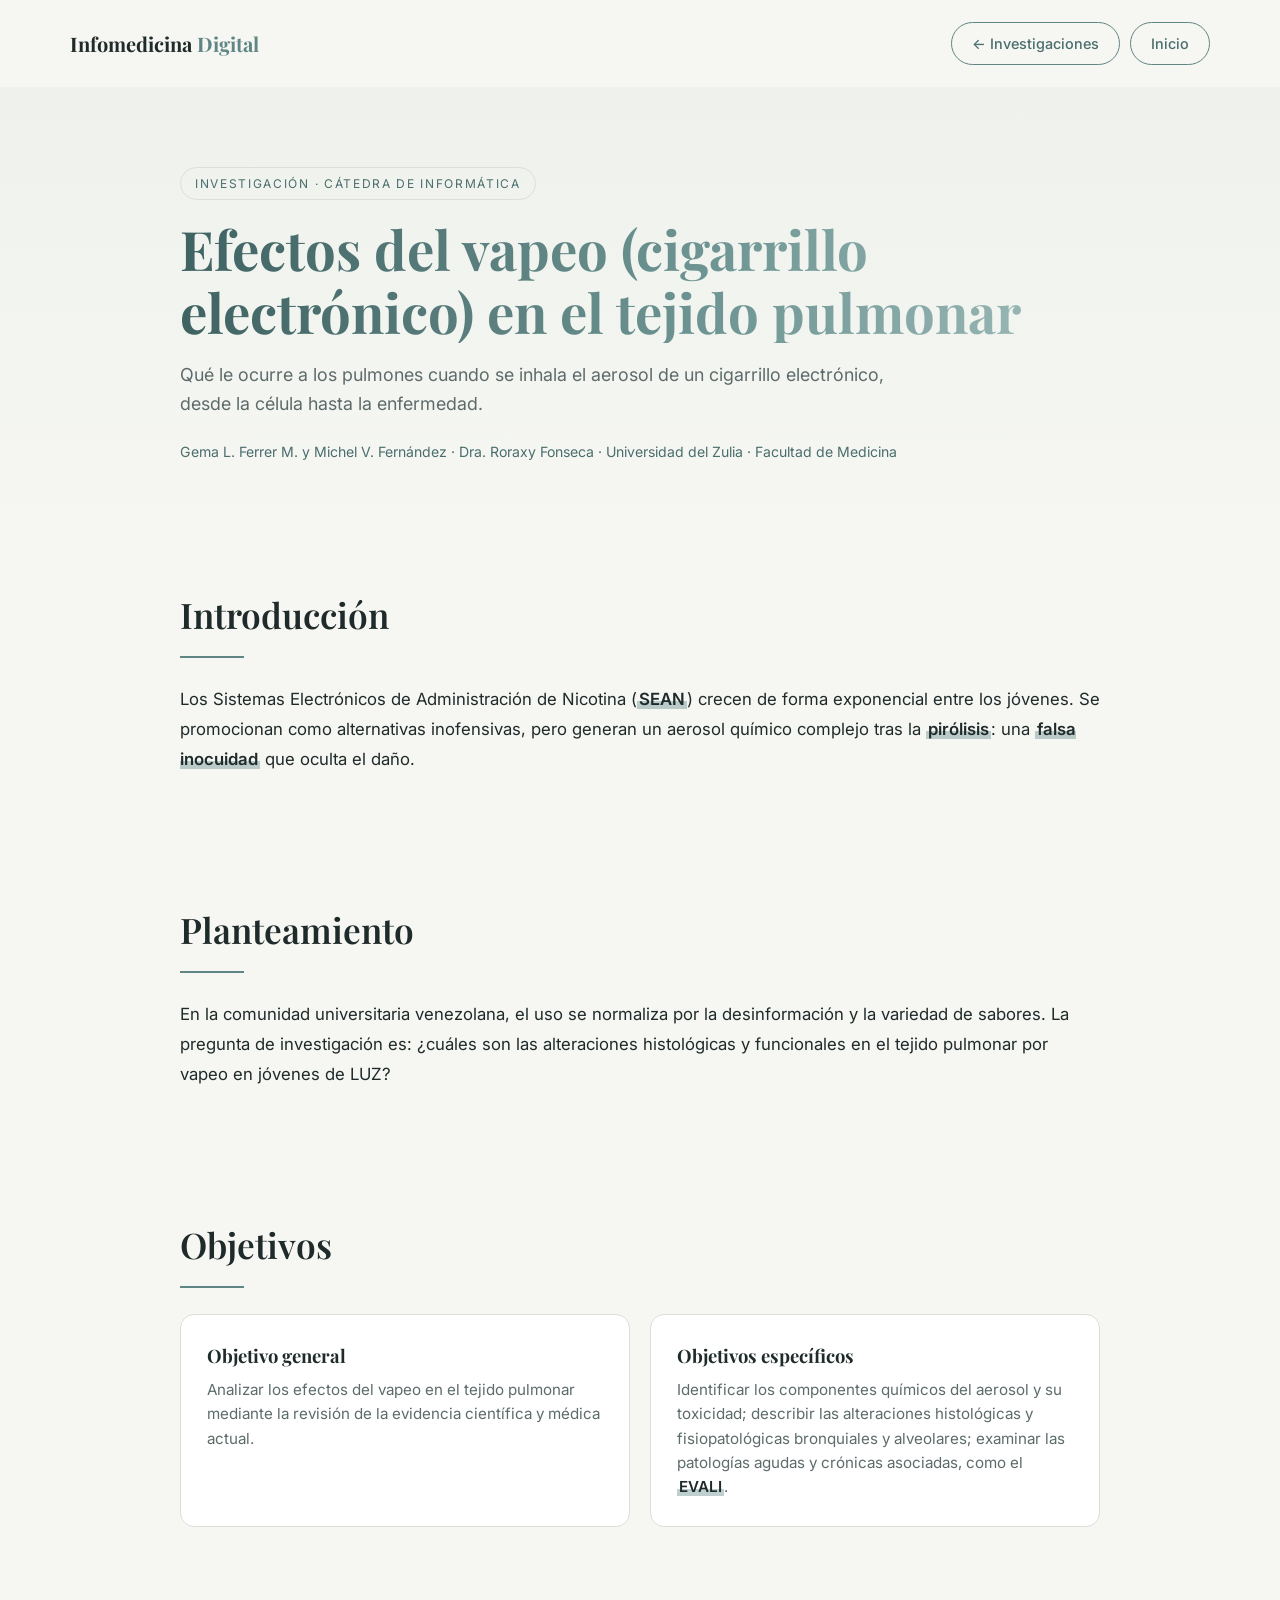
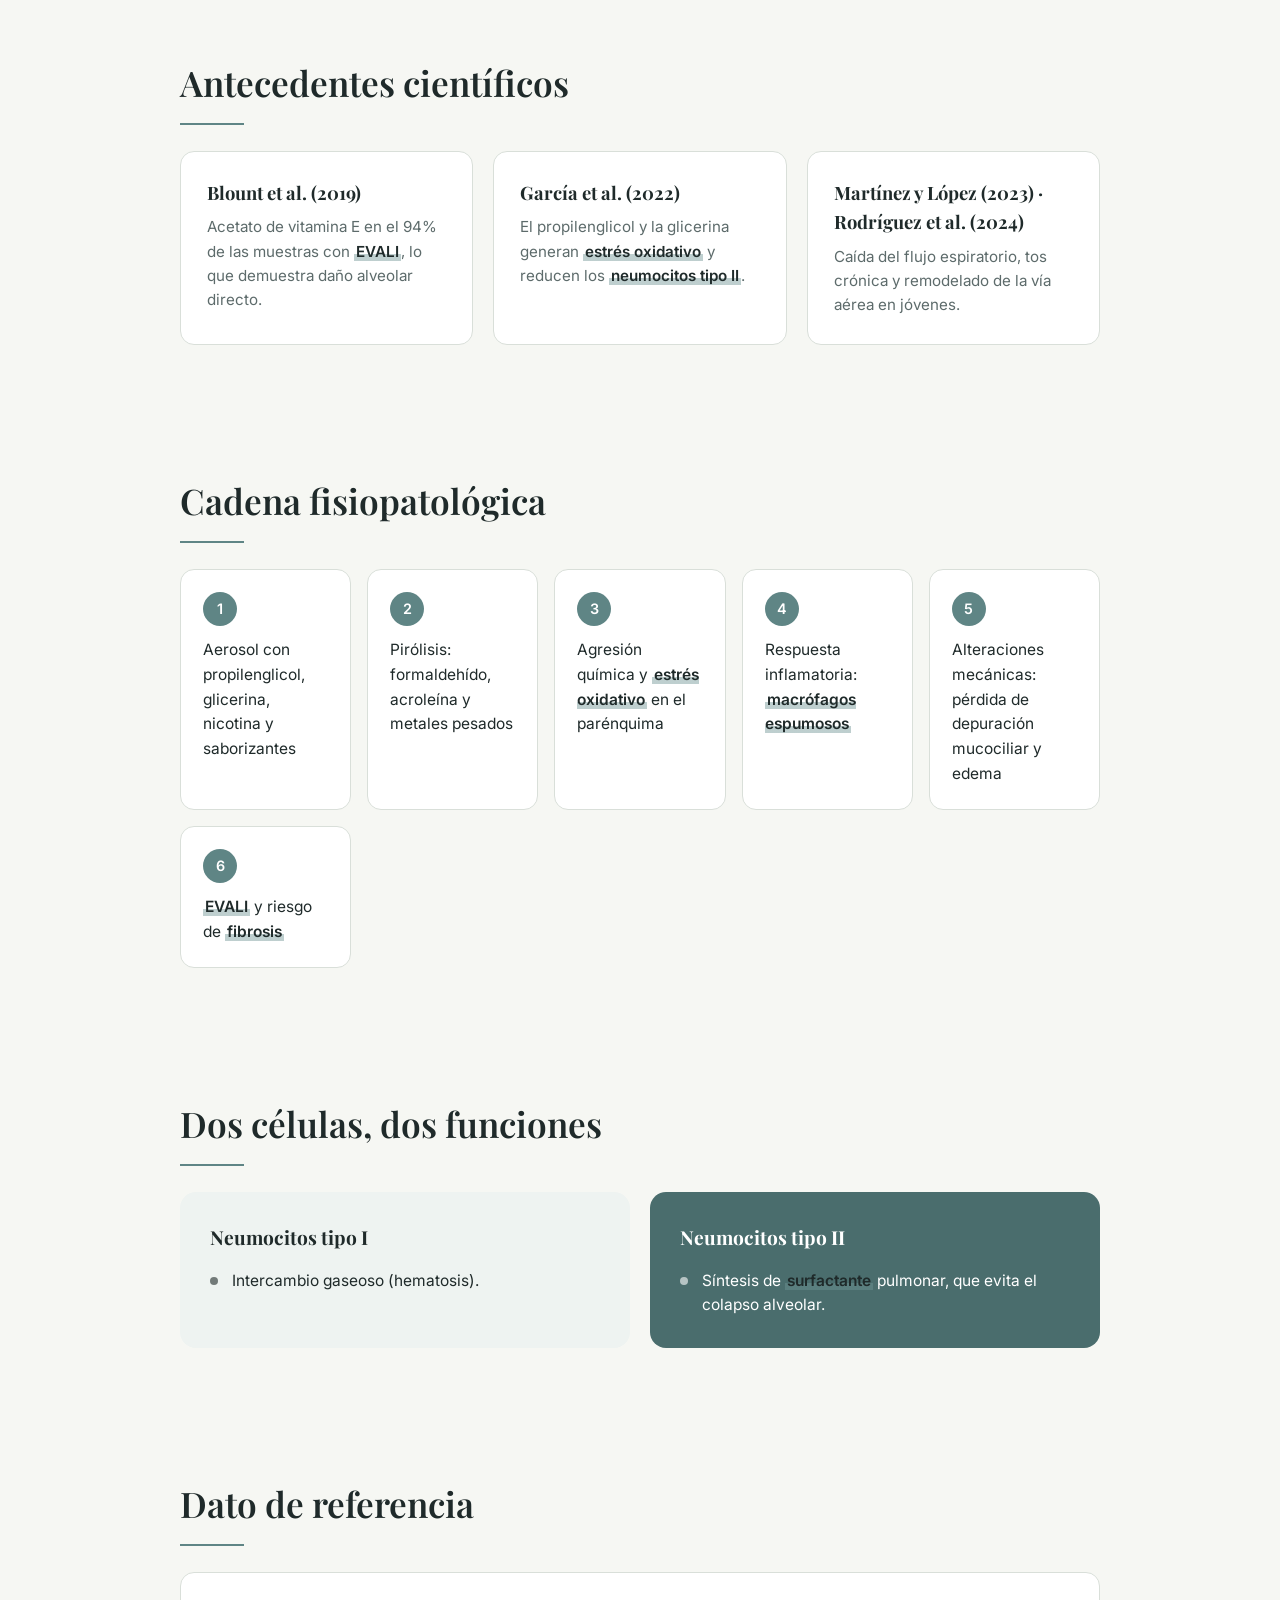
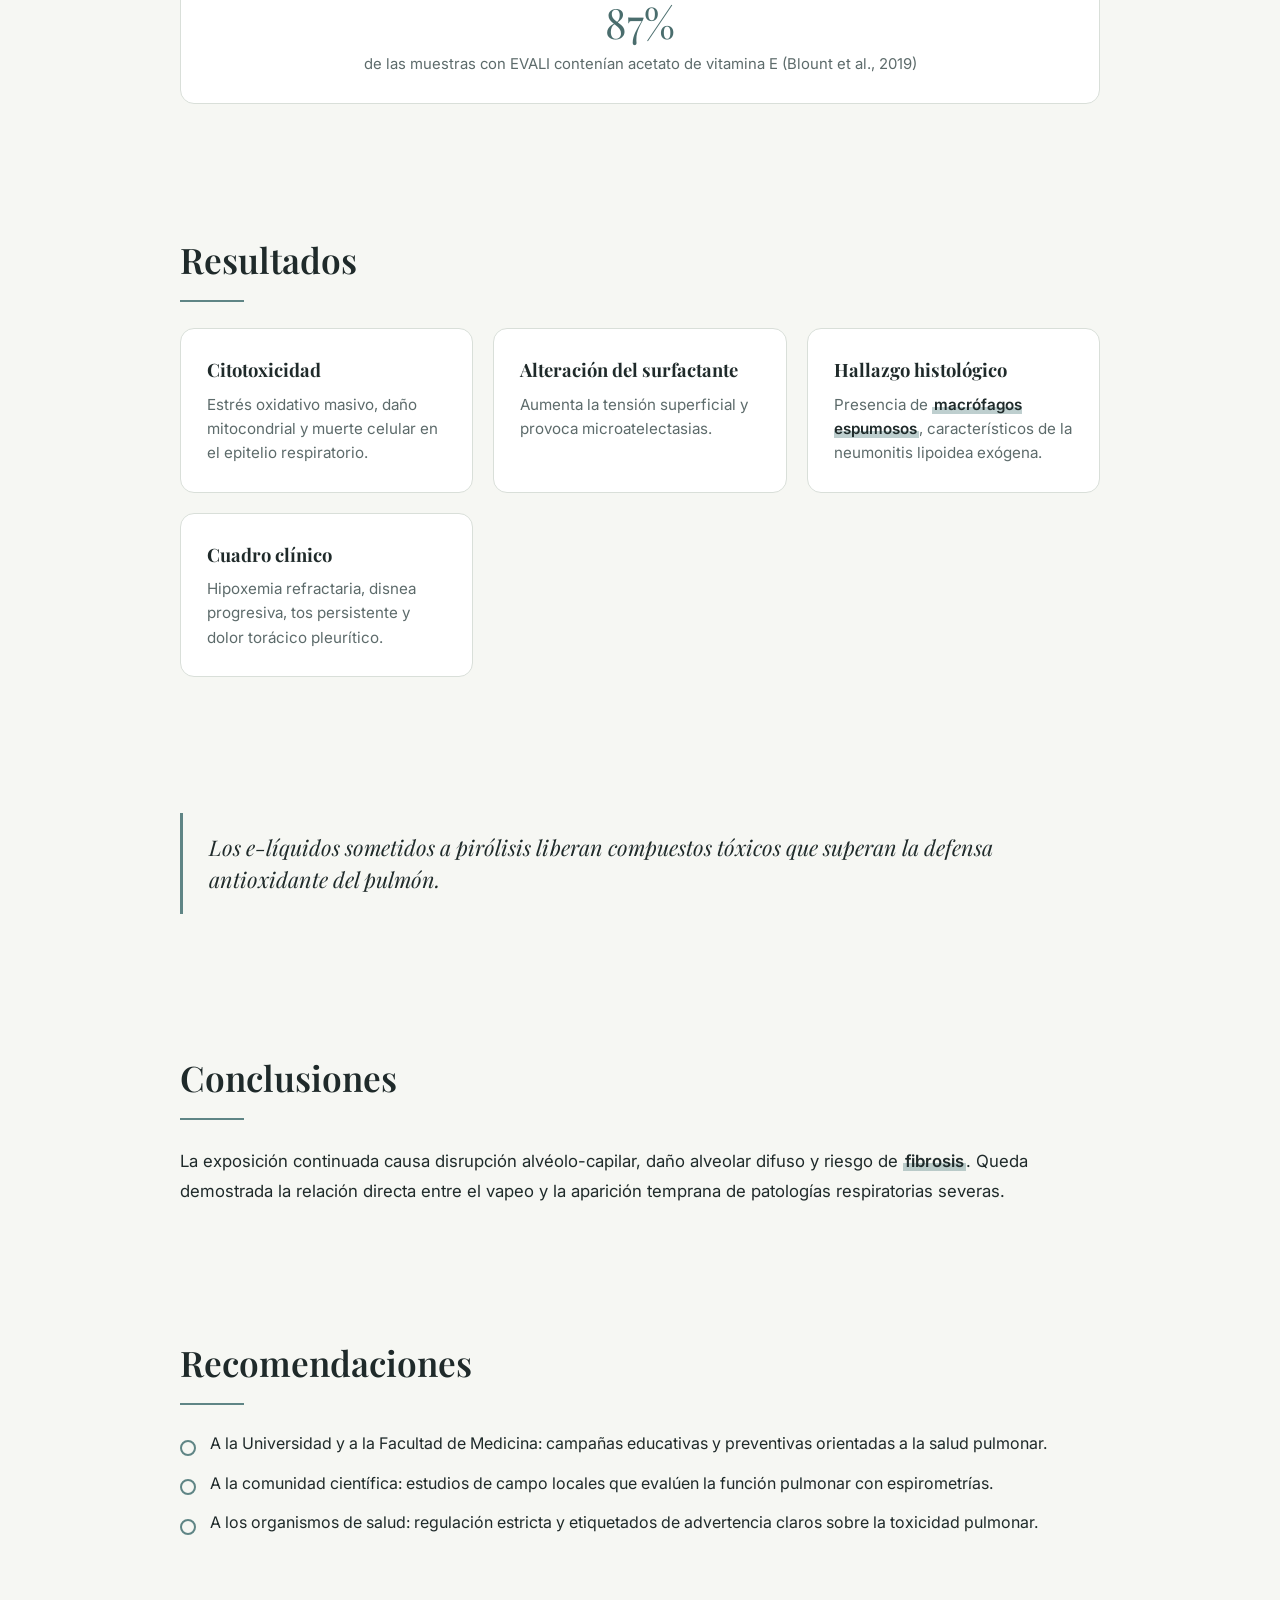
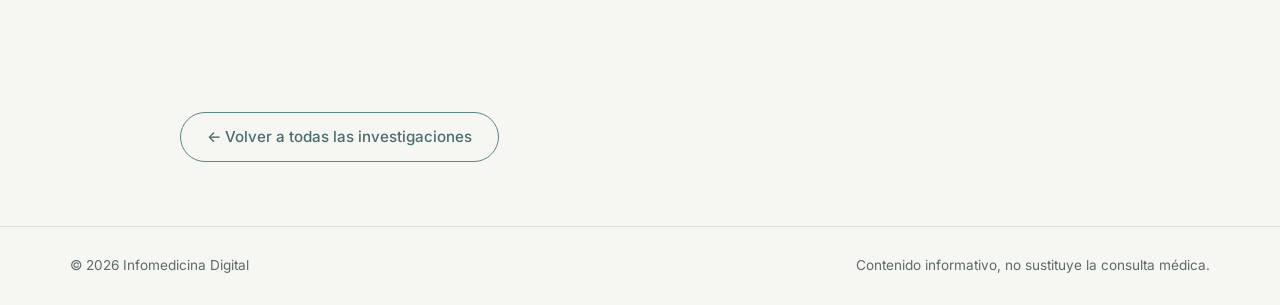
<file: investigaciones/vapeo-tejido-pulmonar.html>
<!doctype html>
<html lang="es">
<head>
  <meta charset="utf-8">
  <meta name="viewport" content="width=device-width, initial-scale=1">
  <title>Efectos del vapeo (cigarrillo electrónico) en el tejido pulmonar · Infomedicina Digital</title>
  <link rel="preconnect" href="https://fonts.googleapis.com">
  <link rel="preconnect" href="https://fonts.gstatic.com" crossorigin>
  <link href="https://fonts.googleapis.com/css2?family=Playfair+Display:wght@600;700&family=Inter:wght@400;500;600&display=swap" rel="stylesheet">
  <link rel="stylesheet" href="../styles.css">
  <link rel="stylesheet" href="research.css">
</head>
<body>
<div class="rx-progress" aria-hidden="true"></div>
<header class="site-header">
  <div class="container nav">
    <a class="logo" href="../index.html">Infomedicina <span>Digital</span></a>
    <div style="display:flex;gap:10px;flex-wrap:wrap">
      <a class="btn btn-outline btn-small" href="../index.html#temas">← Investigaciones</a>
      <a class="btn btn-outline btn-small" href="../index.html#inicio">Inicio</a>
    </div>
  </div>
</header>
<main>
  <section class="rx-hero">
    <div class="rx-wrap">
      <span class="kicker">Investigación · Cátedra de Informática</span>
      <h1>Efectos del vapeo (cigarrillo electrónico) en el tejido pulmonar</h1>
      <p class="rx-lead">Qué le ocurre a los pulmones cuando se inhala el aerosol de un cigarrillo electrónico, desde la célula hasta la enfermedad.</p>
      <p class="rx-meta">Gema L. Ferrer M. y Michel V. Fernández · Dra. Roraxy Fonseca · Universidad del Zulia · Facultad de Medicina</p>
    </div>
  </section>
  <section class="rx-sec reveal "><div class="rx-wrap"><h2 class="rx-h">Introducción</h2><div class="prose"><p>Los Sistemas Electrónicos de Administración de Nicotina (<span class="kw">SEAN</span>) crecen de forma exponencial entre los jóvenes. Se promocionan como alternativas inofensivas, pero generan un aerosol químico complejo tras la <span class="kw">pirólisis</span>: una <span class="kw">falsa inocuidad</span> que oculta el daño.</p></div></div></section><section class="rx-sec reveal "><div class="rx-wrap"><h2 class="rx-h">Planteamiento</h2><div class="prose"><p>En la comunidad universitaria venezolana, el uso se normaliza por la desinformación y la variedad de sabores. La pregunta de investigación es: ¿cuáles son las alteraciones histológicas y funcionales en el tejido pulmonar por vapeo en jóvenes de LUZ?</p></div></div></section><section class="rx-sec reveal "><div class="rx-wrap"><h2 class="rx-h">Objetivos</h2><div class="cards"><article class="rx-card" style="--d:0.00s"><h3>Objetivo general</h3><p>Analizar los efectos del vapeo en el tejido pulmonar mediante la revisión de la evidencia científica y médica actual.</p></article><article class="rx-card" style="--d:0.10s"><h3>Objetivos específicos</h3><p>Identificar los componentes químicos del aerosol y su toxicidad; describir las alteraciones histológicas y fisiopatológicas bronquiales y alveolares; examinar las patologías agudas y crónicas asociadas, como el <span class="kw">EVALI</span>.</p></article></div></div></section><section class="rx-sec reveal "><div class="rx-wrap"><h2 class="rx-h">Antecedentes científicos</h2><div class="cards"><article class="rx-card" style="--d:0.00s"><h3>Blount et al. (2019)</h3><p>Acetato de vitamina E en el 94% de las muestras con <span class="kw">EVALI</span>, lo que demuestra daño alveolar directo.</p></article><article class="rx-card" style="--d:0.10s"><h3>García et al. (2022)</h3><p>El propilenglicol y la glicerina generan <span class="kw">estrés oxidativo</span> y reducen los <span class="kw">neumocitos tipo II</span>.</p></article><article class="rx-card" style="--d:0.20s"><h3>Martínez y López (2023) · Rodríguez et al. (2024)</h3><p>Caída del flujo espiratorio, tos crónica y remodelado de la vía aérea en jóvenes.</p></article></div></div></section><section class="rx-sec reveal "><div class="rx-wrap"><h2 class="rx-h">Cadena fisiopatológica</h2><div class="flow"><div class="step" style="--d:0.00s"><span class="step-n">1</span><p>Aerosol con propilenglicol, glicerina, nicotina y saborizantes</p></div><div class="step" style="--d:0.15s"><span class="step-n">2</span><p>Pirólisis: formaldehído, acroleína y metales pesados</p></div><div class="step" style="--d:0.30s"><span class="step-n">3</span><p>Agresión química y <span class="kw">estrés oxidativo</span> en el parénquima</p></div><div class="step" style="--d:0.45s"><span class="step-n">4</span><p>Respuesta inflamatoria: <span class="kw">macrófagos espumosos</span></p></div><div class="step" style="--d:0.60s"><span class="step-n">5</span><p>Alteraciones mecánicas: pérdida de depuración mucociliar y edema</p></div><div class="step" style="--d:0.75s"><span class="step-n">6</span><p><span class="kw">EVALI</span> y riesgo de <span class="kw">fibrosis</span></p></div></div></div></section><section class="rx-sec reveal "><div class="rx-wrap"><h2 class="rx-h">Dos células, dos funciones</h2><div class="compare"><div class="cmp cmp-a"><h3>Neumocitos tipo I</h3><ul><li>Intercambio gaseoso (hematosis).</li></ul></div><div class="cmp cmp-b"><h3>Neumocitos tipo II</h3><ul><li>Síntesis de <span class="kw">surfactante</span> pulmonar, que evita el colapso alveolar.</li></ul></div></div></div></section><section class="rx-sec reveal "><div class="rx-wrap"><h2 class="rx-h">Dato de referencia</h2><div class="stats"><div class="stat"><div class="num" data-target="94" data-prefix="" data-suffix="%" data-dec="0">0%</div><div class="stat-label">de las muestras con EVALI contenían acetato de vitamina E (Blount et al., 2019)</div></div></div></div></section><section class="rx-sec reveal "><div class="rx-wrap"><h2 class="rx-h">Resultados</h2><div class="cards"><article class="rx-card" style="--d:0.00s"><h3>Citotoxicidad</h3><p>Estrés oxidativo masivo, daño mitocondrial y muerte celular en el epitelio respiratorio.</p></article><article class="rx-card" style="--d:0.10s"><h3>Alteración del surfactante</h3><p>Aumenta la tensión superficial y provoca microatelectasias.</p></article><article class="rx-card" style="--d:0.20s"><h3>Hallazgo histológico</h3><p>Presencia de <span class="kw">macrófagos espumosos</span>, característicos de la neumonitis lipoidea exógena.</p></article><article class="rx-card" style="--d:0.30s"><h3>Cuadro clínico</h3><p>Hipoxemia refractaria, disnea progresiva, tos persistente y dolor torácico pleurítico.</p></article></div></div></section><section class="rx-sec reveal "><div class="rx-wrap"><blockquote class="rx-quote"><p>Los e-líquidos sometidos a pirólisis liberan compuestos tóxicos que superan la defensa antioxidante del pulmón.</p></blockquote></div></section><section class="rx-sec reveal "><div class="rx-wrap"><h2 class="rx-h">Conclusiones</h2><div class="prose"><p>La exposición continuada causa disrupción alvéolo-capilar, daño alveolar difuso y riesgo de <span class="kw">fibrosis</span>. Queda demostrada la relación directa entre el vapeo y la aparición temprana de patologías respiratorias severas.</p></div></div></section><section class="rx-sec reveal "><div class="rx-wrap"><h2 class="rx-h">Recomendaciones</h2><ul class="rx-list"><li style="--d:0.00s">A la Universidad y a la Facultad de Medicina: campañas educativas y preventivas orientadas a la salud pulmonar.</li><li style="--d:0.08s">A la comunidad científica: estudios de campo locales que evalúen la función pulmonar con espirometrías.</li><li style="--d:0.16s">A los organismos de salud: regulación estricta y etiquetados de advertencia claros sobre la toxicidad pulmonar.</li></ul></div></section>
  <section class="rx-sec"><div class="rx-wrap rx-back"><a class="btn btn-outline" href="../index.html#temas">← Volver a todas las investigaciones</a></div></section>
</main>
<footer class="site-footer">
  <div class="container footer-inner">
    <span>© 2026 Infomedicina Digital</span>
    <span>Contenido informativo, no sustituye la consulta médica.</span>
  </div>
</footer>
<script src="research.js" defer></script>
</body>
</html>
</file>
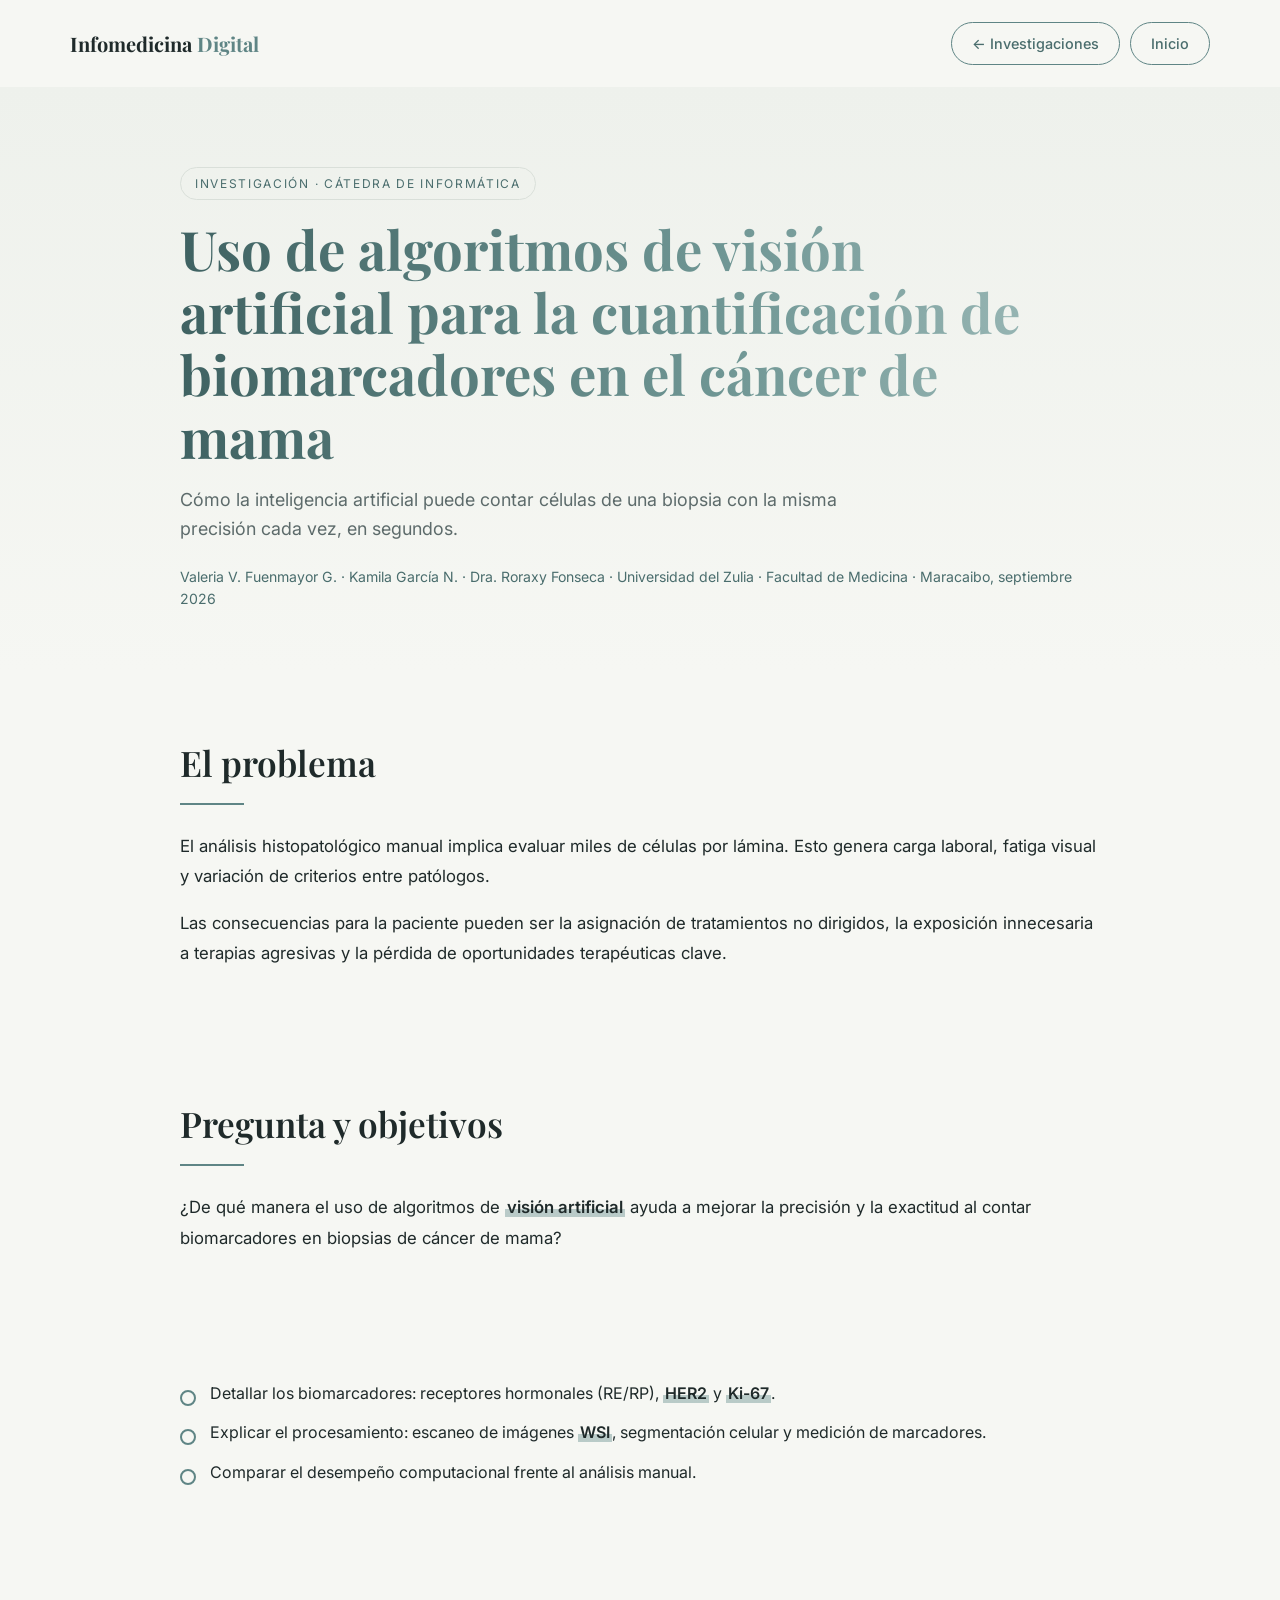
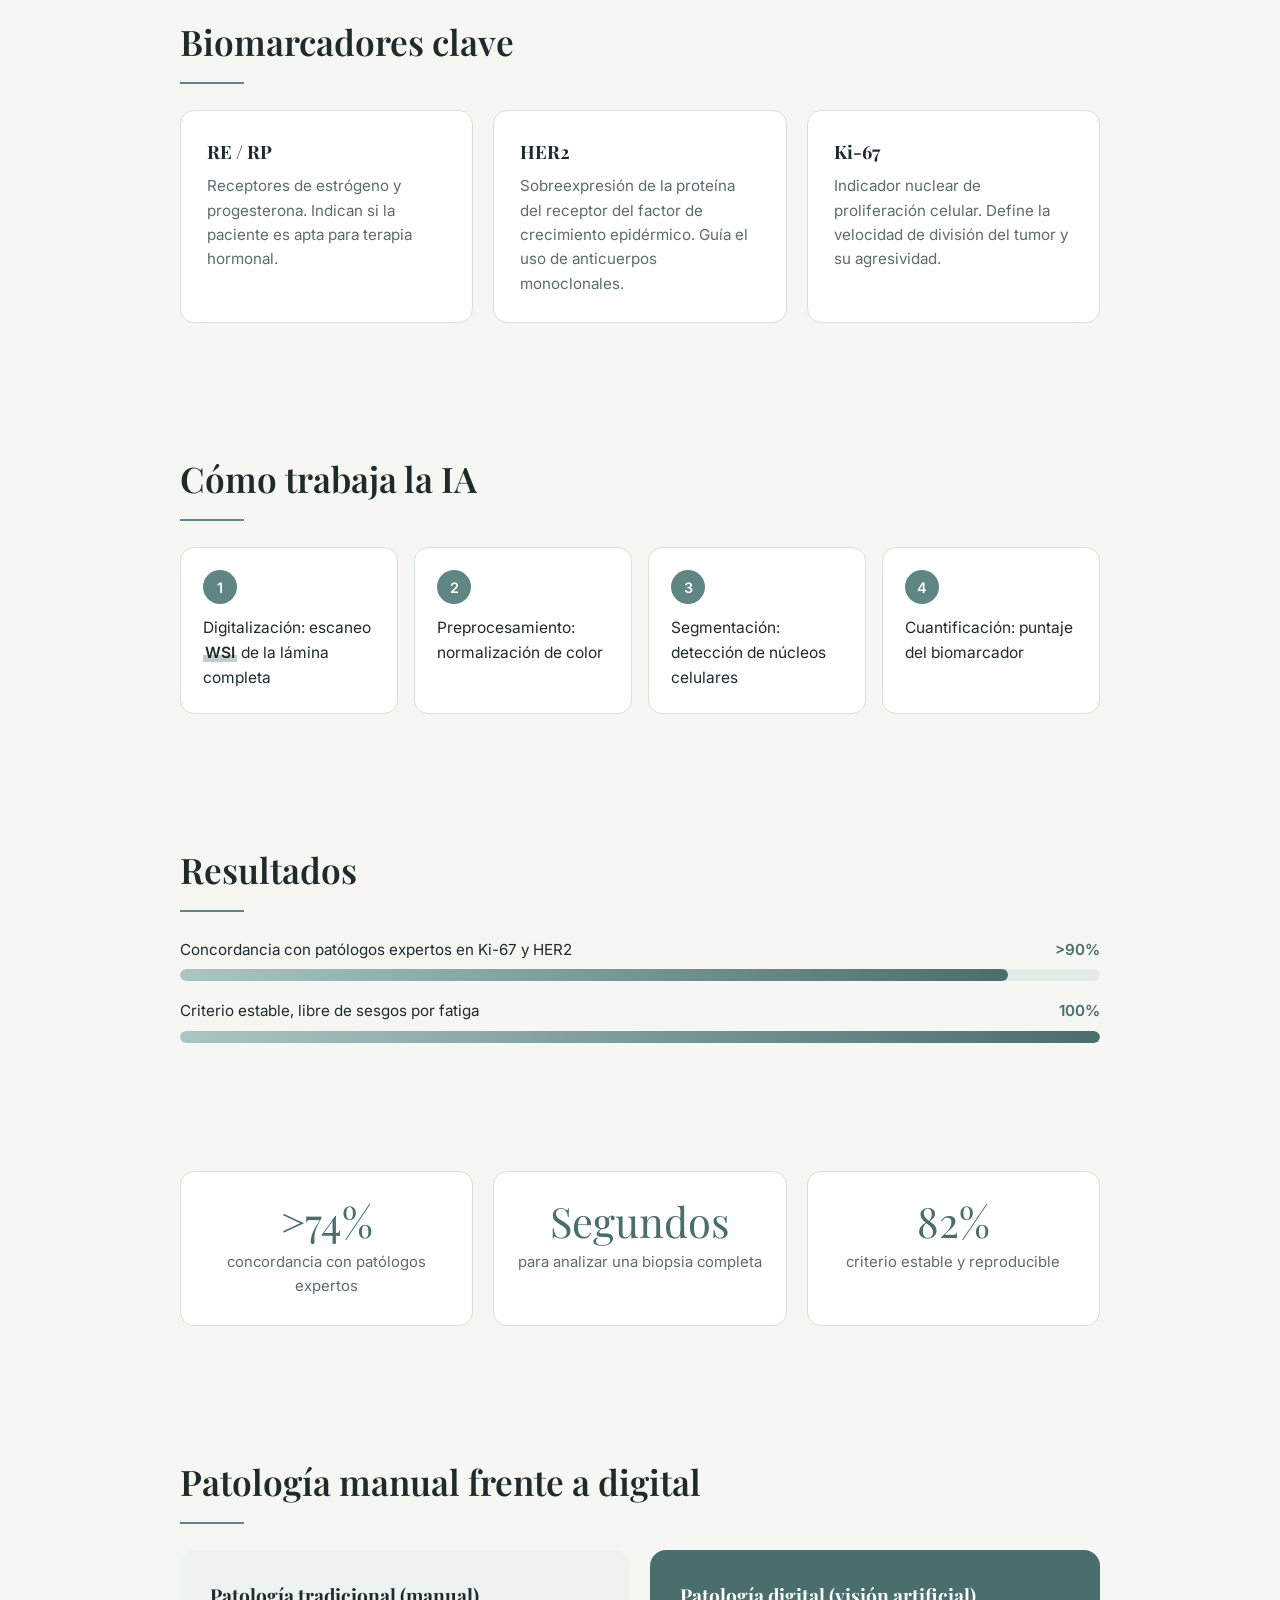
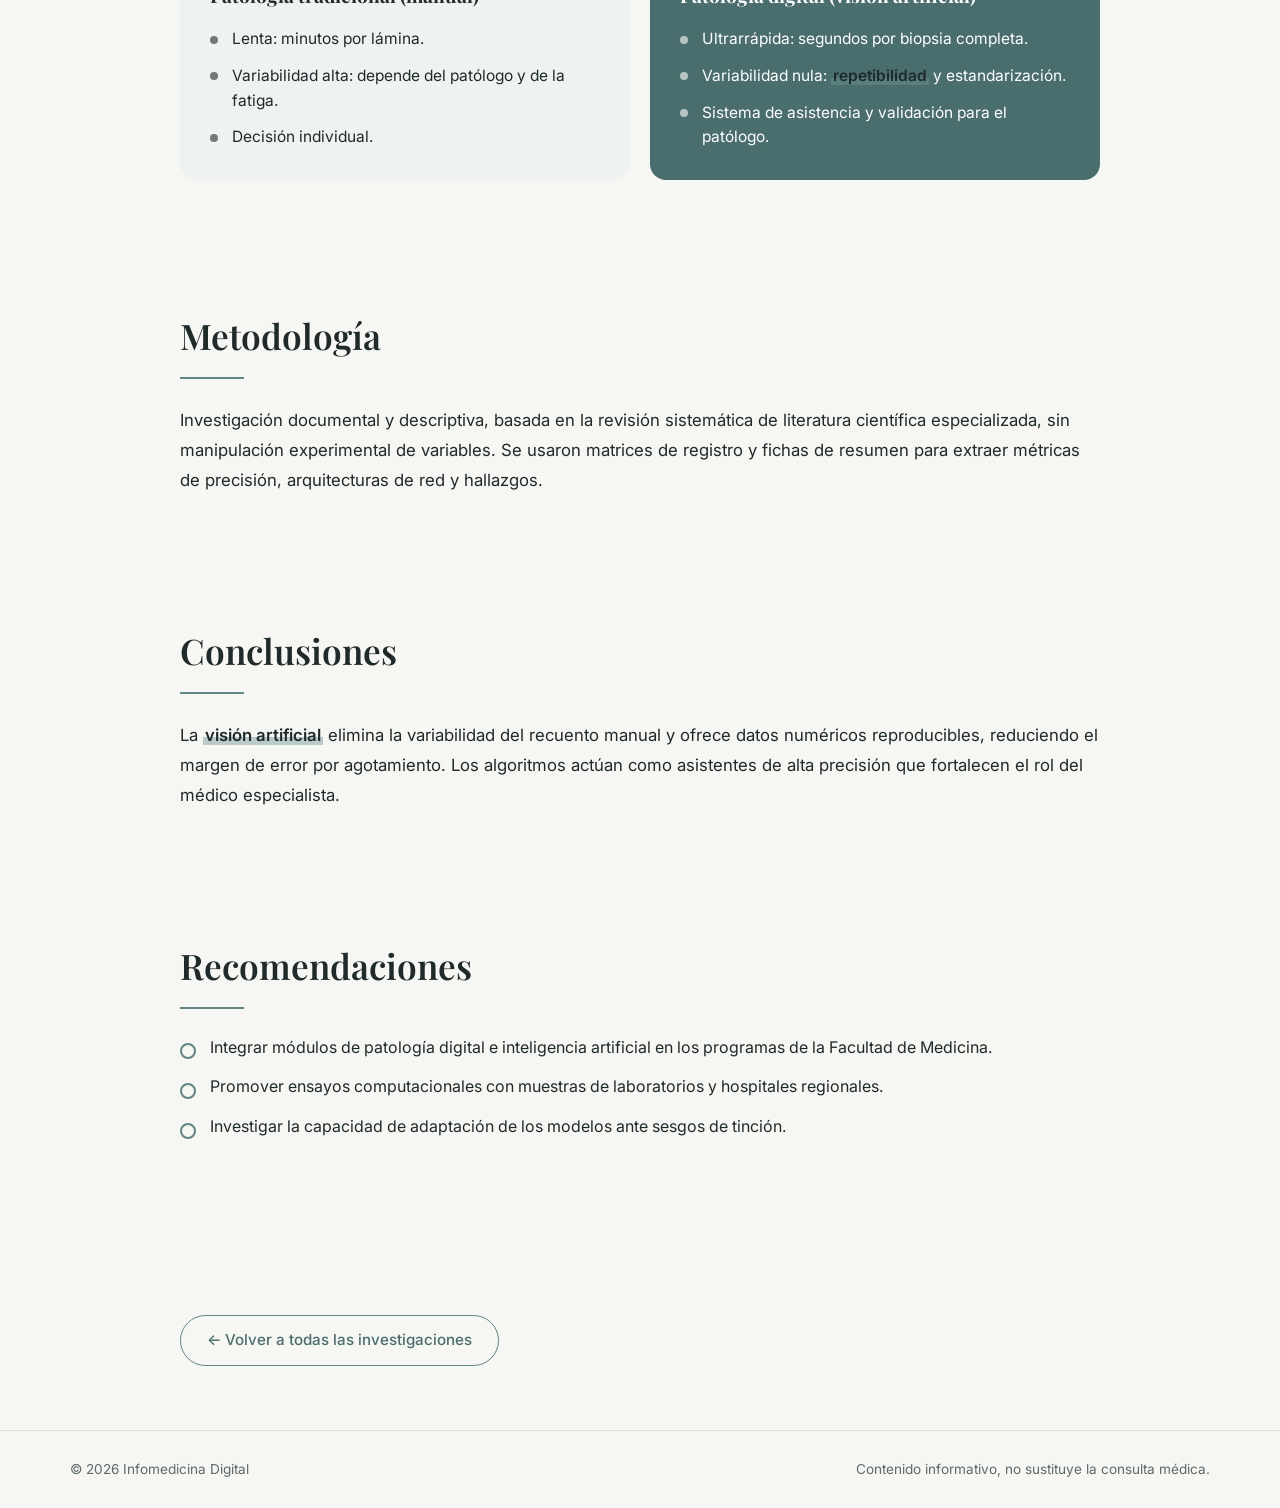
<file: investigaciones/vision-artificial-cancer-mama.html>
<!doctype html>
<html lang="es">
<head>
  <meta charset="utf-8">
  <meta name="viewport" content="width=device-width, initial-scale=1">
  <title>Uso de algoritmos de visión artificial para la cuantificación de biomarcadores en el cáncer de mama · Infomedicina Digital</title>
  <link rel="preconnect" href="https://fonts.googleapis.com">
  <link rel="preconnect" href="https://fonts.gstatic.com" crossorigin>
  <link href="https://fonts.googleapis.com/css2?family=Playfair+Display:wght@600;700&family=Inter:wght@400;500;600&display=swap" rel="stylesheet">
  <link rel="stylesheet" href="../styles.css">
  <link rel="stylesheet" href="research.css">
</head>
<body>
<div class="rx-progress" aria-hidden="true"></div>
<header class="site-header">
  <div class="container nav">
    <a class="logo" href="../index.html">Infomedicina <span>Digital</span></a>
    <div style="display:flex;gap:10px;flex-wrap:wrap">
      <a class="btn btn-outline btn-small" href="../index.html#temas">← Investigaciones</a>
      <a class="btn btn-outline btn-small" href="../index.html#inicio">Inicio</a>
    </div>
  </div>
</header>
<main>
  <section class="rx-hero">
    <div class="rx-wrap">
      <span class="kicker">Investigación · Cátedra de Informática</span>
      <h1>Uso de algoritmos de visión artificial para la cuantificación de biomarcadores en el cáncer de mama</h1>
      <p class="rx-lead">Cómo la inteligencia artificial puede contar células de una biopsia con la misma precisión cada vez, en segundos.</p>
      <p class="rx-meta">Valeria V. Fuenmayor G. · Kamila García N. · Dra. Roraxy Fonseca · Universidad del Zulia · Facultad de Medicina · Maracaibo, septiembre 2026</p>
    </div>
  </section>
  <section class="rx-sec reveal "><div class="rx-wrap"><h2 class="rx-h">El problema</h2><div class="prose"><p>El análisis histopatológico manual implica evaluar miles de células por lámina. Esto genera carga laboral, fatiga visual y variación de criterios entre patólogos.</p><p>Las consecuencias para la paciente pueden ser la asignación de tratamientos no dirigidos, la exposición innecesaria a terapias agresivas y la pérdida de oportunidades terapéuticas clave.</p></div></div></section><section class="rx-sec reveal "><div class="rx-wrap"><h2 class="rx-h">Pregunta y objetivos</h2><div class="prose"><p>¿De qué manera el uso de algoritmos de <span class="kw">visión artificial</span> ayuda a mejorar la precisión y la exactitud al contar biomarcadores en biopsias de cáncer de mama?</p></div></div></section><section class="rx-sec reveal "><div class="rx-wrap"><ul class="rx-list"><li style="--d:0.00s">Detallar los biomarcadores: receptores hormonales (RE/RP), <span class="kw">HER2</span> y <span class="kw">Ki-67</span>.</li><li style="--d:0.08s">Explicar el procesamiento: escaneo de imágenes <span class="kw">WSI</span>, segmentación celular y medición de marcadores.</li><li style="--d:0.16s">Comparar el desempeño computacional frente al análisis manual.</li></ul></div></section><section class="rx-sec reveal "><div class="rx-wrap"><h2 class="rx-h">Biomarcadores clave</h2><div class="cards"><article class="rx-card" style="--d:0.00s"><h3>RE / RP</h3><p>Receptores de estrógeno y progesterona. Indican si la paciente es apta para terapia hormonal.</p></article><article class="rx-card" style="--d:0.10s"><h3>HER2</h3><p>Sobreexpresión de la proteína del receptor del factor de crecimiento epidérmico. Guía el uso de anticuerpos monoclonales.</p></article><article class="rx-card" style="--d:0.20s"><h3>Ki-67</h3><p>Indicador nuclear de proliferación celular. Define la velocidad de división del tumor y su agresividad.</p></article></div></div></section><section class="rx-sec reveal "><div class="rx-wrap"><h2 class="rx-h">Cómo trabaja la IA</h2><div class="flow"><div class="step" style="--d:0.00s"><span class="step-n">1</span><p>Digitalización: escaneo <span class="kw">WSI</span> de la lámina completa</p></div><div class="step" style="--d:0.15s"><span class="step-n">2</span><p>Preprocesamiento: normalización de color</p></div><div class="step" style="--d:0.30s"><span class="step-n">3</span><p>Segmentación: detección de núcleos celulares</p></div><div class="step" style="--d:0.45s"><span class="step-n">4</span><p>Cuantificación: puntaje del biomarcador</p></div></div></div></section><section class="rx-sec reveal "><div class="rx-wrap"><h2 class="rx-h">Resultados</h2><div class="bars"><div class="bar-row"><div class="bar-head"><span>Concordancia con patólogos expertos en Ki-67 y HER2</span><span class="bar-val">&gt;90%</span></div><div class="bar-track"><div class="bar-fill" style="--w:90%;--i:0"></div></div></div><div class="bar-row"><div class="bar-head"><span>Criterio estable, libre de sesgos por fatiga</span><span class="bar-val">100%</span></div><div class="bar-track"><div class="bar-fill" style="--w:100%;--i:1"></div></div></div></div></div></section><section class="rx-sec reveal "><div class="rx-wrap"><div class="stats"><div class="stat"><div class="num" data-target="90" data-prefix="&gt;" data-suffix="%" data-dec="0">&gt;0%</div><div class="stat-label">concordancia con patólogos expertos</div></div><div class="stat"><div class="num">Segundos</div><div class="stat-label">para analizar una biopsia completa</div></div><div class="stat"><div class="num" data-target="100" data-prefix="" data-suffix="%" data-dec="0">0%</div><div class="stat-label">criterio estable y reproducible</div></div></div></div></section><section class="rx-sec reveal "><div class="rx-wrap"><h2 class="rx-h">Patología manual frente a digital</h2><div class="compare"><div class="cmp cmp-a"><h3>Patología tradicional (manual)</h3><ul><li>Lenta: minutos por lámina.</li><li>Variabilidad alta: depende del patólogo y de la fatiga.</li><li>Decisión individual.</li></ul></div><div class="cmp cmp-b"><h3>Patología digital (visión artificial)</h3><ul><li>Ultrarrápida: segundos por biopsia completa.</li><li>Variabilidad nula: <span class="kw">repetibilidad</span> y estandarización.</li><li>Sistema de asistencia y validación para el patólogo.</li></ul></div></div></div></section><section class="rx-sec reveal "><div class="rx-wrap"><h2 class="rx-h">Metodología</h2><div class="prose"><p>Investigación documental y descriptiva, basada en la revisión sistemática de literatura científica especializada, sin manipulación experimental de variables. Se usaron matrices de registro y fichas de resumen para extraer métricas de precisión, arquitecturas de red y hallazgos.</p></div></div></section><section class="rx-sec reveal "><div class="rx-wrap"><h2 class="rx-h">Conclusiones</h2><div class="prose"><p>La <span class="kw">visión artificial</span> elimina la variabilidad del recuento manual y ofrece datos numéricos reproducibles, reduciendo el margen de error por agotamiento. Los algoritmos actúan como asistentes de alta precisión que fortalecen el rol del médico especialista.</p></div></div></section><section class="rx-sec reveal "><div class="rx-wrap"><h2 class="rx-h">Recomendaciones</h2><ul class="rx-list"><li style="--d:0.00s">Integrar módulos de patología digital e inteligencia artificial en los programas de la Facultad de Medicina.</li><li style="--d:0.08s">Promover ensayos computacionales con muestras de laboratorios y hospitales regionales.</li><li style="--d:0.16s">Investigar la capacidad de adaptación de los modelos ante sesgos de tinción.</li></ul></div></section>
  <section class="rx-sec"><div class="rx-wrap rx-back"><a class="btn btn-outline" href="../index.html#temas">← Volver a todas las investigaciones</a></div></section>
</main>
<footer class="site-footer">
  <div class="container footer-inner">
    <span>© 2026 Infomedicina Digital</span>
    <span>Contenido informativo, no sustituye la consulta médica.</span>
  </div>
</footer>
<script src="research.js" defer></script>
</body>
</html>
</file>
<file: styles.css>
:root {
  --bg: #f6f7f3;
  --bg-alt: #eef1ec;
  --ink: #1f2a2a;
  --muted: #5d6b6b;
  --teal: #5f8585;
  --teal-dark: #4a6d6d;
  --line: #d9dfd9;
  --radius: 12px;
  --serif: "Playfair Display", Georgia, serif;
  --sans: "Inter", system-ui, -apple-system, sans-serif;
}

* { box-sizing: border-box; margin: 0; padding: 0; }
html { scroll-behavior: smooth; }
body {
  font-family: var(--sans);
  background: var(--bg);
  color: var(--ink);
  line-height: 1.6;
}
a { color: inherit; text-decoration: none; }
img { max-width: 100%; display: block; }

.container { width: min(1140px, 92%); margin: 0 auto; }

/* Header */
.site-header { padding: 22px 0; background: var(--bg); }
.nav { display: flex; align-items: center; justify-content: space-between; gap: 24px; flex-wrap: wrap; }
.logo { font-family: var(--serif); font-size: 1.25rem; font-weight: 700; }
.logo span { color: var(--teal); }
.menu { display: flex; gap: 26px; font-size: 0.95rem; }
.menu a { color: var(--muted); }
.menu a.active, .menu a:hover { color: var(--ink); }

/* Buttons */
.btn {
  display: inline-block;
  padding: 12px 26px;
  border-radius: 999px;
  font-weight: 500;
  font-size: 0.95rem;
  border: 1px solid transparent;
  cursor: pointer;
  transition: background 0.2s, color 0.2s;
}
.btn-primary { background: var(--teal); color: #fff; }
.btn-primary:hover { background: var(--teal-dark); }
.btn-outline { border-color: var(--teal); color: var(--teal-dark); background: transparent; }
.btn-outline:hover { background: var(--teal); color: #fff; }
.btn-small { padding: 9px 20px; font-size: 0.9rem; }

/* Hero */
.hero {
  position: relative;
  min-height: 100vh;
  display: flex;
  align-items: center;
  padding: 120px 0 100px;
  background:
    linear-gradient(rgba(246, 247, 243, 0.86), rgba(246, 247, 243, 0.86)),
    url("https://commons.wikimedia.org/wiki/Special:FilePath/Researchers_in_laboratory.jpg?width=1920") center / cover no-repeat;
}
.hero-inner { display: grid; grid-template-columns: 1fr; text-align: center; }
.hero h1 {
  background: linear-gradient(90deg, #3f6262 0%, #6f9694 55%, #9dbab8 100%);
  -webkit-background-clip: text;
  background-clip: text;
  -webkit-text-fill-color: transparent;
  color: transparent;
  font-family: var(--serif);
  font-size: clamp(2.6rem, 6vw, 4.6rem);
  line-height: 1.05;
  font-weight: 700;
  margin-bottom: 20px;
}
.hero-sub {
  color: var(--muted);
  max-width: 540px;
  margin: 0 auto;
  font-size: 1.08rem;
  line-height: 1.7;
  text-wrap: balance;
}
.hero-kicker {
  display: block;
  margin-bottom: 10px;
  font-size: 0.8rem;
  font-weight: 600;
  letter-spacing: 0.14em;
  text-transform: uppercase;
  color: var(--teal-dark);
}
.hero-actions { display: flex; gap: 14px; flex-wrap: wrap; }
.hero-media { position: relative; }
.hero-placeholder {
  aspect-ratio: 4 / 5;
  border-radius: 200px 200px var(--radius) var(--radius);
  background: linear-gradient(160deg, #dfe7e4, #b9cccb);
  display: grid;
  place-items: center;
  color: var(--teal-dark);
  font-weight: 500;
}

/* Sections */
.section { padding: 90px 0; }
.section-alt { background: var(--bg-alt); }
.section-head { text-align: center; margin-bottom: 52px; }
.section-head h2 { font-family: var(--serif); font-size: clamp(1.8rem, 3.5vw, 2.4rem); font-weight: 600; }
.section-head-row { display: flex; justify-content: space-between; align-items: center; text-align: left; flex-wrap: wrap; gap: 16px; }
.subtitle { color: var(--muted); margin-top: 8px; }
.divider { display: block; width: 50px; height: 2px; background: var(--teal); margin: 0 auto 20px; }

.grid { display: grid; gap: 28px; }
.grid-3 { grid-template-columns: repeat(3, 1fr); }
.grid-4 { grid-template-columns: repeat(4, 1fr); }

/* Topics */
.topic { text-align: center; padding: 20px; }
.topic-icon {
  width: 64px; height: 64px; margin: 0 auto 18px;
  border-radius: 50%; border: 1px solid var(--line);
  display: grid; place-items: center;
  color: var(--teal); font-weight: 600;
}
.topic h3, .card h3, .member h3 { font-family: var(--serif); font-size: 1.2rem; margin-bottom: 8px; }
.topic p, .card p { color: var(--muted); font-size: 0.93rem; }

/* Cards */
.card-media {
  aspect-ratio: 4 / 3;
  border-radius: var(--radius);
  background: linear-gradient(135deg, #d4e0dd, #a9c0bd);
  margin-bottom: 18px;
}
.card p { margin-bottom: 10px; }
.read-more { color: var(--teal-dark); font-size: 0.9rem; font-weight: 500; }

/* Quote banner */
.quote { background: var(--teal); color: #fff; padding: 0; }
.quote-inner { display: grid; grid-template-columns: 1fr 1fr; align-items: stretch; }
.quote-media { min-height: 320px; background: linear-gradient(135deg, #7d9c9c, #3f6262); }
.quote-text { padding: 70px 60px; display: flex; flex-direction: column; justify-content: center; }
.quote-text h2 { font-family: var(--serif); font-size: clamp(1.8rem, 3vw, 2.3rem); margin-bottom: 16px; }
.quote-text p { opacity: 0.92; margin-bottom: 20px; max-width: 460px; }
.quote-author { font-size: 0.85rem; letter-spacing: 0.04em; opacity: 0.85; }

/* Team */
.member { text-align: center; }
.member-photo {
  aspect-ratio: 4 / 5;
  border-radius: var(--radius);
  background: linear-gradient(160deg, #e3eae7, #bfcfcc);
  margin-bottom: 16px;
}
.role { color: var(--muted); font-size: 0.9rem; }

/* CTA */
.section-cta { background: var(--bg-alt); }
.cta { text-align: center; max-width: 620px; }
.cta h2 { font-family: var(--serif); font-size: clamp(1.8rem, 3.5vw, 2.4rem); margin-bottom: 12px; }
.cta p { color: var(--muted); margin-bottom: 28px; }
.subscribe { display: flex; gap: 10px; flex-wrap: wrap; justify-content: center; }
.subscribe input {
  flex: 1 1 260px;
  padding: 13px 20px;
  border-radius: 999px;
  border: 1px solid var(--line);
  font: inherit;
  background: #fff;
}
.subscribe input:focus { outline: 2px solid var(--teal); outline-offset: 1px; }

/* Footer */
.site-footer { padding: 28px 0; font-size: 0.85rem; color: var(--muted); border-top: 1px solid var(--line); }
.footer-inner { display: flex; justify-content: space-between; flex-wrap: wrap; gap: 12px; }

/* Responsive */
@media (max-width: 900px) {
  .hero-inner, .quote-inner { grid-template-columns: 1fr; }
  .hero-placeholder { aspect-ratio: 4 / 3; }
  .quote-media { min-height: 240px; }
  .quote-text { padding: 50px 30px; }
  .grid-4 { grid-template-columns: repeat(2, 1fr); }
  .grid-3 { grid-template-columns: 1fr; }
  .menu { display: none; }
}
@media (max-width: 560px) {
  .grid-4 { grid-template-columns: 1fr; }
  .section { padding: 60px 0; }
}

/* Investigaciones */
.topic-link { display: flex; flex-direction: column; gap: 14px; padding: 28px 24px; text-align: left; background: #fff; border: 1px solid var(--line); border-radius: var(--radius); transition: transform 0.2s, border-color 0.2s; }
.topic-link:hover { transform: translateY(-3px); border-color: var(--teal); }
.topic-link h3 { font-size: 1.05rem; line-height: 1.4; margin-bottom: 0; }
.topic-more { color: var(--teal-dark); font-size: 0.9rem; font-weight: 500; margin-top: auto; }
.page-content { padding: 70px 0 100px; }
.page-content h1 { font-family: var(--serif); font-size: clamp(1.9rem, 4vw, 2.8rem); line-height: 1.2; max-width: 860px; margin-bottom: 14px; }
.article-body { margin-top: 36px; max-width: 760px; color: var(--muted); }

/* ===== Biblioteca de investigaciones ===== */
.sr-only { position: absolute; width: 1px; height: 1px; overflow: hidden; clip: rect(0 0 0 0); white-space: nowrap; }
.inv-section {
  padding: 110px 0 120px;
  background:
    radial-gradient(900px 480px at 0% 0%, #e4ece8 0%, transparent 60%),
    radial-gradient(800px 420px at 100% 100%, #e9edf5 0%, transparent 60%),
    #f6f7f3;
}
.inv-head { text-align: center; margin-bottom: 44px; }
.inv-kicker { display: inline-block; font-size: .74rem; letter-spacing: .18em; text-transform: uppercase; color: #4a6d6d; padding: 6px 14px; border: 1px solid #d3dcd7; border-radius: 999px; margin-bottom: 18px; background: rgba(255,255,255,.6); }
.inv-head h2 { font-family: "Playfair Display", Georgia, serif; font-size: clamp(2.1rem, 4vw, 3rem); font-weight: 600; color: #1f2a2a; line-height: 1.1; }
.inv-head .subtitle { margin: 12px auto 0; max-width: 560px; color: #5d6b6b; font-size: 1.02rem; }

.inv-toolbar { display: flex; justify-content: space-between; align-items: center; gap: 18px; flex-wrap: wrap; margin-bottom: 14px; }
.inv-filters { display: flex; flex-wrap: wrap; gap: 10px; }
.inv-chip { border: 1px solid #d3dcd7; background: rgba(255,255,255,.75); padding: 10px 18px; border-radius: 999px; font: inherit; font-size: .9rem; color: #4f5d5d; cursor: pointer; transition: all .3s ease; }
.inv-chip:hover { border-color: #1f2a2a; color: #1f2a2a; }
.inv-chip.active { background: #1f2a2a; border-color: #1f2a2a; color: #fff; box-shadow: 0 8px 20px -10px rgba(31,42,42,.6); }
.inv-search { position: relative; display: block; }
.inv-search::before { content: ""; position: absolute; left: 16px; top: 50%; width: 14px; height: 14px; transform: translateY(-50%); border: 2px solid #7a8a8a; border-radius: 50%; }
.inv-search::after { content: ""; position: absolute; left: 28px; top: 62%; width: 7px; height: 2px; background: #7a8a8a; transform: rotate(45deg); }
.inv-search input { min-width: 260px; padding: 11px 18px 11px 42px; border-radius: 999px; border: 1px solid #d3dcd7; background: rgba(255,255,255,.9); font: inherit; font-size: .92rem; color: #1f2a2a; transition: border-color .3s, box-shadow .3s; }
.inv-search input:focus { outline: none; border-color: #5f8585; box-shadow: 0 0 0 4px rgba(95,133,133,.15); }
.inv-count { font-size: .88rem; color: #5d6b6b; margin: 6px 0 28px; }
.inv-count strong { color: #4a6d6d; }

.inv-grid { display: grid; grid-template-columns: repeat(3, 1fr); gap: 22px; }
.inv-card {
  --mx: 50%; --my: 0%;
  position: relative; display: flex; flex-direction: column; gap: 12px;
  padding: 28px; border-radius: 22px; overflow: hidden;
  background: rgba(255,255,255,.88);
  border: 1px solid rgba(31,42,42,.07);
  box-shadow: 0 1px 2px rgba(31,42,42,.04);
  color: inherit; text-decoration: none;
  opacity: 0; transform: translateY(26px);
  transition: opacity .8s ease, transform .8s cubic-bezier(.2,.7,.2,1), box-shadow .5s ease, border-color .5s ease;
  transition-delay: var(--d, 0s);
}
.inv-card.in { opacity: 1; transform: none; }
.inv-card::before {
  content: ""; position: absolute; inset: 0; pointer-events: none; opacity: 0;
  background: radial-gradient(340px circle at var(--mx) var(--my), color-mix(in srgb, var(--accent) 20%, transparent), transparent 62%);
  transition: opacity .4s ease;
}
.inv-card::after {
  content: ""; position: absolute; left: 28px; right: 28px; top: 0; height: 3px; border-radius: 0 0 4px 4px;
  background: var(--accent); transform: scaleX(0); transform-origin: 0 50%; transition: transform .6s cubic-bezier(.2,.7,.2,1);
}
.inv-card:hover { transform: translateY(-6px); box-shadow: 0 28px 50px -22px rgba(31,42,42,.28); border-color: color-mix(in srgb, var(--accent) 35%, transparent); }
.inv-card:hover::before { opacity: 1; }
.inv-card:hover::after { transform: scaleX(1); }
.inv-card.pop { animation: invPop .55s cubic-bezier(.2,.7,.2,1) both; }
@keyframes invPop { from { opacity: 0; transform: translateY(12px) scale(.98); } to { opacity: 1; transform: none; } }
.inv-card.is-hidden { display: none; }
.inv-top { display: flex; justify-content: space-between; align-items: flex-start; position: relative; z-index: 1; }
.inv-icon { width: 54px; height: 54px; border-radius: 16px; display: grid; place-items: center; color: var(--accent); background: color-mix(in srgb, var(--accent) 13%, #fff); transition: transform .6s cubic-bezier(.2,.7,.2,1), background .4s; }
.inv-icon svg { width: 26px; height: 26px; fill: none; stroke: currentColor; stroke-width: 1.7; stroke-linecap: round; stroke-linejoin: round; }
.inv-card:hover .inv-icon { transform: rotate(-9deg) scale(1.08); background: color-mix(in srgb, var(--accent) 22%, #fff); }
.inv-num { font-family: "Playfair Display", Georgia, serif; font-size: 2.3rem; line-height: 1; color: rgba(31,42,42,.1); transition: color .4s; }
.inv-card:hover .inv-num { color: color-mix(in srgb, var(--accent) 45%, transparent); }
.inv-cat { position: relative; z-index: 1; font-size: .72rem; letter-spacing: .14em; text-transform: uppercase; font-weight: 600; color: var(--accent); }
.inv-card h3 { position: relative; z-index: 1; font-family: "Playfair Display", Georgia, serif; font-size: 1.22rem; line-height: 1.35; color: #1f2a2a; font-weight: 600; }
.inv-card p { position: relative; z-index: 1; font-size: .92rem; line-height: 1.65; color: #5d6b6b; display: -webkit-box; -webkit-line-clamp: 3; -webkit-box-orient: vertical; overflow: hidden; }
.inv-more { position: relative; z-index: 1; margin-top: auto; display: inline-flex; align-items: center; gap: 8px; font-size: .9rem; font-weight: 500; color: var(--accent); }
.inv-more span[aria-hidden] { display: inline-block; transition: transform .4s cubic-bezier(.2,.7,.2,1); }
.inv-card:hover .inv-more span[aria-hidden] { transform: translateX(6px); }
.inv-empty { text-align: center; color: #5d6b6b; padding: 40px 0; }
.inv-empty[hidden] { display: none; }

@media (max-width: 960px) { .inv-grid { grid-template-columns: repeat(2, 1fr); } }
@media (max-width: 620px) {
  .inv-grid { grid-template-columns: 1fr; }
  .inv-search input { min-width: 0; width: 100%; }
  .inv-search { width: 100%; }
  .inv-section { padding: 80px 0; }
}
@media (prefers-reduced-motion: reduce) {
  .inv-card { opacity: 1 !important; transform: none !important; transition: none !important; }
  .inv-card.pop { animation: none; }
}

/* Franja de visitas y compartir */
.share-strip { padding: 26px 0 8px; background: transparent; }
.share-inner { display: flex; justify-content: space-between; align-items: center; gap: 20px; flex-wrap: wrap; }
.visit img { display: block; height: 22px; width: auto; opacity: 0.85; }
.share { display: flex; align-items: center; gap: 12px; }
.share-text { font-size: 0.78rem; letter-spacing: 0.12em; text-transform: uppercase; color: var(--muted); }
.qr-svg { width: 64px; height: 64px; display: block; border-radius: 8px; background: #fff; padding: 5px; box-sizing: content-box; border: 1px solid var(--line); opacity: 0.92; transition: opacity 0.3s ease, transform 0.3s ease; }
.qr-svg:hover { opacity: 1; transform: translateY(-2px); }

/* Franja de visitas y compartir dentro de la cabecera */
.share-strip-top { padding: 0 0 14px; border-bottom: 1px solid var(--line); margin-bottom: 14px; }
.site-header .qr-svg { width: 56px; height: 56px; }

/* Franja de visitas y QR sobre la imagen de fondo, al pie de la portada */
.share-strip-hero { position: absolute; left: 0; right: 0; bottom: 36px; padding: 0; margin: 0; border: 0; }
.share-strip-hero .share-inner { align-items: flex-end; }
.share-strip-hero .visit img { height: 24px; }
.share-strip-hero .share-text { color: #1f2a2a; }
</file>
<file: investigaciones/research.css>
/* Páginas de investigación */
.rx-progress { position: fixed; top: 0; left: 0; right: 0; height: 3px; background: linear-gradient(90deg, #8fb0ae, #4a6d6d); transform-origin: 0 50%; transform: scaleX(0); z-index: 50; }

.rx-hero { padding: 80px 0 60px; background: linear-gradient(180deg, #eef1ec 0%, #f6f7f3 100%); }
.rx-hero .rx-wrap > * { opacity: 0; transform: translateY(14px); animation: rise 0.9s forwards; }
.rx-hero .rx-wrap > *:nth-child(2) { animation-delay: 0.1s; }
.rx-hero .rx-wrap > *:nth-child(3) { animation-delay: 0.2s; }
.rx-hero .rx-wrap > *:nth-child(4) { animation-delay: 0.3s; }
@keyframes rise { to { opacity: 1; transform: none; } }
.kicker { display: inline-block; font-size: 0.75rem; letter-spacing: 0.14em; text-transform: uppercase; color: #4a6d6d; padding: 6px 14px; border: 1px solid #d9dfd9; border-radius: 999px; margin-bottom: 18px; }
.rx-hero h1 { font-family: "Playfair Display", Georgia, serif; font-size: clamp(2.1rem, 4.8vw, 3.4rem); line-height: 1.15; max-width: 900px; background: linear-gradient(90deg, #3f6262 0%, #6f9694 60%, #9dbab8 100%); -webkit-background-clip: text; background-clip: text; -webkit-text-fill-color: transparent; color: transparent; }
.rx-lead { font-size: 1.12rem; color: #5d6b6b; max-width: 720px; margin-top: 18px; }
.rx-meta { font-size: 0.88rem; color: #4a6d6d; margin-top: 22px; }

.rx-sec { padding: 64px 0; }
.rx-wrap { width: min(920px, 92%); margin: 0 auto; }
.rx-h { font-family: "Playfair Display", Georgia, serif; font-size: clamp(1.6rem, 3vw, 2.2rem); font-weight: 600; margin-bottom: 26px; padding-bottom: 14px; position: relative; }
.rx-h::after { content: ""; position: absolute; left: 0; bottom: 0; height: 2px; width: 0; background: #5f8585; transition: width 1s 0.2s ease; }
.rx-sec.on .rx-h::after { width: 64px; }

.reveal { opacity: 0; transform: translateY(24px); transition: opacity 0.8s ease, transform 0.8s ease; }
.reveal.on { opacity: 1; transform: none; }

.prose p { margin-bottom: 16px; font-size: 1.05rem; line-height: 1.8; }
.prose p:last-child { margin-bottom: 0; }

.kw { background-image: linear-gradient(transparent 62%, rgba(111, 148, 148, 0.45) 62%); background-repeat: no-repeat; background-size: 0% 100%; transition: background-size 1.2s ease; padding: 0 2px; font-weight: 600; color: #1f2a2a; }
.on .kw { background-size: 100% 100%; }

.rx-list { list-style: none; display: grid; gap: 14px; }
.rx-list li { position: relative; padding-left: 30px; opacity: 0; transform: translateY(10px); transition: opacity 0.6s ease, transform 0.6s ease; transition-delay: var(--d, 0s); }
.rx-list li::before { content: ""; position: absolute; left: 0; top: 0.55em; width: 12px; height: 12px; border-radius: 50%; border: 2px solid #5f8585; }
.on .rx-list li { opacity: 1; transform: none; }

.cards { display: grid; grid-template-columns: repeat(auto-fit, minmax(240px, 1fr)); gap: 20px; }
.rx-card { background: #fff; border: 1px solid #d9dfd9; border-radius: 14px; padding: 26px; opacity: 0; transform: translateY(16px); transition: opacity 0.7s ease, transform 0.7s ease, box-shadow 0.3s ease, border-color 0.3s ease; transition-delay: var(--d, 0s); }
.on .rx-card { opacity: 1; transform: none; }
.rx-card:hover { transform: translateY(-4px); box-shadow: 0 14px 30px rgba(31, 42, 42, 0.08); border-color: #5f8585; }
.rx-card h3 { font-family: "Playfair Display", Georgia, serif; font-size: 1.15rem; margin-bottom: 8px; }
.rx-card p { color: #5d6b6b; font-size: 0.95rem; }

.flow { display: grid; grid-template-columns: repeat(auto-fit, minmax(170px, 1fr)); gap: 16px; }
.step { background: #fff; border: 1px solid #d9dfd9; border-radius: 14px; padding: 22px; opacity: 0; transform: translateY(16px); transition: opacity 0.6s ease, transform 0.6s ease, box-shadow 0.3s ease, border-color 0.3s ease; transition-delay: var(--d, 0s); }
.on .step { opacity: 1; transform: none; }
.step:hover { box-shadow: 0 12px 28px rgba(31, 42, 42, 0.08); border-color: #5f8585; }
.step-n { display: inline-grid; place-items: center; width: 34px; height: 34px; border-radius: 50%; background: #5f8585; color: #fff; font-weight: 600; font-size: 0.9rem; margin-bottom: 12px; }
.step p { font-size: 0.97rem; }

.compare { display: grid; grid-template-columns: 1fr 1fr; gap: 20px; }
.cmp { border-radius: 16px; padding: 30px; opacity: 0; transition: opacity 0.9s ease, transform 0.9s ease; }
.cmp-a { background: #eef3f1; transform: translateX(-24px); }
.cmp-b { background: #4a6d6d; color: #fff; transform: translateX(24px); }
.on .cmp { opacity: 1; transform: none; }
.cmp h3 { font-family: "Playfair Display", Georgia, serif; font-size: 1.2rem; margin-bottom: 16px; }
.cmp ul { list-style: none; display: grid; gap: 12px; }
.cmp li { position: relative; padding-left: 22px; font-size: 0.97rem; }
.cmp li::before { content: ""; position: absolute; left: 0; top: 0.55em; width: 8px; height: 8px; border-radius: 50%; background: currentColor; opacity: 0.6; }

.bars { display: grid; gap: 18px; }
.bar-head { display: flex; justify-content: space-between; gap: 16px; font-size: 0.95rem; margin-bottom: 7px; }
.bar-val { font-weight: 600; color: #4a6d6d; white-space: nowrap; }
.bar-val.note { font-weight: 500; font-style: italic; color: #5d6b6b; white-space: normal; text-align: right; }
.bar-track { height: 12px; border-radius: 999px; background: #e4eae6; overflow: hidden; }
.bar-fill { position: relative; height: 100%; width: 0; border-radius: 999px; background: linear-gradient(90deg, #a9c6c4, #4a6d6d); transition: width 1.4s cubic-bezier(0.2, 0.7, 0.2, 1); transition-delay: calc(var(--i, 0) * 0.12s); overflow: hidden; }
.bar-fill::after { content: ""; position: absolute; inset: 0; background: linear-gradient(90deg, transparent, rgba(255, 255, 255, 0.45), transparent); transform: translateX(-100%); }
.bars-on .bar-fill { width: var(--w); }
.bars-on .bar-fill::after { animation: shine 2.4s ease-in-out 1.4s 1; }
@keyframes shine { to { transform: translateX(100%); } }
.bar-row:hover .bar-fill { filter: brightness(1.12); }

.tab-list { display: flex; flex-wrap: wrap; gap: 10px; margin-bottom: 26px; }
.tab-btn { border: 1px solid #d9dfd9; background: #fff; border-radius: 999px; padding: 9px 18px; font: inherit; font-size: 0.92rem; color: #5d6b6b; cursor: pointer; transition: all 0.25s ease; }
.tab-btn:hover, .tab-btn.active { background: #5f8585; color: #fff; border-color: #5f8585; }
.tab-panel { display: none; }
.tab-panel.active { display: block; animation: fadeIn 0.5s ease; }
.tab-note { margin-top: 18px; font-size: 0.88rem; color: #5d6b6b; }
@keyframes fadeIn { from { opacity: 0; } to { opacity: 1; } }

.stats { display: grid; grid-template-columns: repeat(auto-fit, minmax(200px, 1fr)); gap: 20px; }
.stat { background: #fff; border: 1px solid #d9dfd9; border-radius: 14px; padding: 26px 22px; text-align: center; }
.num { font-family: "Playfair Display", Georgia, serif; font-size: 2.6rem; color: #4a6d6d; line-height: 1.1; }
.stat-label { color: #5d6b6b; font-size: 0.93rem; margin-top: 8px; }

.rx-quote { border-left: 3px solid #5f8585; padding: 18px 26px; margin: 8px 0; font-family: "Playfair Display", Georgia, serif; font-size: 1.35rem; font-style: italic; line-height: 1.5; opacity: 0; transform: translateY(12px); transition: opacity 0.9s ease, transform 0.9s ease; }
.on .rx-quote { opacity: 1; transform: none; }

.refs { font-size: 0.88rem; color: #5d6b6b; line-height: 1.7; }
.rx-back { margin-top: 48px; }

@media (max-width: 700px) {
  .compare { grid-template-columns: 1fr; }
  .rx-sec { padding: 46px 0; }
  .rx-hero { padding: 56px 0 40px; }
}
@media (prefers-reduced-motion: reduce) {
  *, *::before, *::after { transition: none !important; animation: none !important; }
  .reveal, .step, .rx-card, .cmp, .rx-quote, .rx-list li, .rx-hero .rx-wrap > * { opacity: 1 !important; transform: none !important; }
  .kw { background-size: 100% 100% !important; }
  .bar-fill { width: var(--w) !important; }
}
</file>
